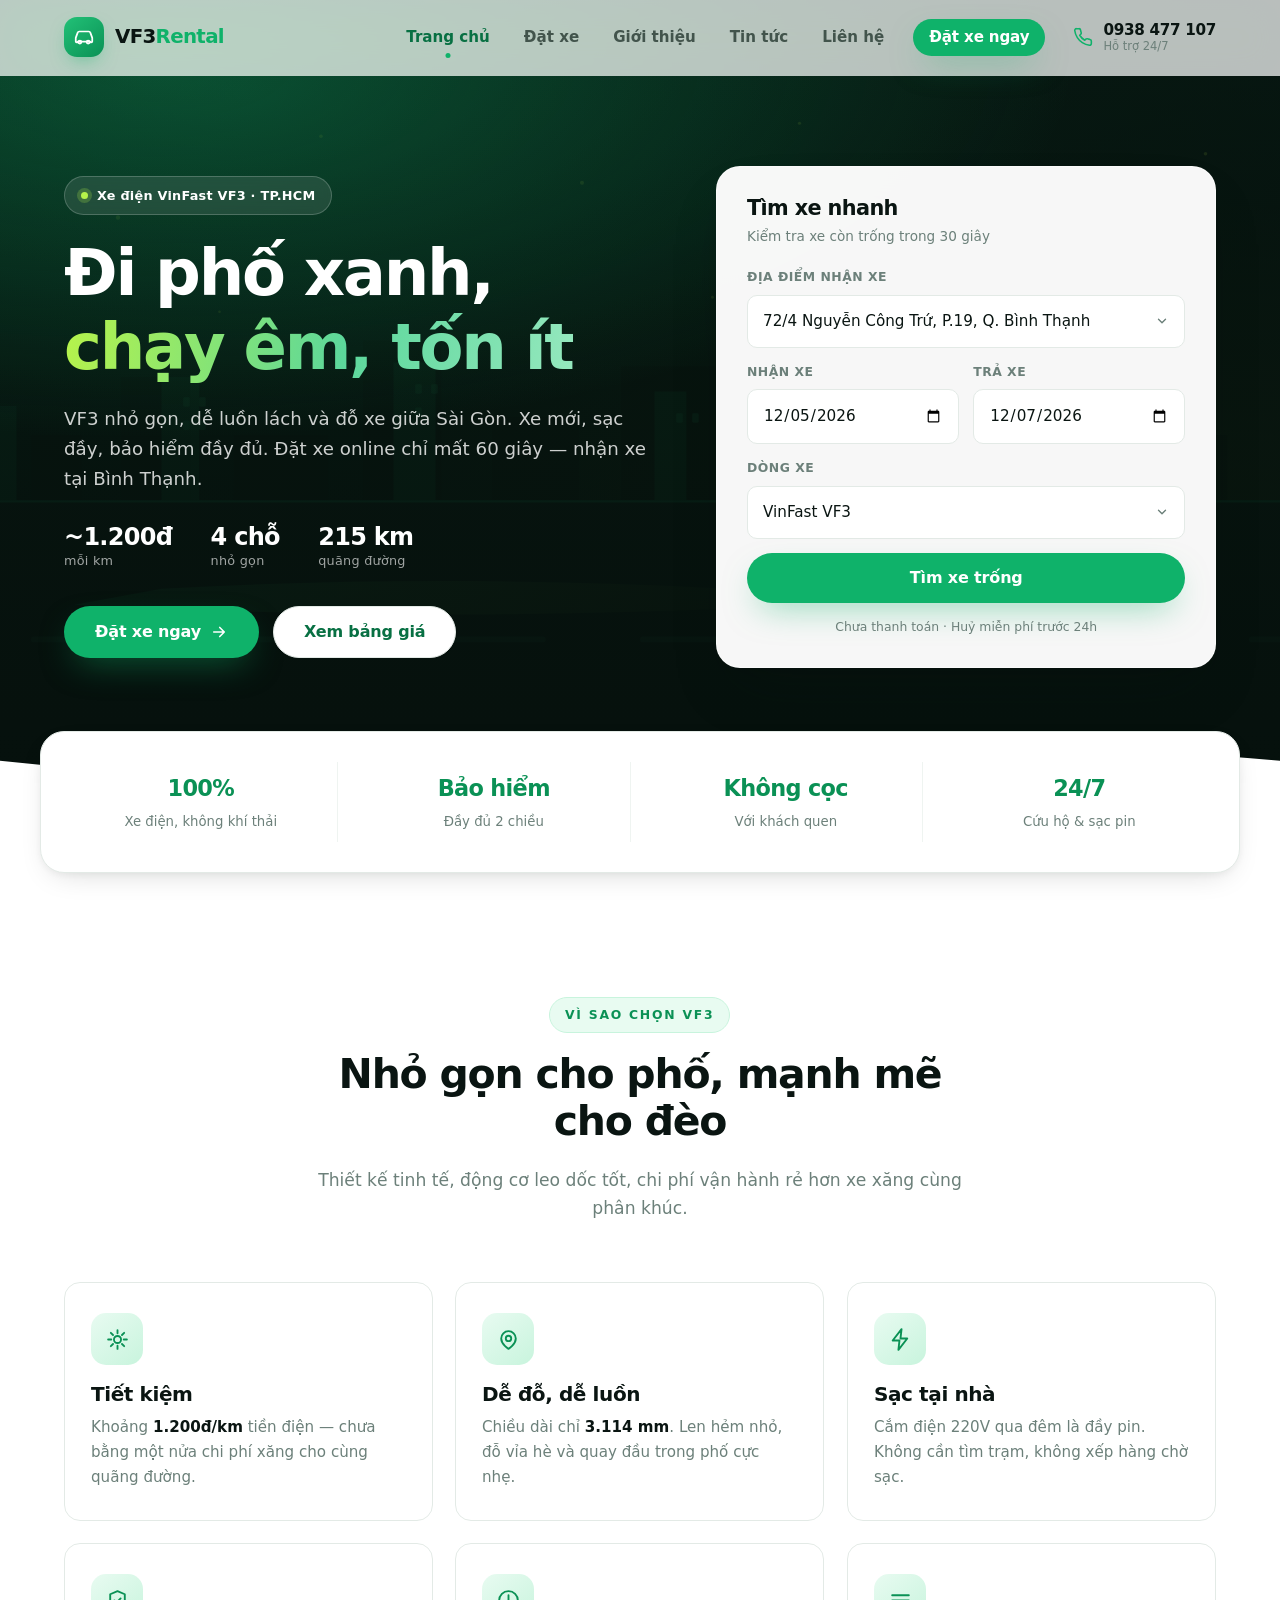
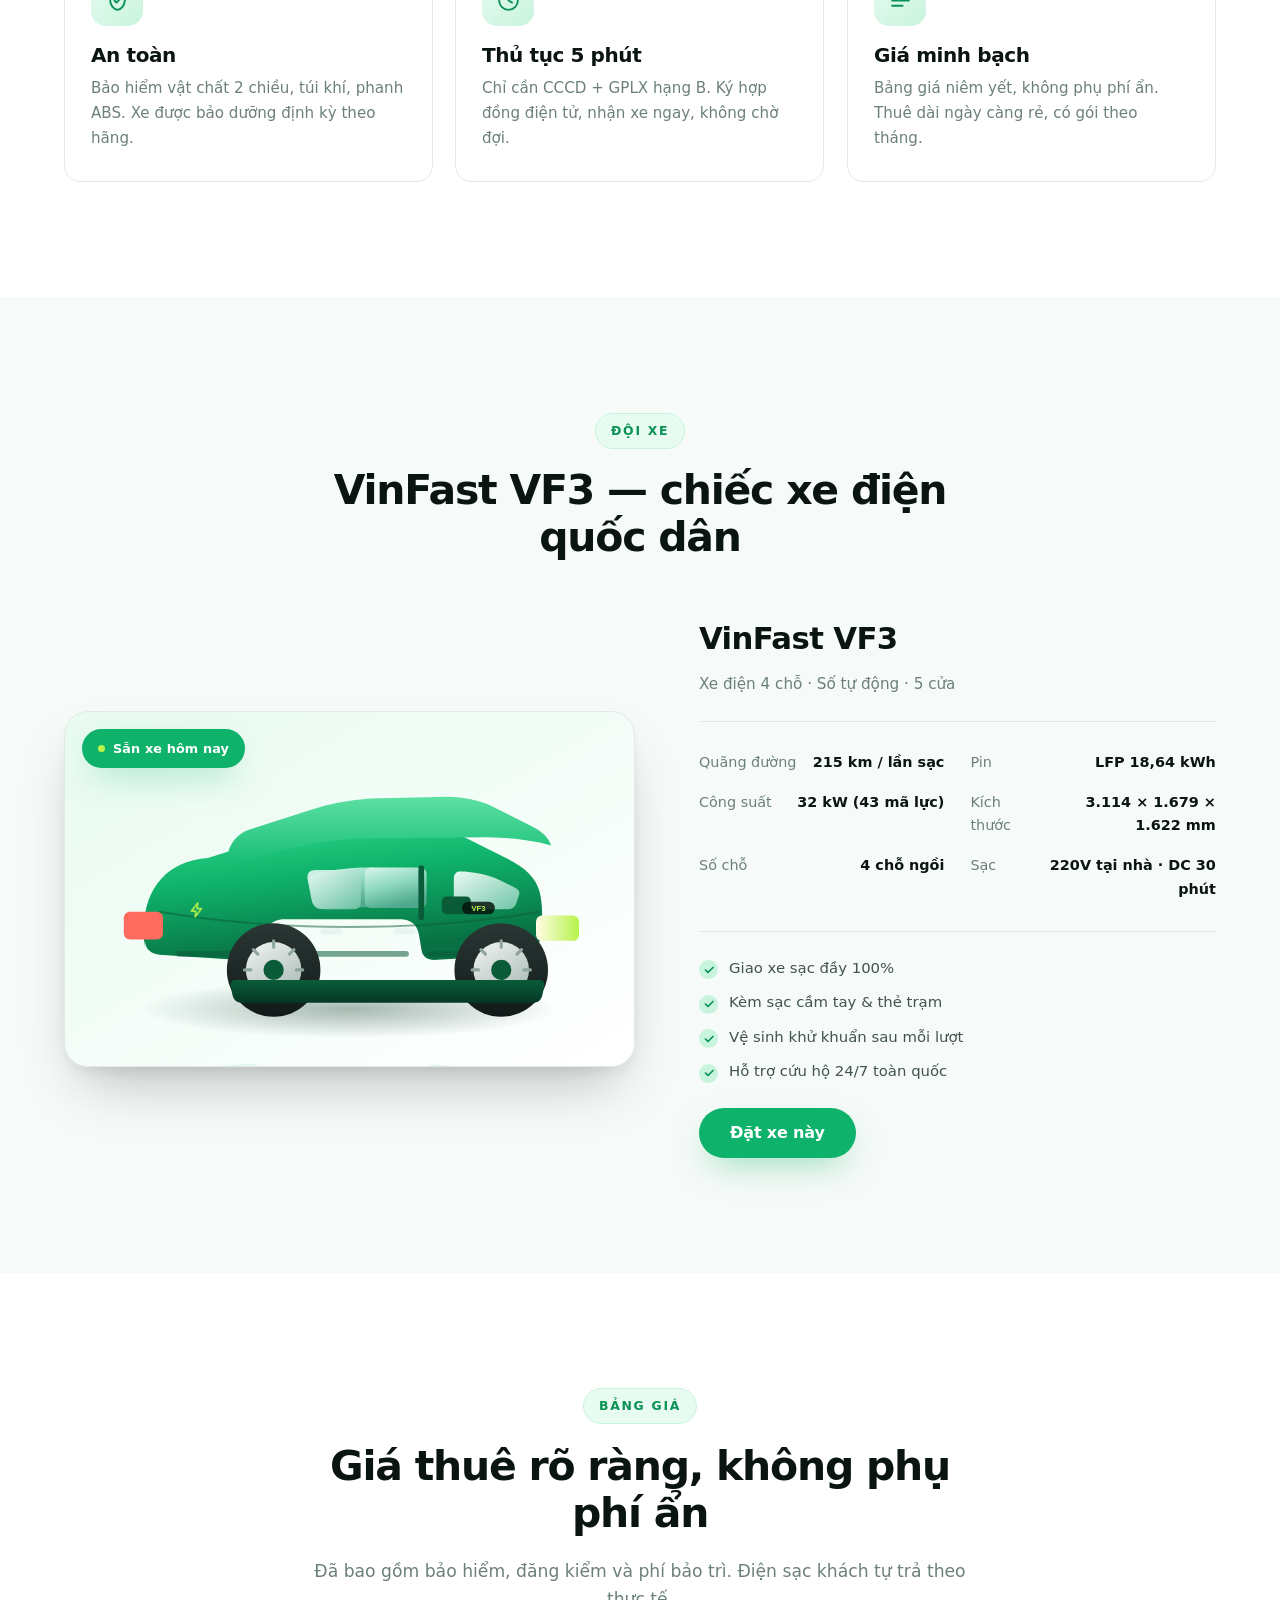
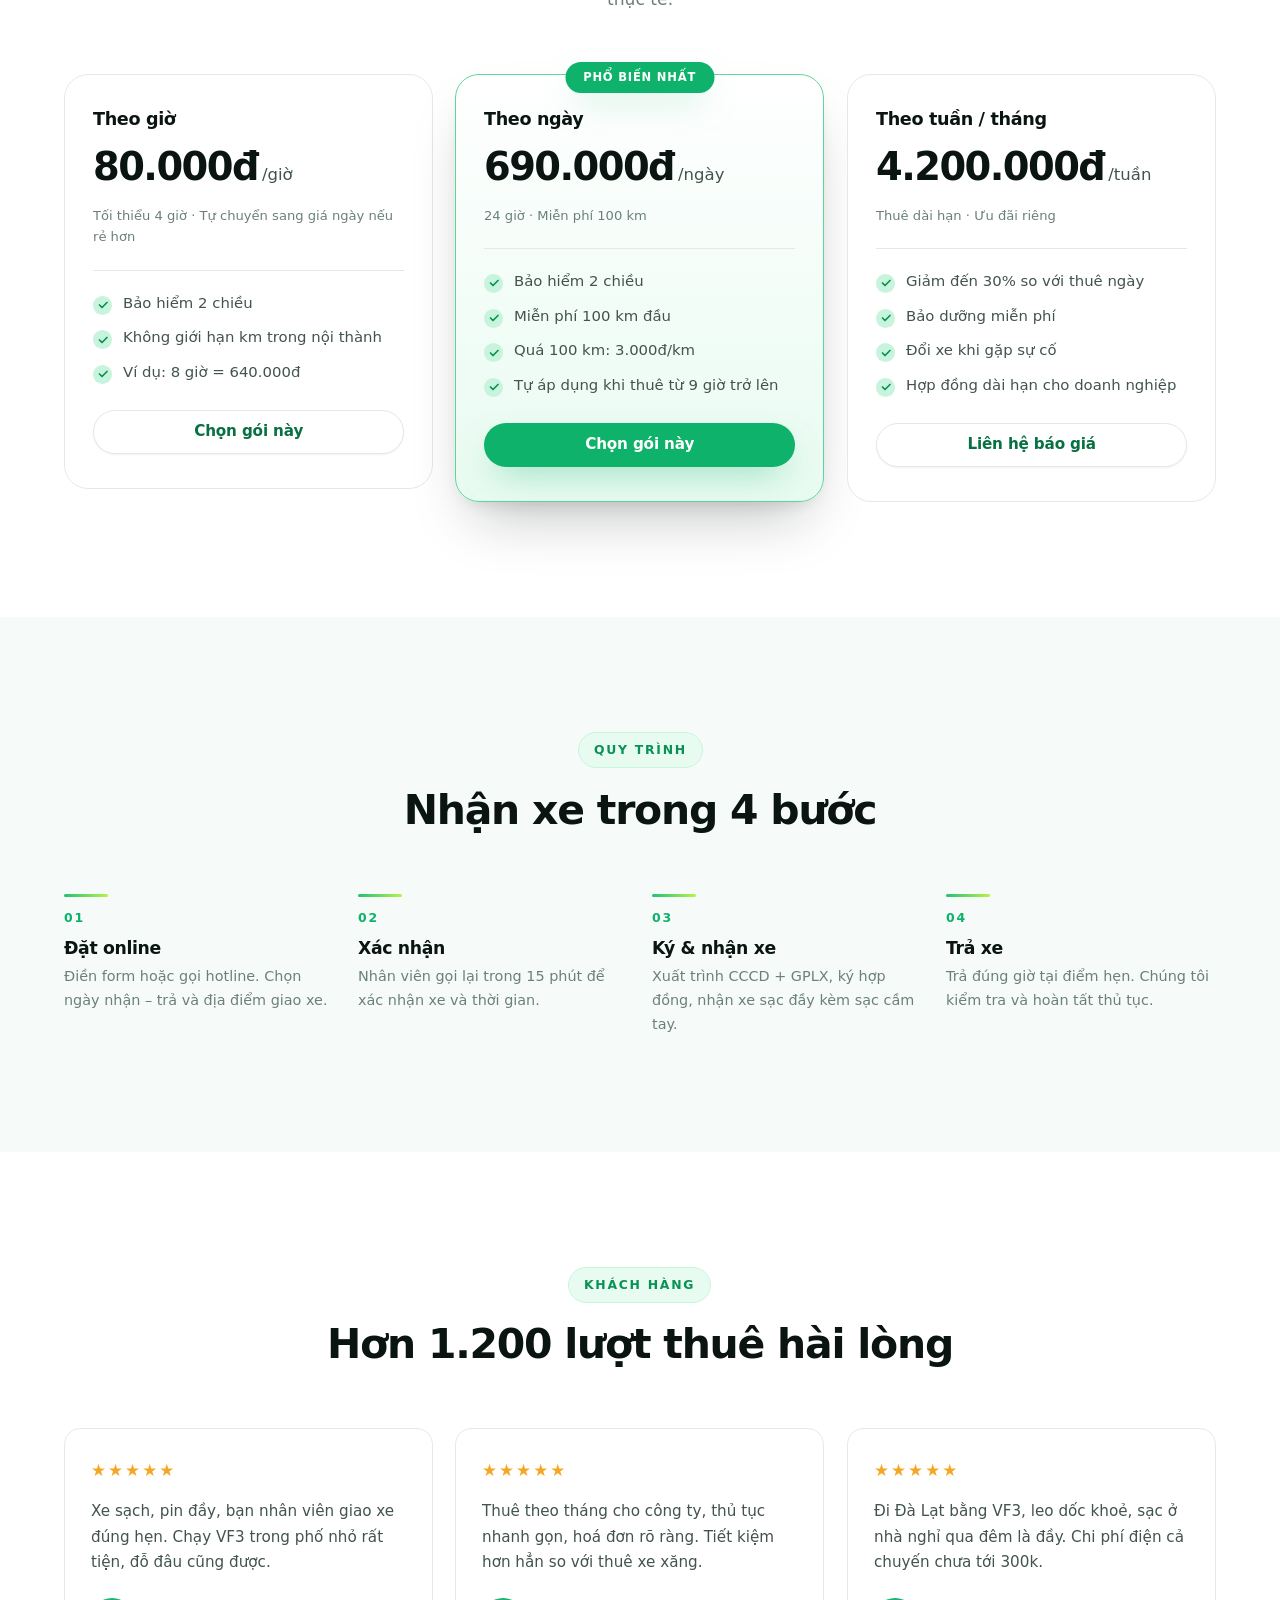
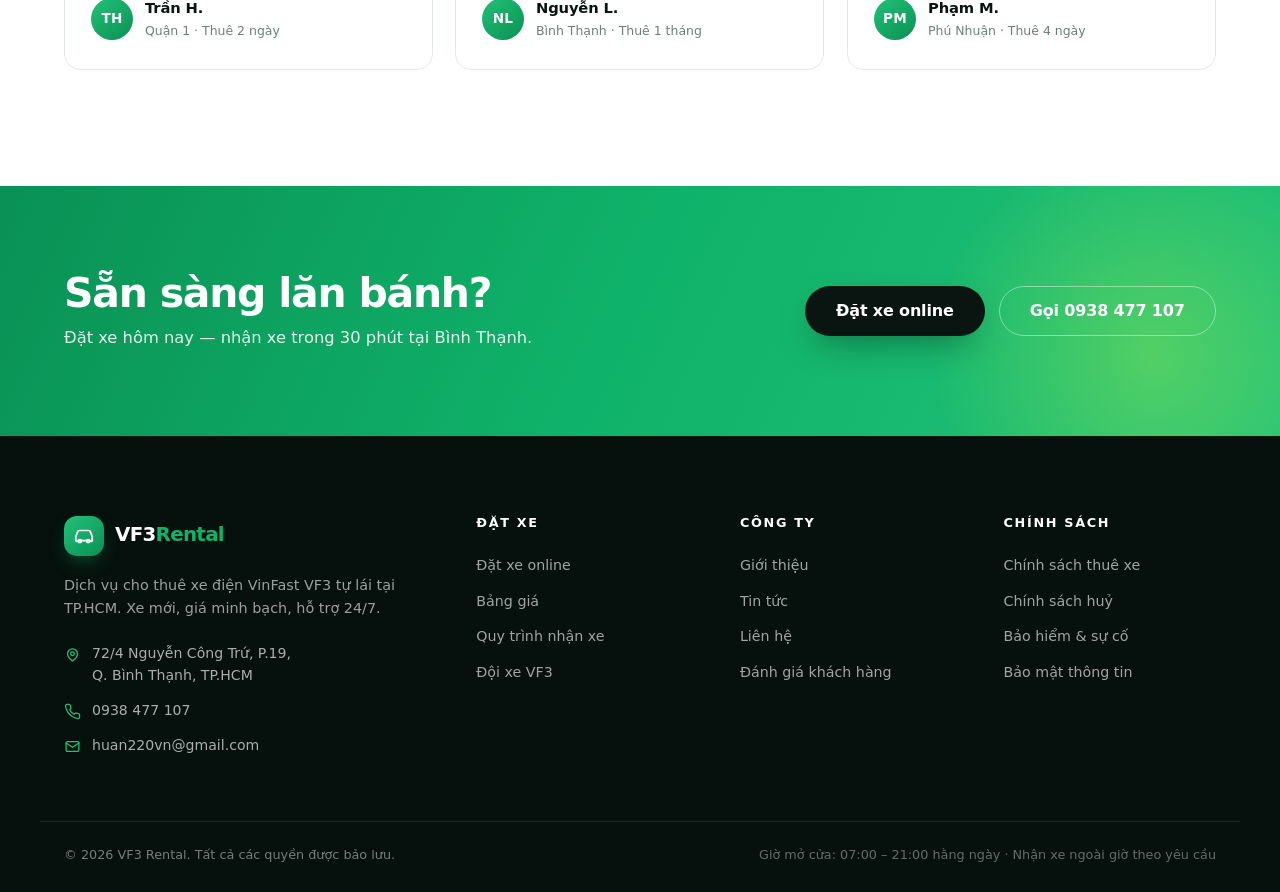
<file: index.html>
<!DOCTYPE html>
<html lang="vi">
<head>
<meta charset="UTF-8">
<meta name="viewport" content="width=device-width, initial-scale=1.0">
<title>VF3 Rental — Cho thuê xe điện VinFast VF3 | Bình Thạnh, TP.HCM</title>
<meta name="description" content="Cho thuê xe điện VinFast VF3 tại TP.HCM. Tự lái linh hoạt, giá minh bạch, xe mới, sạc đầy. Đặt xe online 60 giây. Hotline 0938 477 107.">
<meta name="theme-color" content="#0FB26A">
<meta property="og:title" content="VF3 Rental — Cho thuê xe điện VinFast VF3">
<meta property="og:description" content="Tự lái linh hoạt · Giá minh bạch · Xe mới sạc đầy. Đặt online 60 giây.">
<meta property="og:type" content="website">
<link rel="icon" href="assets/img/favicon.svg" type="image/svg+xml">
<link rel="stylesheet" href="assets/css/style.css">
</head>
<body>
<div class="scroll-progress" id="scrollProgress"></div>

<!-- ===================== HEADER ===================== -->
<header class="site-header" id="siteHeader">
  <div class="wrap header-inner">
    <a class="brand" href="index.html" aria-label="VF3 Rental - trang chủ">
      <span class="brand-mark" aria-hidden="true">
        <svg viewBox="0 0 24 24" fill="none" stroke="currentColor" stroke-width="1.9" stroke-linecap="round" stroke-linejoin="round">
          <path d="M5 17h14M3 13l2-5.5A2 2 0 0 1 6.9 6h10.2a2 2 0 0 1 1.9 1.5L21 13v4a1 1 0 0 1-1 1h-1.5M3 13v4a1 1 0 0 0 1 1h1.5"/>
          <circle cx="7.5" cy="17.5" r="1.6"/><circle cx="16.5" cy="17.5" r="1.6"/>
        </svg>
      </span>
      <span class="brand-text">VF3<span>Rental</span></span>
    </a>

    <nav class="nav" id="nav" aria-label="Điều hướng chính">
      <a href="index.html" class="is-active">Trang chủ</a>
      <a href="dat-xe.html">Đặt xe</a>
      <a href="gioi-thieu.html">Giới thiệu</a>
      <a href="tin-tuc.html">Tin tức</a>
      <a href="lien-he.html">Liên hệ</a>
      <a href="dat-xe.html" class="btn btn-primary btn-sm nav-cta">Đặt xe ngay</a>
    </nav>

    <div class="header-actions">
      <a class="hotline" href="tel:0938477107">
        <svg viewBox="0 0 24 24" fill="none" stroke="currentColor" stroke-width="1.9" stroke-linecap="round" stroke-linejoin="round" aria-hidden="true"><path d="M22 16.9v3a2 2 0 0 1-2.2 2 19.8 19.8 0 0 1-8.6-3.1 19.5 19.5 0 0 1-6-6A19.8 19.8 0 0 1 2.1 4.2 2 2 0 0 1 4.1 2h3a2 2 0 0 1 2 1.7c.1 1 .4 1.9.7 2.8a2 2 0 0 1-.5 2.1L8.1 9.9a16 16 0 0 0 6 6l1.3-1.3a2 2 0 0 1 2.1-.4c.9.3 1.8.6 2.8.7a2 2 0 0 1 1.7 2Z"/></svg>
        <span><b>0938 477 107</b><small>Hỗ trợ 24/7</small></span>
      </a>
      <button class="burger" id="burger" aria-label="Mở menu" aria-expanded="false" aria-controls="nav">
        <span></span><span></span><span></span>
      </button>
    </div>
  </div>
</header>

<main>
<!-- ===================== HERO ===================== -->
<section class="hero">
  <div class="hero-bg" aria-hidden="true">
    <img src="assets/img/hero.svg" alt="" width="1920" height="1080">
    <span class="hero-overlay"></span>
  </div>

  <div class="wrap hero-inner">
    <div class="hero-copy">
      <span class="pill reveal">
        <span class="dot"></span> Xe điện VinFast VF3 · TP.HCM
      </span>
      <h1 class="reveal" data-delay="1">
        Đi phố xanh,<br><span class="grad">chạy êm, tốn ít</span>
      </h1>
      <p class="lead reveal" data-delay="2">
        VF3 nhỏ gọn, dễ luồn lách và đỗ xe giữa Sài Gòn. Xe mới, sạc đầy, bảo hiểm đầy đủ.
        Đặt xe online chỉ mất 60 giây — nhận xe tại Bình Thạnh.
      </p>

      <ul class="hero-facts reveal" data-delay="3">
        <li><strong>~1.200đ</strong><span>mỗi km</span></li>
        <li><strong>4 chỗ</strong><span>nhỏ gọn</span></li>
        <li><strong>215 km</strong><span>quãng đường</span></li>
      </ul>

      <div class="hero-cta reveal" data-delay="4">
        <a href="dat-xe.html" class="btn btn-primary btn-lg">
          Đặt xe ngay
          <svg viewBox="0 0 24 24" fill="none" stroke="currentColor" stroke-width="2.2" stroke-linecap="round" stroke-linejoin="round" aria-hidden="true"><path d="M5 12h14M13 6l6 6-6 6"/></svg>
        </a>
        <a href="#bang-gia" class="btn btn-ghost btn-lg">Xem bảng giá</a>
      </div>
    </div>

    <!-- Booking nhanh -->
    <form class="quick-book reveal" data-delay="3" id="quickBook" novalidate>
      <h2>Tìm xe nhanh</h2>
      <p class="qb-sub">Kiểm tra xe còn trống trong 30 giây</p>

      <label class="field">
        <span>Địa điểm nhận xe</span>
        <select name="diaDiem" required>
          <option value="72/4 Nguyễn Công Trứ, P.19, Q. Bình Thạnh">72/4 Nguyễn Công Trứ, P.19, Q. Bình Thạnh</option>
          <option value="Giao xe tận nơi (nội thành TP.HCM)">Giao xe tận nơi (nội thành TP.HCM)</option>
          <option value="Sân bay Tân Sơn Nhất">Sân bay Tân Sơn Nhất</option>
        </select>
      </label>

      <div class="field-row">
        <label class="field">
          <span>Nhận xe</span>
          <input type="date" name="ngayNhan" required>
        </label>
        <label class="field">
          <span>Trả xe</span>
          <input type="date" name="ngayTra" required>
        </label>
      </div>

      <label class="field">
        <span>Dòng xe</span>
        <select name="dongXe">
          <option>VinFast VF3</option>
        </select>
      </label>

      <button class="btn btn-primary btn-block btn-lg" type="submit">
        Tìm xe trống
      </button>
      <p class="qb-note">Chưa thanh toán · Huỷ miễn phí trước 24h</p>
    </form>
  </div>

  <div class="hero-wave" aria-hidden="true">
    <svg viewBox="0 0 1440 90" preserveAspectRatio="none"><path d="M0 60c240 30 480 30 720 6s480-30 720-6v30H0Z" fill="var(--bg)"/></svg>
  </div>
</section>

<!-- ===================== TRUST BAR ===================== -->
<section class="trustbar">
  <div class="wrap trust-grid">
    <div class="trust reveal"><b>100%</b><span>Xe điện, không khí thải</span></div>
    <div class="trust reveal" data-delay="1"><b>Bảo hiểm</b><span>Đầy đủ 2 chiều</span></div>
    <div class="trust reveal" data-delay="2"><b>Không cọc</b><span>Với khách quen</span></div>
    <div class="trust reveal" data-delay="3"><b>24/7</b><span>Cứu hộ &amp; sạc pin</span></div>
  </div>
</section>

<!-- ===================== ƯU ĐIỂM ===================== -->
<section class="section" id="uu-diem">
  <div class="wrap">
    <header class="sec-head">
      <span class="eyebrow reveal">Vì sao chọn VF3</span>
      <h2 class="reveal" data-delay="1">Nhỏ gọn cho phố, mạnh mẽ cho đèo</h2>
      <p class="reveal" data-delay="2">Thiết kế tinh tế, động cơ leo dốc tốt, chi phí vận hành rẻ hơn xe xăng cùng phân khúc.</p>
    </header>

    <div class="cards-3">
      <article class="card reveal">
        <span class="card-ico">
          <svg viewBox="0 0 24 24" fill="none" stroke="currentColor" stroke-width="1.8" stroke-linecap="round" stroke-linejoin="round"><path d="M12 3v3M12 18v3M5.6 5.6l2.1 2.1M16.3 16.3l2.1 2.1M3 12h3M18 12h3M5.6 18.4l2.1-2.1M16.3 7.7l2.1-2.1"/><circle cx="12" cy="12" r="3.4"/></svg>
        </span>
        <h3>Tiết kiệm</h3>
        <p>Khoảng <b>1.200đ/km</b> tiền điện — chưa bằng một nửa chi phí xăng cho cùng quãng đường.</p>
      </article>

      <article class="card reveal" data-delay="1">
        <span class="card-ico">
          <svg viewBox="0 0 24 24" fill="none" stroke="currentColor" stroke-width="1.8" stroke-linecap="round" stroke-linejoin="round"><path d="M12 21s-7-4.4-7-10a7 7 0 0 1 14 0c0 5.6-7 10-7 10Z"/><circle cx="12" cy="11" r="2.6"/></svg>
        </span>
        <h3>Dễ đỗ, dễ luồn</h3>
        <p>Chiều dài chỉ <b>3.114 mm</b>. Len hẻm nhỏ, đỗ vỉa hè và quay đầu trong phố cực nhẹ.</p>
      </article>

      <article class="card reveal" data-delay="2">
        <span class="card-ico">
          <svg viewBox="0 0 24 24" fill="none" stroke="currentColor" stroke-width="1.8" stroke-linecap="round" stroke-linejoin="round"><path d="M13 2 4.5 13H11l-1 9 8.5-11H12l1-9Z"/></svg>
        </span>
        <h3>Sạc tại nhà</h3>
        <p>Cắm điện 220V qua đêm là đầy pin. Không cần tìm trạm, không xếp hàng chờ sạc.</p>
      </article>

      <article class="card reveal">
        <span class="card-ico">
          <svg viewBox="0 0 24 24" fill="none" stroke="currentColor" stroke-width="1.8" stroke-linecap="round" stroke-linejoin="round"><path d="M12 3l7 3v6c0 4.4-3 8.2-7 9-4-.8-7-4.6-7-9V6l7-3Z"/><path d="m9 12 2 2 4-4"/></svg>
        </span>
        <h3>An toàn</h3>
        <p>Bảo hiểm vật chất 2 chiều, túi khí, phanh ABS. Xe được bảo dưỡng định kỳ theo hãng.</p>
      </article>

      <article class="card reveal" data-delay="1">
        <span class="card-ico">
          <svg viewBox="0 0 24 24" fill="none" stroke="currentColor" stroke-width="1.8" stroke-linecap="round" stroke-linejoin="round"><circle cx="12" cy="12" r="9"/><path d="M12 7v5l3.5 2"/></svg>
        </span>
        <h3>Thủ tục 5 phút</h3>
        <p>Chỉ cần CCCD + GPLX hạng B. Ký hợp đồng điện tử, nhận xe ngay, không chờ đợi.</p>
      </article>

      <article class="card reveal" data-delay="2">
        <span class="card-ico">
          <svg viewBox="0 0 24 24" fill="none" stroke="currentColor" stroke-width="1.8" stroke-linecap="round" stroke-linejoin="round"><path d="M4 7h16M4 12h16M4 17h10"/></svg>
        </span>
        <h3>Giá minh bạch</h3>
        <p>Bảng giá niêm yết, không phụ phí ẩn. Thuê dài ngày càng rẻ, có gói theo tháng.</p>
      </article>
    </div>
  </div>
</section>

<!-- ===================== XE ===================== -->
<section class="section section-alt" id="xe">
  <div class="wrap">
    <header class="sec-head">
      <span class="eyebrow reveal">Đội xe</span>
      <h2 class="reveal" data-delay="1">VinFast VF3 — chiếc xe điện quốc dân</h2>
    </header>

    <div class="car-showcase">
      <div class="car-visual reveal">
        <img src="assets/img/vf3.svg" alt="Xe điện VinFast VF3" width="900" height="560">
        <span class="car-badge">Sẵn xe hôm nay</span>
      </div>

      <div class="car-info reveal" data-delay="1">
        <h3>VinFast VF3</h3>
        <p class="car-sub">Xe điện 4 chỗ · Số tự động · 5 cửa</p>

        <dl class="specs">
          <div><dt>Quãng đường</dt><dd>215 km / lần sạc</dd></div>
          <div><dt>Pin</dt><dd>LFP 18,64 kWh</dd></div>
          <div><dt>Công suất</dt><dd>32 kW (43 mã lực)</dd></div>
          <div><dt>Kích thước</dt><dd>3.114 × 1.679 × 1.622 mm</dd></div>
          <div><dt>Số chỗ</dt><dd>4 chỗ ngồi</dd></div>
          <div><dt>Sạc</dt><dd>220V tại nhà · DC 30 phút</dd></div>
        </dl>

        <ul class="ticks">
          <li>Giao xe sạc đầy 100%</li>
          <li>Kèm sạc cầm tay &amp; thẻ trạm</li>
          <li>Vệ sinh khử khuẩn sau mỗi lượt</li>
          <li>Hỗ trợ cứu hộ 24/7 toàn quốc</li>
        </ul>

        <a href="dat-xe.html" class="btn btn-primary btn-lg">Đặt xe này</a>
      </div>
    </div>
  </div>
</section>

<!-- ===================== BẢNG GIÁ ===================== -->
<section class="section" id="bang-gia">
  <div class="wrap">
    <header class="sec-head">
      <span class="eyebrow reveal">Bảng giá</span>
      <h2 class="reveal" data-delay="1">Giá thuê rõ ràng, không phụ phí ẩn</h2>
      <p class="reveal" data-delay="2">Đã bao gồm bảo hiểm, đăng kiểm và phí bảo trì. Điện sạc khách tự trả theo thực tế.</p>
    </header>

    <div class="pricing">
      <article class="price-card reveal">
        <h3>Theo giờ</h3>
        <p class="price"><span>80.000đ</span>/giờ</p>
        <p class="price-note">Tối thiểu 4 giờ · Tự chuyển sang giá ngày nếu rẻ hơn</p>
        <ul class="ticks">
          <li>Bảo hiểm 2 chiều</li>
          <li>Không giới hạn km trong nội thành</li>
          <li>Ví dụ: 8 giờ = 640.000đ</li>
        </ul>
        <a href="dat-xe.html" class="btn btn-ghost btn-block">Chọn gói này</a>
      </article>

      <article class="price-card price-card--hot reveal" data-delay="1">
        <span class="ribbon">Phổ biến nhất</span>
        <h3>Theo ngày</h3>
        <p class="price"><span>690.000đ</span>/ngày</p>
        <p class="price-note">24 giờ · Miễn phí 100 km</p>
        <ul class="ticks">
          <li>Bảo hiểm 2 chiều</li>
          <li>Miễn phí 100 km đầu</li>
          <li>Quá 100 km: 3.000đ/km</li>
          <li>Tự áp dụng khi thuê từ 9 giờ trở lên</li>
        </ul>
        <a href="dat-xe.html" class="btn btn-primary btn-block">Chọn gói này</a>
      </article>

      <article class="price-card reveal" data-delay="2">
        <h3>Theo tuần / tháng</h3>
        <p class="price"><span>4.200.000đ</span>/tuần</p>
        <p class="price-note">Thuê dài hạn · Ưu đãi riêng</p>
        <ul class="ticks">
          <li>Giảm đến 30% so với thuê ngày</li>
          <li>Bảo dưỡng miễn phí</li>
          <li>Đổi xe khi gặp sự cố</li>
          <li>Hợp đồng dài hạn cho doanh nghiệp</li>
        </ul>
        <a href="lien-he.html" class="btn btn-ghost btn-block">Liên hệ báo giá</a>
      </article>
    </div>
  </div>
</section>

<!-- ===================== QUY TRÌNH ===================== -->
<section class="section section-alt" id="quy-trinh">
  <div class="wrap">
    <header class="sec-head">
      <span class="eyebrow reveal">Quy trình</span>
      <h2 class="reveal" data-delay="1">Nhận xe trong 4 bước</h2>
    </header>

    <ol class="steps">
      <li class="reveal"><span class="step-n">01</span><h3>Đặt online</h3><p>Điền form hoặc gọi hotline. Chọn ngày nhận – trả và địa điểm giao xe.</p></li>
      <li class="reveal" data-delay="1"><span class="step-n">02</span><h3>Xác nhận</h3><p>Nhân viên gọi lại trong 15 phút để xác nhận xe và thời gian.</p></li>
      <li class="reveal" data-delay="2"><span class="step-n">03</span><h3>Ký &amp; nhận xe</h3><p>Xuất trình CCCD + GPLX, ký hợp đồng, nhận xe sạc đầy kèm sạc cầm tay.</p></li>
      <li class="reveal" data-delay="3"><span class="step-n">04</span><h3>Trả xe</h3><p>Trả đúng giờ tại điểm hẹn. Chúng tôi kiểm tra và hoàn tất thủ tục.</p></li>
    </ol>
  </div>
</section>

<!-- ===================== ĐÁNH GIÁ ===================== -->
<section class="section" id="danh-gia">
  <div class="wrap">
    <header class="sec-head">
      <span class="eyebrow reveal">Khách hàng</span>
      <h2 class="reveal" data-delay="1">Hơn 1.200 lượt thuê hài lòng</h2>
    </header>

    <div class="reviews">
      <figure class="review reveal">
        <div class="stars" aria-label="5 trên 5 sao">★★★★★</div>
        <blockquote>Xe sạch, pin đầy, bạn nhân viên giao xe đúng hẹn. Chạy VF3 trong phố nhỏ rất tiện, đỗ đâu cũng được.</blockquote>
        <figcaption><span class="av">TH</span><span><b>Trần H.</b><small>Quận 1 · Thuê 2 ngày</small></span></figcaption>
      </figure>

      <figure class="review reveal" data-delay="1">
        <div class="stars" aria-label="5 trên 5 sao">★★★★★</div>
        <blockquote>Thuê theo tháng cho công ty, thủ tục nhanh gọn, hoá đơn rõ ràng. Tiết kiệm hơn hẳn so với thuê xe xăng.</blockquote>
        <figcaption><span class="av">NL</span><span><b>Nguyễn L.</b><small>Bình Thạnh · Thuê 1 tháng</small></span></figcaption>
      </figure>

      <figure class="review reveal" data-delay="2">
        <div class="stars" aria-label="5 trên 5 sao">★★★★★</div>
        <blockquote>Đi Đà Lạt bằng VF3, leo dốc khoẻ, sạc ở nhà nghỉ qua đêm là đầy. Chi phí điện cả chuyến chưa tới 300k.</blockquote>
        <figcaption><span class="av">PM</span><span><b>Phạm M.</b><small>Phú Nhuận · Thuê 4 ngày</small></span></figcaption>
      </figure>
    </div>
  </div>
</section>

<!-- ===================== CTA ===================== -->
<section class="cta-band">
  <div class="wrap cta-inner">
    <div class="reveal">
      <h2>Sẵn sàng lăn bánh?</h2>
      <p>Đặt xe hôm nay — nhận xe trong 30 phút tại Bình Thạnh.</p>
    </div>
    <div class="cta-buttons reveal" data-delay="1">
      <a href="dat-xe.html" class="btn btn-dark btn-lg">Đặt xe online</a>
      <a href="tel:0938477107" class="btn btn-outline-light btn-lg">Gọi 0938 477 107</a>
    </div>
  </div>
</section>
</main>

<!-- ===================== FOOTER ===================== -->
<footer class="site-footer">
  <div class="wrap footer-grid">
    <div class="f-brand">
      <a class="brand brand--light" href="index.html">
        <span class="brand-mark" aria-hidden="true">
          <svg viewBox="0 0 24 24" fill="none" stroke="currentColor" stroke-width="1.9" stroke-linecap="round" stroke-linejoin="round">
            <path d="M5 17h14M3 13l2-5.5A2 2 0 0 1 6.9 6h10.2a2 2 0 0 1 1.9 1.5L21 13v4a1 1 0 0 1-1 1h-1.5M3 13v4a1 1 0 0 0 1 1h1.5"/>
            <circle cx="7.5" cy="17.5" r="1.6"/><circle cx="16.5" cy="17.5" r="1.6"/>
          </svg>
        </span>
        <span class="brand-text">VF3<span>Rental</span></span>
      </a>
      <p>Dịch vụ cho thuê xe điện VinFast VF3 tự lái tại TP.HCM. Xe mới, giá minh bạch, hỗ trợ 24/7.</p>

      <ul class="f-contact">
        <li>
          <svg viewBox="0 0 24 24" fill="none" stroke="currentColor" stroke-width="1.8" stroke-linecap="round" stroke-linejoin="round" aria-hidden="true"><path d="M12 21s-7-4.4-7-10a7 7 0 0 1 14 0c0 5.6-7 10-7 10Z"/><circle cx="12" cy="11" r="2.6"/></svg>
          <span>72/4 Nguyễn Công Trứ, P.19,<br>Q. Bình Thạnh, TP.HCM</span>
        </li>
        <li>
          <svg viewBox="0 0 24 24" fill="none" stroke="currentColor" stroke-width="1.8" stroke-linecap="round" stroke-linejoin="round" aria-hidden="true"><path d="M22 16.9v3a2 2 0 0 1-2.2 2 19.8 19.8 0 0 1-8.6-3.1 19.5 19.5 0 0 1-6-6A19.8 19.8 0 0 1 2.1 4.2 2 2 0 0 1 4.1 2h3a2 2 0 0 1 2 1.7c.1 1 .4 1.9.7 2.8a2 2 0 0 1-.5 2.1L8.1 9.9a16 16 0 0 0 6 6l1.3-1.3a2 2 0 0 1 2.1-.4c.9.3 1.8.6 2.8.7a2 2 0 0 1 1.7 2Z"/></svg>
          <a href="tel:0938477107">0938 477 107</a>
        </li>
        <li>
          <svg viewBox="0 0 24 24" fill="none" stroke="currentColor" stroke-width="1.8" stroke-linecap="round" stroke-linejoin="round" aria-hidden="true"><rect x="3" y="5" width="18" height="14" rx="2"/><path d="m3 7 9 6 9-6"/></svg>
          <a href="mailto:huan220vn@gmail.com">huan220vn@gmail.com</a>
        </li>
      </ul>
    </div>

    <nav class="f-col" aria-label="Đặt xe">
      <h4>Đặt xe</h4>
      <a href="dat-xe.html">Đặt xe online</a>
      <a href="#bang-gia">Bảng giá</a>
      <a href="#quy-trinh">Quy trình nhận xe</a>
      <a href="#xe">Đội xe VF3</a>
    </nav>

    <nav class="f-col" aria-label="Công ty">
      <h4>Công ty</h4>
      <a href="gioi-thieu.html">Giới thiệu</a>
      <a href="tin-tuc.html">Tin tức</a>
      <a href="lien-he.html">Liên hệ</a>
      <a href="index.html#danh-gia">Đánh giá khách hàng</a>
    </nav>

    <nav class="f-col" aria-label="Chính sách">
      <h4>Chính sách</h4>
      <a href="chinh-sach.html#thue">Chính sách thuê xe</a>
      <a href="chinh-sach.html#huy">Chính sách huỷ</a>
      <a href="chinh-sach.html#bao-hiem">Bảo hiểm &amp; sự cố</a>
      <a href="chinh-sach.html#bao-mat">Bảo mật thông tin</a>
    </nav>
  </div>

  <div class="wrap footer-bottom">
    <p>© <span id="year"></span> VF3 Rental. Tất cả các quyền được bảo lưu.</p>
    <p class="f-hours">Giờ mở cửa: 07:00 – 21:00 hằng ngày · Nhận xe ngoài giờ theo yêu cầu</p>
  </div>
</footer>

<!-- Nút gọi nổi trên mobile -->
<a class="fab-call" href="tel:0938477107" aria-label="Gọi hotline 0938 477 107">
  <svg viewBox="0 0 24 24" fill="none" stroke="currentColor" stroke-width="2" stroke-linecap="round" stroke-linejoin="round"><path d="M22 16.9v3a2 2 0 0 1-2.2 2 19.8 19.8 0 0 1-8.6-3.1 19.5 19.5 0 0 1-6-6A19.8 19.8 0 0 1 2.1 4.2 2 2 0 0 1 4.1 2h3a2 2 0 0 1 2 1.7c.1 1 .4 1.9.7 2.8a2 2 0 0 1-.5 2.1L8.1 9.9a16 16 0 0 0 6 6l1.3-1.3a2 2 0 0 1 2.1-.4c.9.3 1.8.6 2.8.7a2 2 0 0 1 1.7 2Z"/></svg>
</a>

<script src="assets/js/config.js"></script>
<script src="assets/js/app.js"></script>
</body>
</html>
</file>
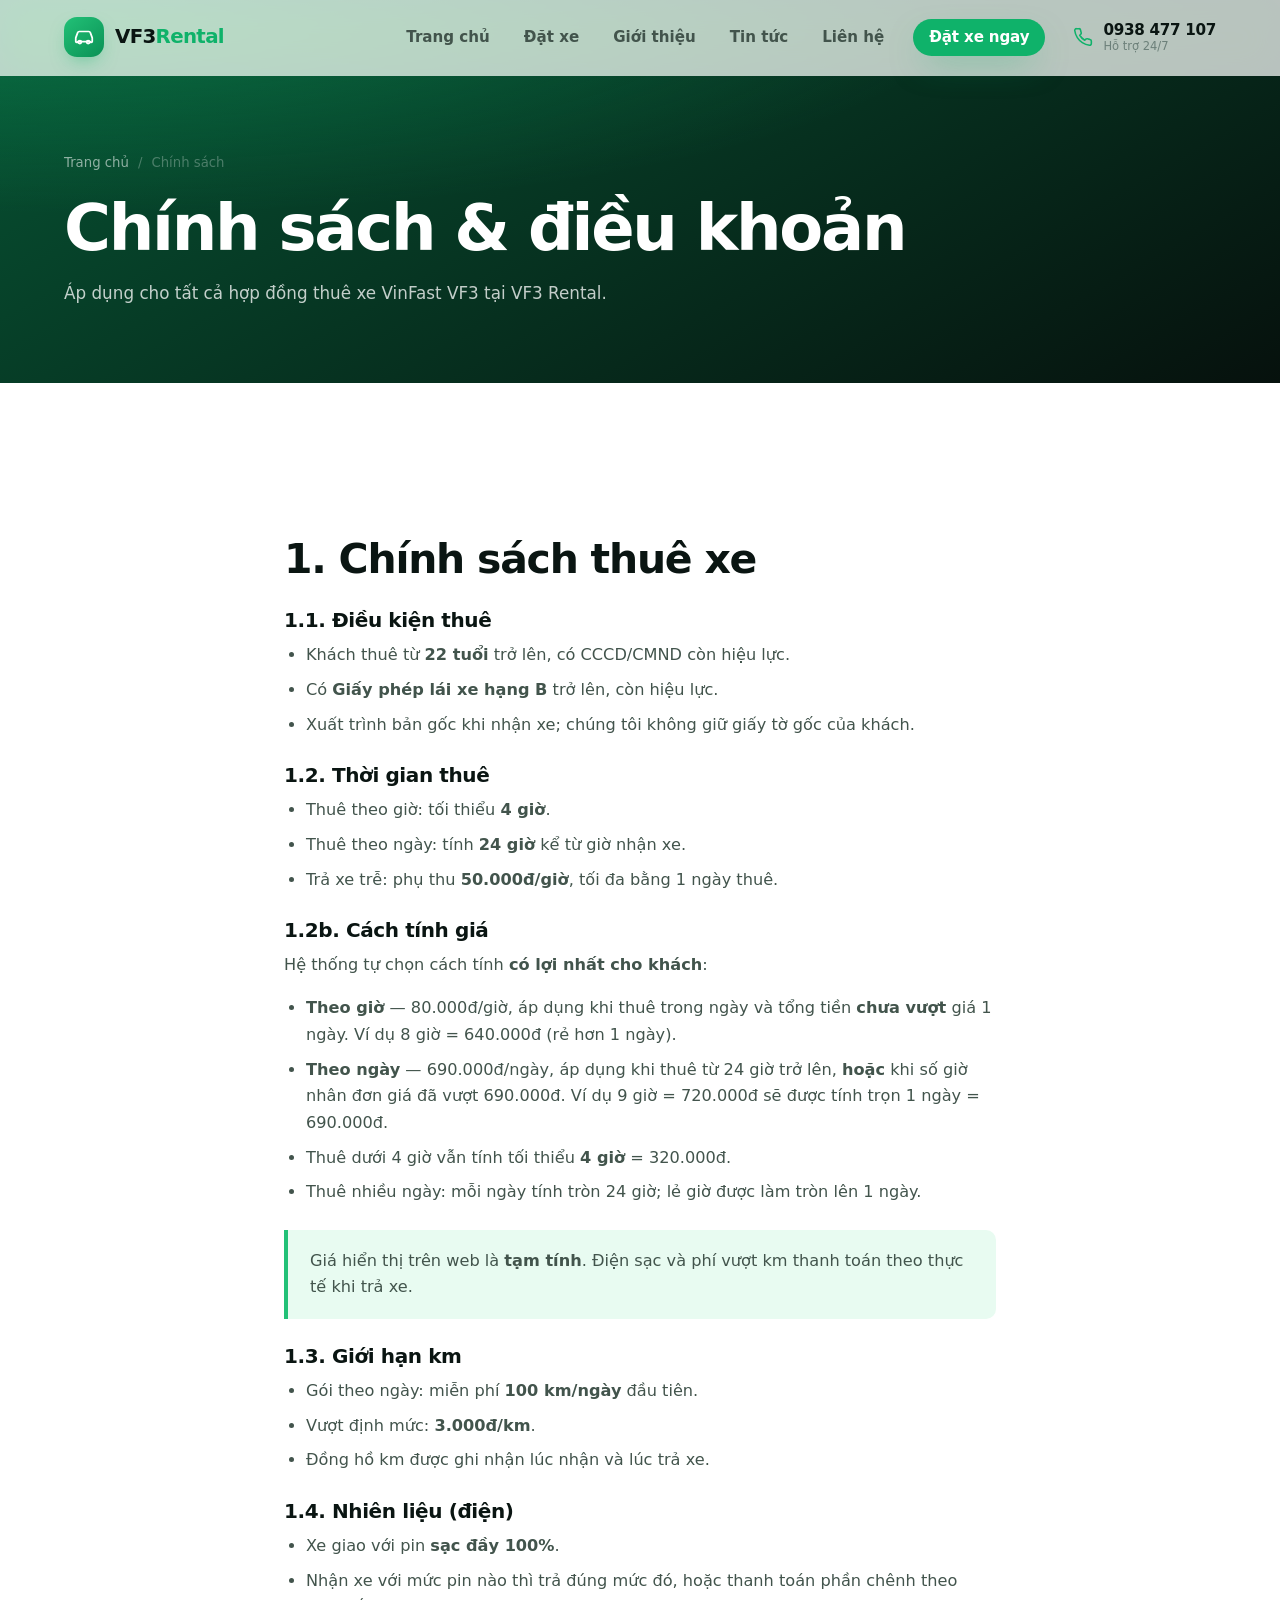
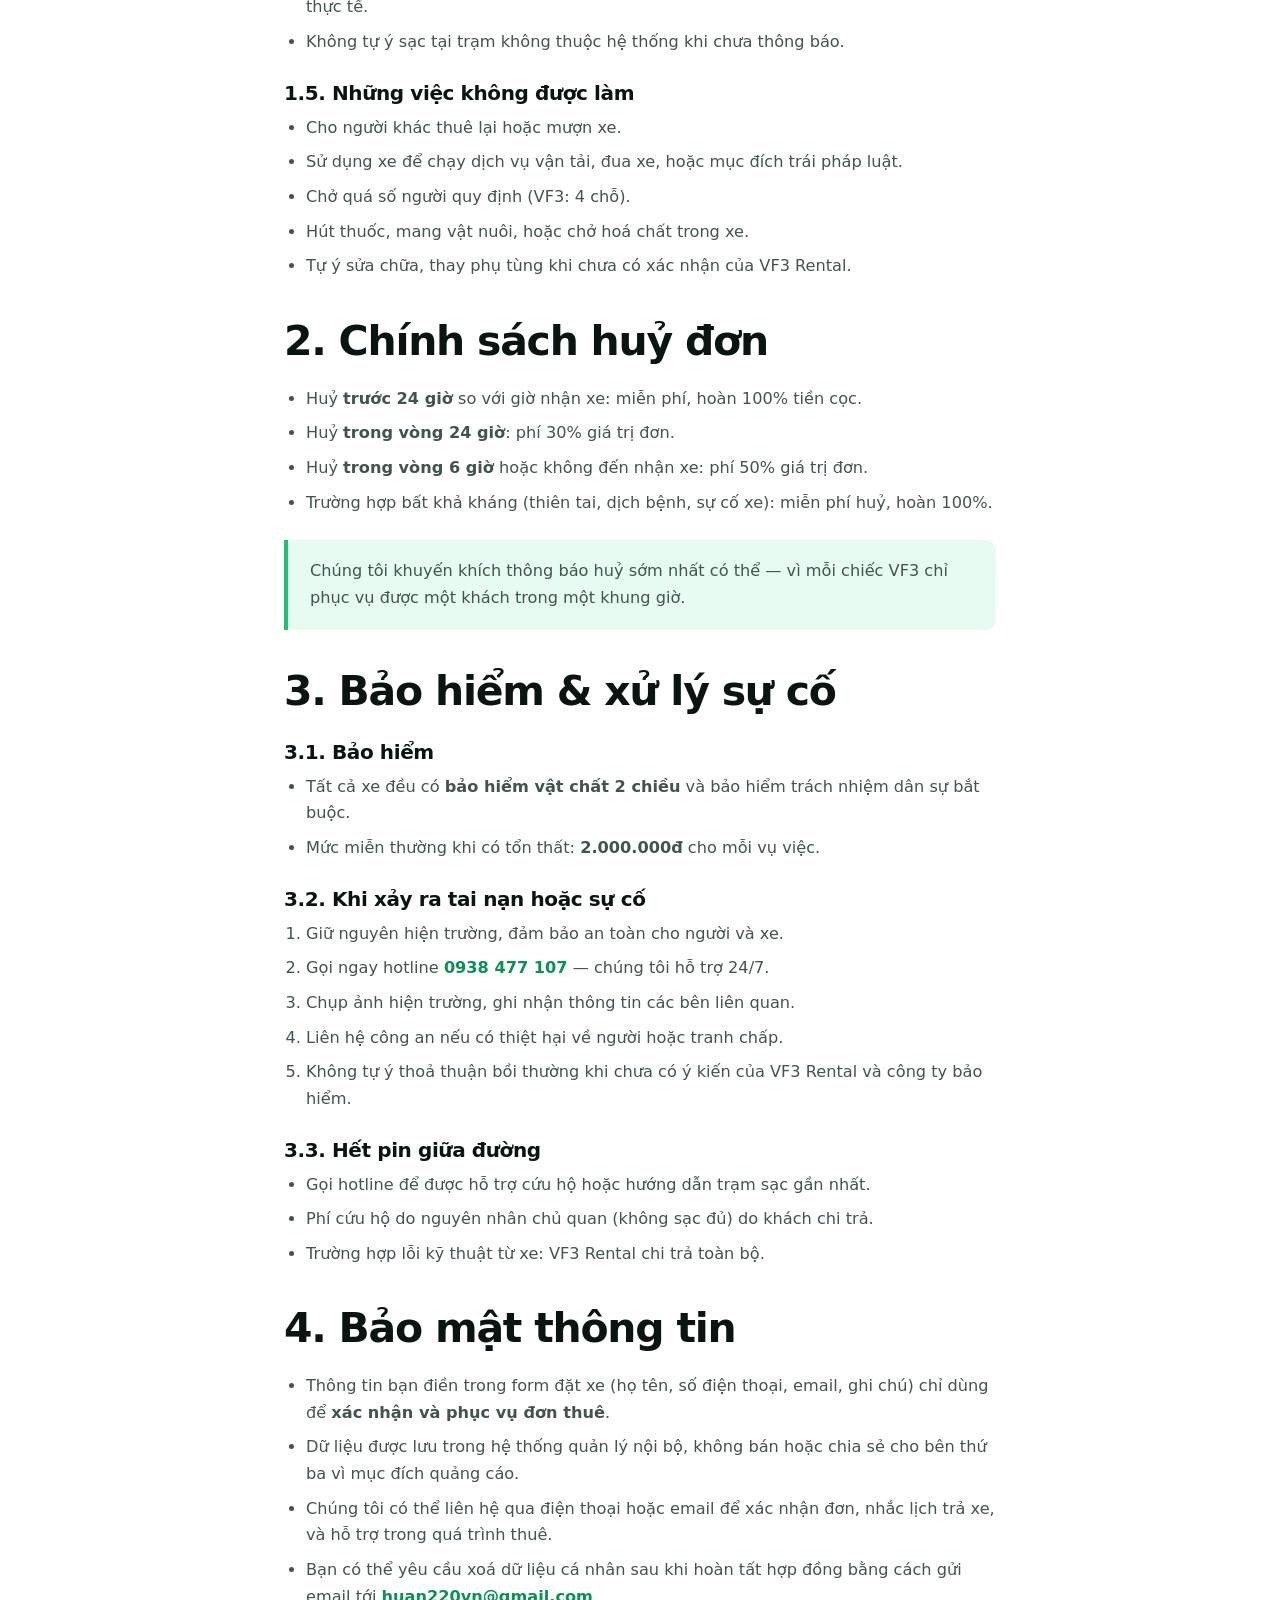
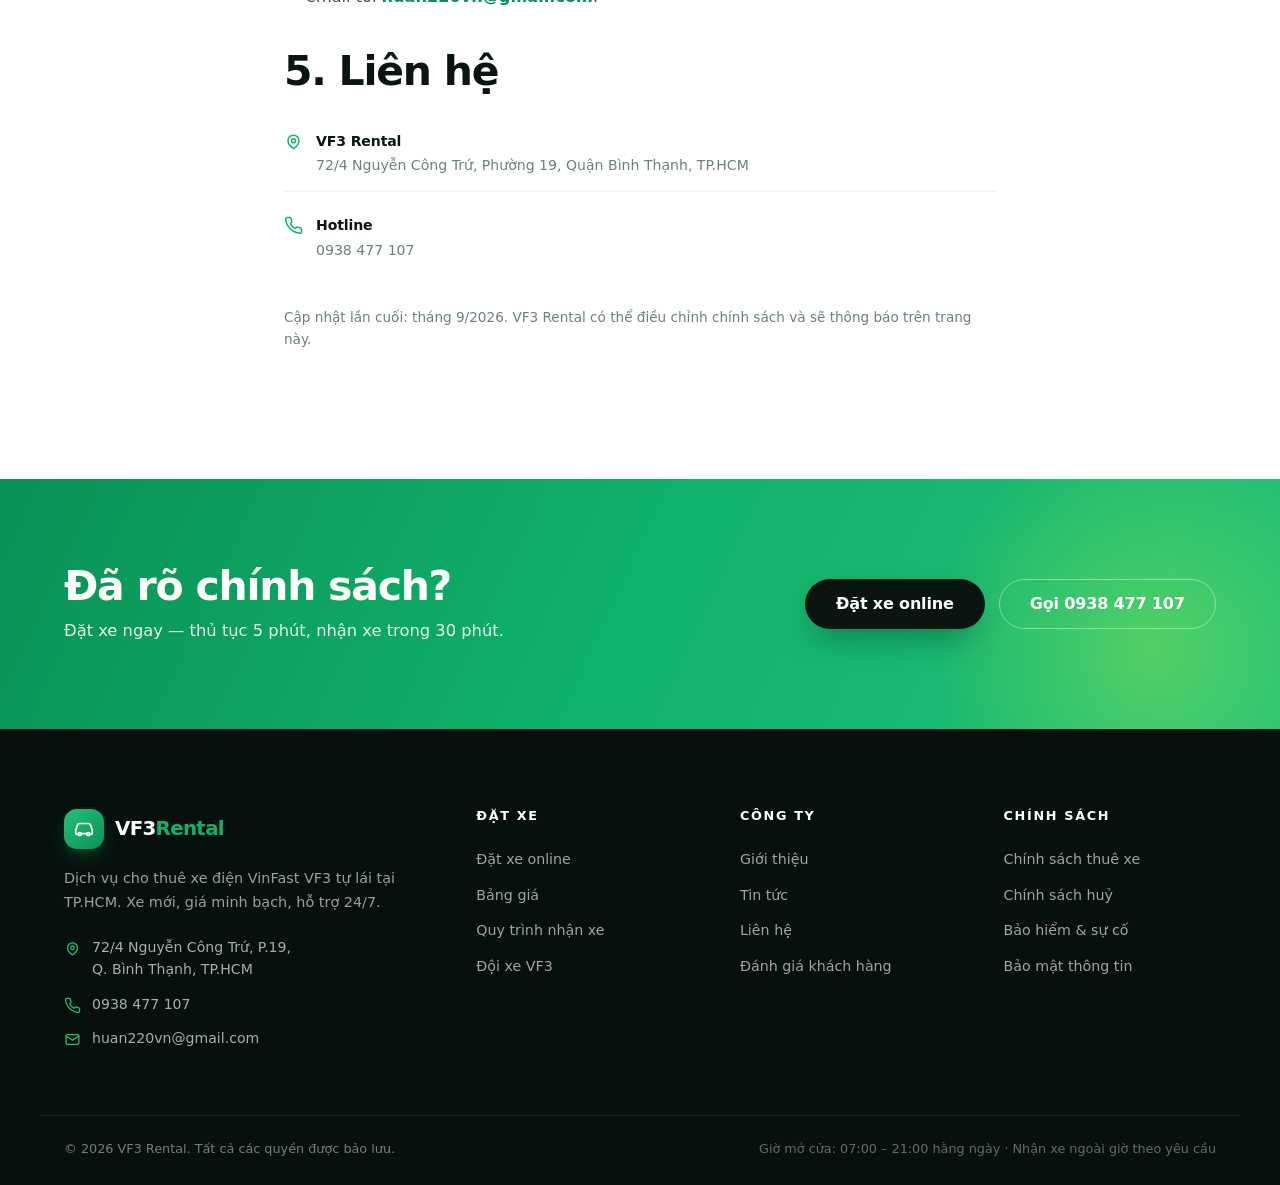
<file: chinh-sach.html>
<!DOCTYPE html>
<html lang="vi">
<head>
<meta charset="UTF-8">
<meta name="viewport" content="width=device-width, initial-scale=1.0">
<title>Chính sách thuê xe — VF3 Rental</title>
<meta name="description" content="Chính sách thuê xe, huỷ đơn, bảo hiểm, sự cố và bảo mật thông tin khi thuê xe điện VinFast VF3 tại VF3 Rental.">
<meta name="theme-color" content="#0FB26A">
<link rel="icon" href="assets/img/favicon.svg" type="image/svg+xml">
<link rel="stylesheet" href="assets/css/style.css">
</head>
<body>
<div class="scroll-progress" id="scrollProgress"></div>

<header class="site-header" id="siteHeader">
  <div class="wrap header-inner">
    <a class="brand" href="index.html">
      <span class="brand-mark" aria-hidden="true"><svg viewBox="0 0 24 24" fill="none" stroke="currentColor" stroke-width="1.9" stroke-linecap="round" stroke-linejoin="round"><path d="M5 17h14M3 13l2-5.5A2 2 0 0 1 6.9 6h10.2a2 2 0 0 1 1.9 1.5L21 13v4a1 1 0 0 1-1 1h-1.5M3 13v4a1 1 0 0 0 1 1h1.5"/><circle cx="7.5" cy="17.5" r="1.6"/><circle cx="16.5" cy="17.5" r="1.6"/></svg></span>
      <span class="brand-text">VF3<span>Rental</span></span>
    </a>
    <nav class="nav" id="nav" aria-label="Điều hướng chính">
      <a href="index.html">Trang chủ</a>
      <a href="dat-xe.html">Đặt xe</a>
      <a href="gioi-thieu.html">Giới thiệu</a>
      <a href="tin-tuc.html">Tin tức</a>
      <a href="lien-he.html">Liên hệ</a>
      <a href="dat-xe.html" class="btn btn-primary btn-sm nav-cta">Đặt xe ngay</a>
    </nav>
    <div class="header-actions">
      <a class="hotline" href="tel:0938477107">
        <svg viewBox="0 0 24 24" fill="none" stroke="currentColor" stroke-width="1.9" stroke-linecap="round" stroke-linejoin="round"><path d="M22 16.9v3a2 2 0 0 1-2.2 2 19.8 19.8 0 0 1-8.6-3.1 19.5 19.5 0 0 1-6-6A19.8 19.8 0 0 1 2.1 4.2 2 2 0 0 1 4.1 2h3a2 2 0 0 1 2 1.7c.1 1 .4 1.9.7 2.8a2 2 0 0 1-.5 2.1L8.1 9.9a16 16 0 0 0 6 6l1.3-1.3a2 2 0 0 1 2.1-.4c.9.3 1.8.6 2.8.7a2 2 0 0 1 1.7 2Z"/></svg>
        <span><b>0938 477 107</b><small>Hỗ trợ 24/7</small></span>
      </a>
      <button class="burger" id="burger" aria-label="Mở menu" aria-expanded="false" aria-controls="nav"><span></span><span></span><span></span></button>
    </div>
  </div>
</header>

<main>
<section class="page-hero">
  <div class="wrap">
    <nav class="crumbs" aria-label="Breadcrumb"><a href="index.html">Trang chủ</a><span>/</span><span>Chính sách</span></nav>
    <h1>Chính sách &amp; điều khoản</h1>
    <p>Áp dụng cho tất cả hợp đồng thuê xe VinFast VF3 tại VF3 Rental.</p>
  </div>
</section>

<section class="section">
  <div class="wrap article">

    <h2 id="thue">1. Chính sách thuê xe</h2>
    <h3>1.1. Điều kiện thuê</h3>
    <ul>
      <li>Khách thuê từ <b>22 tuổi</b> trở lên, có CCCD/CMND còn hiệu lực.</li>
      <li>Có <b>Giấy phép lái xe hạng B</b> trở lên, còn hiệu lực.</li>
      <li>Xuất trình bản gốc khi nhận xe; chúng tôi không giữ giấy tờ gốc của khách.</li>
    </ul>

    <h3>1.2. Thời gian thuê</h3>
    <ul>
      <li>Thuê theo giờ: tối thiểu <b>4 giờ</b>.</li>
      <li>Thuê theo ngày: tính <b>24 giờ</b> kể từ giờ nhận xe.</li>
      <li>Trả xe trễ: phụ thu <b>50.000đ/giờ</b>, tối đa bằng 1 ngày thuê.</li>
    </ul>

    <h3>1.2b. Cách tính giá</h3>
    <p>Hệ thống tự chọn cách tính <b>có lợi nhất cho khách</b>:</p>
    <ul>
      <li><b>Theo giờ</b> — 80.000đ/giờ, áp dụng khi thuê trong ngày và tổng tiền <b>chưa vượt</b> giá 1 ngày.
          Ví dụ 8 giờ = 640.000đ (rẻ hơn 1 ngày).</li>
      <li><b>Theo ngày</b> — 690.000đ/ngày, áp dụng khi thuê từ 24 giờ trở lên,
          <b>hoặc</b> khi số giờ nhân đơn giá đã vượt 690.000đ.
          Ví dụ 9 giờ = 720.000đ sẽ được tính trọn 1 ngày = 690.000đ.</li>
      <li>Thuê dưới 4 giờ vẫn tính tối thiểu <b>4 giờ</b> = 320.000đ.</li>
      <li>Thuê nhiều ngày: mỗi ngày tính tròn 24 giờ; lẻ giờ được làm tròn lên 1 ngày.</li>
    </ul>
    <blockquote>
      <p>Giá hiển thị trên web là <b>tạm tính</b>. Điện sạc và phí vượt km thanh toán theo thực tế khi trả xe.</p>
    </blockquote>

    <h3>1.3. Giới hạn km</h3>
    <ul>
      <li>Gói theo ngày: miễn phí <b>100 km/ngày</b> đầu tiên.</li>
      <li>Vượt định mức: <b>3.000đ/km</b>.</li>
      <li>Đồng hồ km được ghi nhận lúc nhận và lúc trả xe.</li>
    </ul>

    <h3>1.4. Nhiên liệu (điện)</h3>
    <ul>
      <li>Xe giao với pin <b>sạc đầy 100%</b>.</li>
      <li>Nhận xe với mức pin nào thì trả đúng mức đó, hoặc thanh toán phần chênh theo thực tế.</li>
      <li>Không tự ý sạc tại trạm không thuộc hệ thống khi chưa thông báo.</li>
    </ul>

    <h3>1.5. Những việc không được làm</h3>
    <ul>
      <li>Cho người khác thuê lại hoặc mượn xe.</li>
      <li>Sử dụng xe để chạy dịch vụ vận tải, đua xe, hoặc mục đích trái pháp luật.</li>
      <li>Chở quá số người quy định (VF3: 4 chỗ).</li>
      <li>Hút thuốc, mang vật nuôi, hoặc chở hoá chất trong xe.</li>
      <li>Tự ý sửa chữa, thay phụ tùng khi chưa có xác nhận của VF3 Rental.</li>
    </ul>

    <h2 id="huy">2. Chính sách huỷ đơn</h2>
    <ul>
      <li>Huỷ <b>trước 24 giờ</b> so với giờ nhận xe: miễn phí, hoàn 100% tiền cọc.</li>
      <li>Huỷ <b>trong vòng 24 giờ</b>: phí 30% giá trị đơn.</li>
      <li>Huỷ <b>trong vòng 6 giờ</b> hoặc không đến nhận xe: phí 50% giá trị đơn.</li>
      <li>Trường hợp bất khả kháng (thiên tai, dịch bệnh, sự cố xe): miễn phí huỷ, hoàn 100%.</li>
    </ul>
    <blockquote>
      <p>Chúng tôi khuyến khích thông báo huỷ sớm nhất có thể — vì mỗi chiếc VF3 chỉ phục vụ được một khách trong một khung giờ.</p>
    </blockquote>

    <h2 id="bao-hiem">3. Bảo hiểm &amp; xử lý sự cố</h2>
    <h3>3.1. Bảo hiểm</h3>
    <ul>
      <li>Tất cả xe đều có <b>bảo hiểm vật chất 2 chiều</b> và bảo hiểm trách nhiệm dân sự bắt buộc.</li>
      <li>Mức miễn thường khi có tổn thất: <b>2.000.000đ</b> cho mỗi vụ việc.</li>
    </ul>

    <h3>3.2. Khi xảy ra tai nạn hoặc sự cố</h3>
    <ol>
      <li>Giữ nguyên hiện trường, đảm bảo an toàn cho người và xe.</li>
      <li>Gọi ngay hotline <a href="tel:0938477107" style="color:var(--green-600);font-weight:700">0938 477 107</a> — chúng tôi hỗ trợ 24/7.</li>
      <li>Chụp ảnh hiện trường, ghi nhận thông tin các bên liên quan.</li>
      <li>Liên hệ công an nếu có thiệt hại về người hoặc tranh chấp.</li>
      <li>Không tự ý thoả thuận bồi thường khi chưa có ý kiến của VF3 Rental và công ty bảo hiểm.</li>
    </ol>

    <h3>3.3. Hết pin giữa đường</h3>
    <ul>
      <li>Gọi hotline để được hỗ trợ cứu hộ hoặc hướng dẫn trạm sạc gần nhất.</li>
      <li>Phí cứu hộ do nguyên nhân chủ quan (không sạc đủ) do khách chi trả.</li>
      <li>Trường hợp lỗi kỹ thuật từ xe: VF3 Rental chi trả toàn bộ.</li>
    </ul>

    <h2 id="bao-mat">4. Bảo mật thông tin</h2>
    <ul>
      <li>Thông tin bạn điền trong form đặt xe (họ tên, số điện thoại, email, ghi chú) chỉ dùng để
          <b>xác nhận và phục vụ đơn thuê</b>.</li>
      <li>Dữ liệu được lưu trong hệ thống quản lý nội bộ, không bán hoặc chia sẻ cho bên thứ ba
          vì mục đích quảng cáo.</li>
      <li>Chúng tôi có thể liên hệ qua điện thoại hoặc email để xác nhận đơn, nhắc lịch trả xe,
          và hỗ trợ trong quá trình thuê.</li>
      <li>Bạn có thể yêu cầu xoá dữ liệu cá nhân sau khi hoàn tất hợp đồng bằng cách gửi email tới
          <a href="mailto:huan220vn@gmail.com" style="color:var(--green-600);font-weight:700">huan220vn@gmail.com</a>.</li>
    </ul>

    <h2>5. Liên hệ</h2>
    <ul class="info-list" style="list-style:none;padding:0">
      <li>
        <svg viewBox="0 0 24 24" fill="none" stroke="currentColor" stroke-width="1.9" stroke-linecap="round" stroke-linejoin="round"><path d="M12 21s-7-4.4-7-10a7 7 0 0 1 14 0c0 5.6-7 10-7 10Z"/><circle cx="12" cy="11" r="2.6"/></svg>
        <span><b>VF3 Rental</b><span>72/4 Nguyễn Công Trứ, Phường 19, Quận Bình Thạnh, TP.HCM</span></span>
      </li>
      <li>
        <svg viewBox="0 0 24 24" fill="none" stroke="currentColor" stroke-width="1.9" stroke-linecap="round" stroke-linejoin="round"><path d="M22 16.9v3a2 2 0 0 1-2.2 2 19.8 19.8 0 0 1-8.6-3.1 19.5 19.5 0 0 1-6-6A19.8 19.8 0 0 1 2.1 4.2 2 2 0 0 1 4.1 2h3a2 2 0 0 1 2 1.7c.1 1 .4 1.9.7 2.8a2 2 0 0 1-.5 2.1L8.1 9.9a16 16 0 0 0 6 6l1.3-1.3a2 2 0 0 1 2.1-.4c.9.3 1.8.6 2.8.7a2 2 0 0 1 1.7 2Z"/></svg>
        <span><b>Hotline</b><span><a href="tel:0938477107">0938 477 107</a></span></span>
      </li>
    </ul>

    <p style="margin-top:30px;font-size:.85rem;color:var(--muted)">
      Cập nhật lần cuối: tháng 9/2026. VF3 Rental có thể điều chỉnh chính sách và sẽ thông báo trên trang này.
    </p>
  </div>
</section>

<section class="cta-band">
  <div class="wrap cta-inner">
    <div class="reveal"><h2>Đã rõ chính sách?</h2><p>Đặt xe ngay — thủ tục 5 phút, nhận xe trong 30 phút.</p></div>
    <div class="cta-buttons reveal" data-delay="1">
      <a href="dat-xe.html" class="btn btn-dark btn-lg">Đặt xe online</a>
      <a href="tel:0938477107" class="btn btn-outline-light btn-lg">Gọi 0938 477 107</a>
    </div>
  </div>
</section>
</main>

<footer class="site-footer">
  <div class="wrap footer-grid">
    <div class="f-brand">
      <a class="brand brand--light" href="index.html">
        <span class="brand-mark" aria-hidden="true"><svg viewBox="0 0 24 24" fill="none" stroke="currentColor" stroke-width="1.9" stroke-linecap="round" stroke-linejoin="round"><path d="M5 17h14M3 13l2-5.5A2 2 0 0 1 6.9 6h10.2a2 2 0 0 1 1.9 1.5L21 13v4a1 1 0 0 1-1 1h-1.5M3 13v4a1 1 0 0 0 1 1h1.5"/><circle cx="7.5" cy="17.5" r="1.6"/><circle cx="16.5" cy="17.5" r="1.6"/></svg></span>
        <span class="brand-text">VF3<span>Rental</span></span>
      </a>
      <p>Dịch vụ cho thuê xe điện VinFast VF3 tự lái tại TP.HCM. Xe mới, giá minh bạch, hỗ trợ 24/7.</p>
      <ul class="f-contact">
        <li><svg viewBox="0 0 24 24" fill="none" stroke="currentColor" stroke-width="1.8" stroke-linecap="round" stroke-linejoin="round"><path d="M12 21s-7-4.4-7-10a7 7 0 0 1 14 0c0 5.6-7 10-7 10Z"/><circle cx="12" cy="11" r="2.6"/></svg><span>72/4 Nguyễn Công Trứ, P.19,<br>Q. Bình Thạnh, TP.HCM</span></li>
        <li><svg viewBox="0 0 24 24" fill="none" stroke="currentColor" stroke-width="1.8" stroke-linecap="round" stroke-linejoin="round"><path d="M22 16.9v3a2 2 0 0 1-2.2 2 19.8 19.8 0 0 1-8.6-3.1 19.5 19.5 0 0 1-6-6A19.8 19.8 0 0 1 2.1 4.2 2 2 0 0 1 4.1 2h3a2 2 0 0 1 2 1.7c.1 1 .4 1.9.7 2.8a2 2 0 0 1-.5 2.1L8.1 9.9a16 16 0 0 0 6 6l1.3-1.3a2 2 0 0 1 2.1-.4c.9.3 1.8.6 2.8.7a2 2 0 0 1 1.7 2Z"/></svg><a href="tel:0938477107">0938 477 107</a></li>
        <li><svg viewBox="0 0 24 24" fill="none" stroke="currentColor" stroke-width="1.8" stroke-linecap="round" stroke-linejoin="round"><rect x="3" y="5" width="18" height="14" rx="2"/><path d="m3 7 9 6 9-6"/></svg><a href="mailto:huan220vn@gmail.com">huan220vn@gmail.com</a></li>
      </ul>
    </div>
    <nav class="f-col" aria-label="Đặt xe">
      <h4>Đặt xe</h4>
      <a href="dat-xe.html">Đặt xe online</a>
      <a href="index.html#bang-gia">Bảng giá</a>
      <a href="index.html#quy-trinh">Quy trình nhận xe</a>
      <a href="index.html#xe">Đội xe VF3</a>
    </nav>
    <nav class="f-col" aria-label="Công ty">
      <h4>Công ty</h4>
      <a href="gioi-thieu.html">Giới thiệu</a>
      <a href="tin-tuc.html">Tin tức</a>
      <a href="lien-he.html">Liên hệ</a>
      <a href="index.html#danh-gia">Đánh giá khách hàng</a>
    </nav>
    <nav class="f-col" aria-label="Chính sách">
      <h4>Chính sách</h4>
      <a href="chinh-sach.html#thue">Chính sách thuê xe</a>
      <a href="chinh-sach.html#huy">Chính sách huỷ</a>
      <a href="chinh-sach.html#bao-hiem">Bảo hiểm &amp; sự cố</a>
      <a href="chinh-sach.html#bao-mat">Bảo mật thông tin</a>
    </nav>
  </div>
  <div class="wrap footer-bottom">
    <p>© <span id="year"></span> VF3 Rental. Tất cả các quyền được bảo lưu.</p>
    <p class="f-hours">Giờ mở cửa: 07:00 – 21:00 hằng ngày · Nhận xe ngoài giờ theo yêu cầu</p>
  </div>
</footer>

<a class="fab-call" href="tel:0938477107" aria-label="Gọi hotline 0938 477 107">
  <svg viewBox="0 0 24 24" fill="none" stroke="currentColor" stroke-width="2" stroke-linecap="round" stroke-linejoin="round"><path d="M22 16.9v3a2 2 0 0 1-2.2 2 19.8 19.8 0 0 1-8.6-3.1 19.5 19.5 0 0 1-6-6A19.8 19.8 0 0 1 2.1 4.2 2 2 0 0 1 4.1 2h3a2 2 0 0 1 2 1.7c.1 1 .4 1.9.7 2.8a2 2 0 0 1-.5 2.1L8.1 9.9a16 16 0 0 0 6 6l1.3-1.3a2 2 0 0 1 2.1-.4c.9.3 1.8.6 2.8.7a2 2 0 0 1 1.7 2Z"/></svg>
</a>

<script src="assets/js/config.js"></script>
<script src="assets/js/app.js"></script>
</body>
</html>
</file>
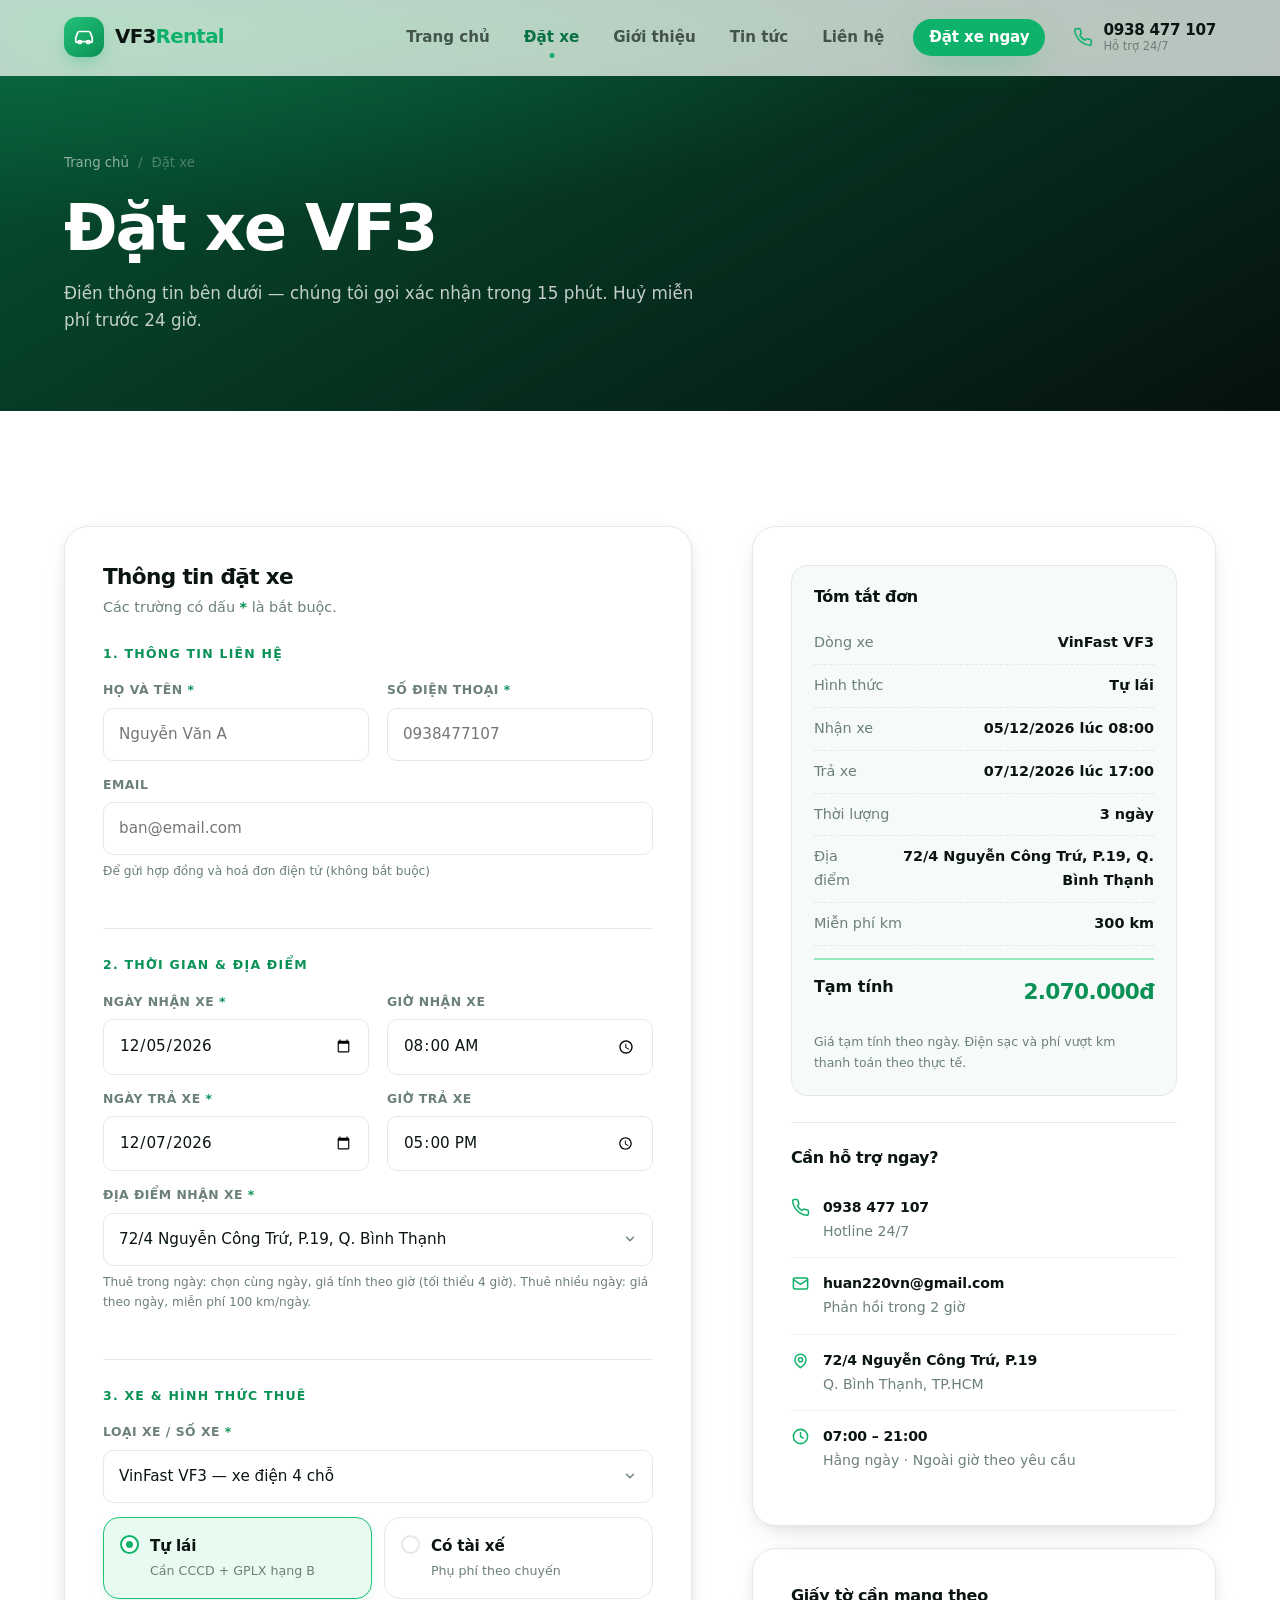
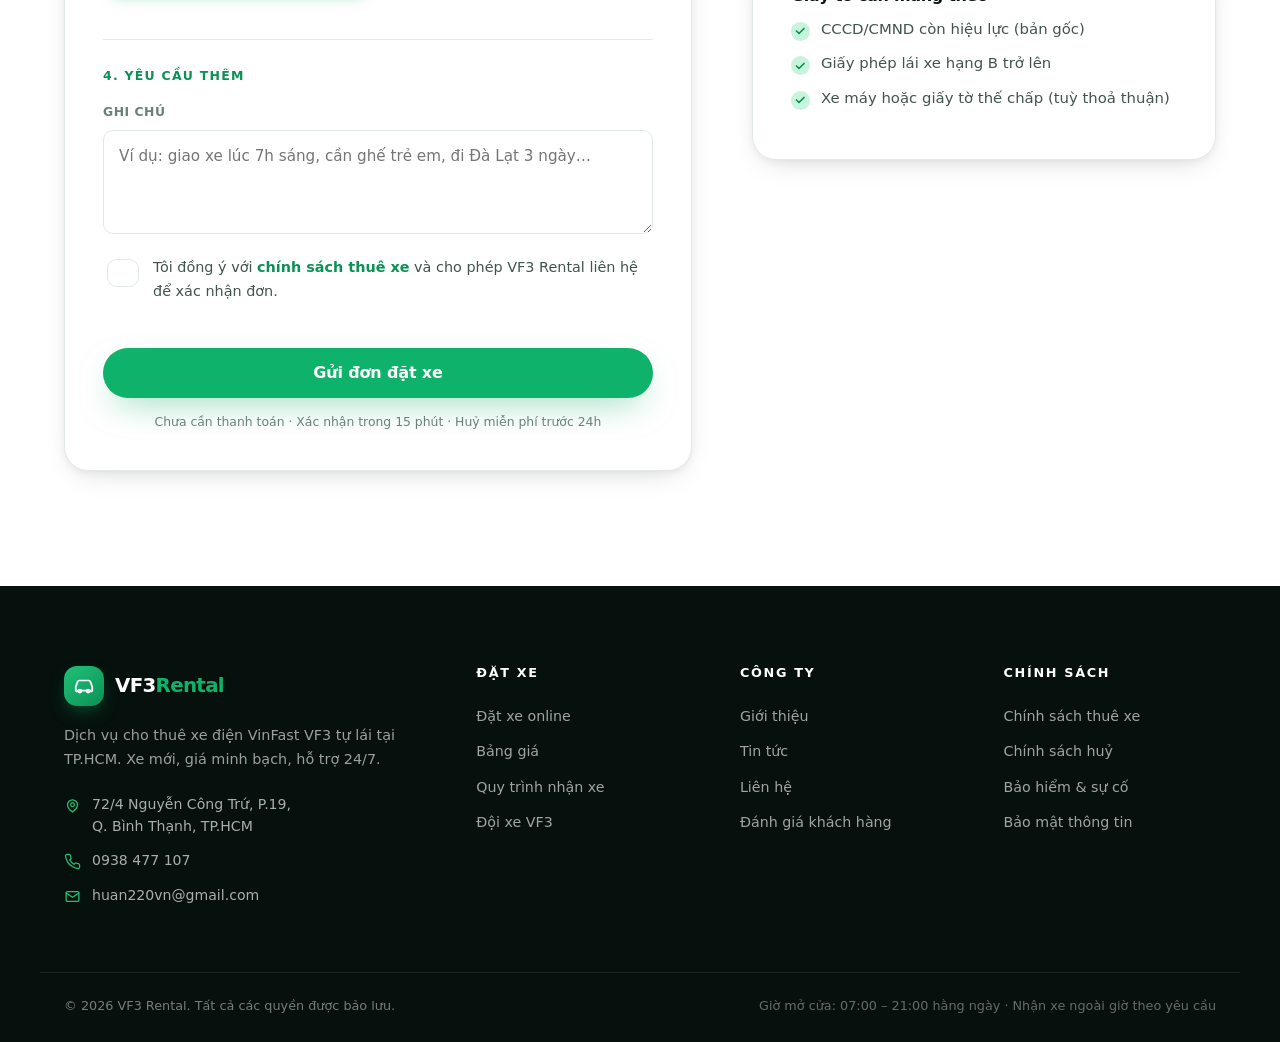
<file: dat-xe.html>
<!DOCTYPE html>
<html lang="vi">
<head>
<meta charset="UTF-8">
<meta name="viewport" content="width=device-width, initial-scale=1.0">
<title>Đặt xe VF3 — VF3 Rental | Nhận xe tại Bình Thạnh, TP.HCM</title>
<meta name="description" content="Đặt thuê xe điện VinFast VF3 online. Chọn ngày nhận - trả, địa điểm giao xe. Xác nhận trong 15 phút, huỷ miễn phí trước 24h.">
<meta name="theme-color" content="#0FB26A">
<link rel="icon" href="assets/img/favicon.svg" type="image/svg+xml">
<link rel="stylesheet" href="assets/css/style.css">
</head>
<body>
<div class="scroll-progress" id="scrollProgress"></div>

<header class="site-header" id="siteHeader">
  <div class="wrap header-inner">
    <a class="brand" href="index.html" aria-label="VF3 Rental - trang chủ">
      <span class="brand-mark" aria-hidden="true">
        <svg viewBox="0 0 24 24" fill="none" stroke="currentColor" stroke-width="1.9" stroke-linecap="round" stroke-linejoin="round">
          <path d="M5 17h14M3 13l2-5.5A2 2 0 0 1 6.9 6h10.2a2 2 0 0 1 1.9 1.5L21 13v4a1 1 0 0 1-1 1h-1.5M3 13v4a1 1 0 0 0 1 1h1.5"/>
          <circle cx="7.5" cy="17.5" r="1.6"/><circle cx="16.5" cy="17.5" r="1.6"/>
        </svg>
      </span>
      <span class="brand-text">VF3<span>Rental</span></span>
    </a>
    <nav class="nav" id="nav" aria-label="Điều hướng chính">
      <a href="index.html">Trang chủ</a>
      <a href="dat-xe.html" class="is-active">Đặt xe</a>
      <a href="gioi-thieu.html">Giới thiệu</a>
      <a href="tin-tuc.html">Tin tức</a>
      <a href="lien-he.html">Liên hệ</a>
      <a href="#bookForm" class="btn btn-primary btn-sm nav-cta">Đặt xe ngay</a>
    </nav>
    <div class="header-actions">
      <a class="hotline" href="tel:0938477107">
        <svg viewBox="0 0 24 24" fill="none" stroke="currentColor" stroke-width="1.9" stroke-linecap="round" stroke-linejoin="round" aria-hidden="true"><path d="M22 16.9v3a2 2 0 0 1-2.2 2 19.8 19.8 0 0 1-8.6-3.1 19.5 19.5 0 0 1-6-6A19.8 19.8 0 0 1 2.1 4.2 2 2 0 0 1 4.1 2h3a2 2 0 0 1 2 1.7c.1 1 .4 1.9.7 2.8a2 2 0 0 1-.5 2.1L8.1 9.9a16 16 0 0 0 6 6l1.3-1.3a2 2 0 0 1 2.1-.4c.9.3 1.8.6 2.8.7a2 2 0 0 1 1.7 2Z"/></svg>
        <span><b>0938 477 107</b><small>Hỗ trợ 24/7</small></span>
      </a>
      <button class="burger" id="burger" aria-label="Mở menu" aria-expanded="false" aria-controls="nav"><span></span><span></span><span></span></button>
    </div>
  </div>
</header>

<main>
<section class="page-hero">
  <div class="wrap">
    <nav class="crumbs" aria-label="Breadcrumb">
      <a href="index.html">Trang chủ</a><span>/</span><span>Đặt xe</span>
    </nav>
    <h1>Đặt xe VF3</h1>
    <p>Điền thông tin bên dưới — chúng tôi gọi xác nhận trong 15 phút. Huỷ miễn phí trước 24 giờ.</p>
  </div>
</section>

<section class="section">
  <div class="wrap split">

    <!-- ============ FORM ============ -->
    <div class="panel">
      <h2>Thông tin đặt xe</h2>
      <p class="sub">Các trường có dấu <b style="color:var(--green-600)">*</b> là bắt buộc.</p>

      <div class="alert alert-err" id="formError" role="alert"></div>
      <div class="alert alert-ok" id="formSuccess" role="status"></div>

      <form id="bookForm" novalidate autocomplete="on">

        <fieldset>
          <legend>1. Thông tin liên hệ</legend>
          <div class="form-grid">
            <label class="field">
              <span>Họ và tên <b style="color:var(--green-600)">*</b></span>
              <input type="text" name="hoTen" required autocomplete="name" placeholder="Nguyễn Văn A">
            </label>
            <label class="field">
              <span>Số điện thoại <b style="color:var(--green-600)">*</b></span>
              <input type="tel" name="sdt" required autocomplete="tel" inputmode="tel" placeholder="0938477107">
            </label>
            <label class="field span-2">
              <span>Email</span>
              <input type="email" name="email" autocomplete="email" placeholder="ban@email.com">
              <span class="hint">Để gửi hợp đồng và hoá đơn điện tử (không bắt buộc)</span>
            </label>
          </div>
        </fieldset>

        <div class="divider"></div>

        <fieldset>
          <legend>2. Thời gian &amp; địa điểm</legend>
          <div class="form-grid">
            <label class="field">
              <span>Ngày nhận xe <b style="color:var(--green-600)">*</b></span>
              <input type="date" name="ngayNhan" required>
            </label>
            <label class="field">
              <span>Giờ nhận xe</span>
              <input type="time" name="gioNhan" value="08:00" step="900">
            </label>
            <label class="field">
              <span>Ngày trả xe <b style="color:var(--green-600)">*</b></span>
              <input type="date" name="ngayTra" required>
            </label>
            <label class="field">
              <span>Giờ trả xe</span>
              <input type="time" name="gioTra" value="17:00" step="900">
            </label>
            <label class="field span-2">
              <span>Địa điểm nhận xe <b style="color:var(--green-600)">*</b></span>
              <select name="diaDiem" required>
                <option value="72/4 Nguyễn Công Trứ, P.19, Q. Bình Thạnh">72/4 Nguyễn Công Trứ, P.19, Q. Bình Thạnh</option>
                <option value="Giao xe tận nơi (nội thành TP.HCM)">Giao xe tận nơi (nội thành TP.HCM)</option>
                <option value="Sân bay Tân Sơn Nhất">Sân bay Tân Sơn Nhất</option>
                <option value="Khác (ghi rõ ở phần ghi chú)">Khác (ghi rõ ở phần ghi chú)</option>
              </select>
              <span class="hint">Thuê trong ngày: chọn cùng ngày, giá tính theo giờ (tối thiểu 4 giờ). Thuê nhiều ngày: giá theo ngày, miễn phí 100 km/ngày.</span>
            </label>
          </div>
        </fieldset>

        <div class="divider"></div>

        <fieldset>
          <legend>3. Xe &amp; hình thức thuê</legend>

          <label class="field">
            <span>Loại xe / số xe <b style="color:var(--green-600)">*</b></span>
            <select name="loaiXe" required>
              <option value="VinFast VF3">VinFast VF3 — xe điện 4 chỗ</option>
            </select>
          </label>

          <div class="radio-cards">
            <label class="radio-card">
              <input type="radio" name="hinhThuc" value="Tự lái" checked>
              <b>Tự lái</b>
              <small>Cần CCCD + GPLX hạng B</small>
            </label>
            <label class="radio-card">
              <input type="radio" name="hinhThuc" value="Có tài xế">
              <b>Có tài xế</b>
              <small>Phụ phí theo chuyến</small>
            </label>
          </div>
        </fieldset>

        <div class="divider"></div>

        <fieldset>
          <legend>4. Yêu cầu thêm</legend>
          <label class="field">
            <span>Ghi chú</span>
            <textarea name="ghiChu" placeholder="Ví dụ: giao xe lúc 7h sáng, cần ghế trẻ em, đi Đà Lạt 3 ngày…"></textarea>
          </label>

          <label class="field" style="display:flex;gap:11px;align-items:flex-start">
            <input type="checkbox" name="dongY" required style="width:19px;height:19px;margin-top:3px;flex:none;accent-color:var(--green-500)">
            <span style="text-transform:none;letter-spacing:0;font-weight:500;font-size:.9rem;color:var(--body);margin:0">
              Tôi đồng ý với <a href="chinh-sach.html" style="color:var(--green-600);font-weight:700">chính sách thuê xe</a>
              và cho phép VF3 Rental liên hệ để xác nhận đơn.
            </span>
          </label>
        </fieldset>

        <!-- Bẫy chống spam: người thật không thấy -->
        <div style="position:absolute;left:-9999px" aria-hidden="true">
          <label>Đừng điền ô này<input type="text" name="website" tabindex="-1" autocomplete="off"></label>
        </div>

        <button class="btn btn-primary btn-lg btn-block" type="submit" id="submitBtn" style="margin-top:22px">
          <span id="submitText">Gửi đơn đặt xe</span>
        </button>
        <p class="qb-note">Chưa cần thanh toán · Xác nhận trong 15 phút · Huỷ miễn phí trước 24h</p>
      </form>
    </div>

    <!-- ============ CỘT PHẢI ============ -->
    <aside>
      <div class="panel panel--sticky">
        <div class="summary" id="summary"></div>

        <div class="divider"></div>

        <h3 style="font-size:1rem;margin-bottom:14px">Cần hỗ trợ ngay?</h3>
        <ul class="info-list">
          <li>
            <svg viewBox="0 0 24 24" fill="none" stroke="currentColor" stroke-width="1.9" stroke-linecap="round" stroke-linejoin="round"><path d="M22 16.9v3a2 2 0 0 1-2.2 2 19.8 19.8 0 0 1-8.6-3.1 19.5 19.5 0 0 1-6-6A19.8 19.8 0 0 1 2.1 4.2 2 2 0 0 1 4.1 2h3a2 2 0 0 1 2 1.7c.1 1 .4 1.9.7 2.8a2 2 0 0 1-.5 2.1L8.1 9.9a16 16 0 0 0 6 6l1.3-1.3a2 2 0 0 1 2.1-.4c.9.3 1.8.6 2.8.7a2 2 0 0 1 1.7 2Z"/></svg>
            <span><b><a href="tel:0938477107">0938 477 107</a></b><span>Hotline 24/7</span></span>
          </li>
          <li>
            <svg viewBox="0 0 24 24" fill="none" stroke="currentColor" stroke-width="1.9" stroke-linecap="round" stroke-linejoin="round"><rect x="3" y="5" width="18" height="14" rx="2"/><path d="m3 7 9 6 9-6"/></svg>
            <span><b><a href="mailto:huan220vn@gmail.com">huan220vn@gmail.com</a></b><span>Phản hồi trong 2 giờ</span></span>
          </li>
          <li>
            <svg viewBox="0 0 24 24" fill="none" stroke="currentColor" stroke-width="1.9" stroke-linecap="round" stroke-linejoin="round"><path d="M12 21s-7-4.4-7-10a7 7 0 0 1 14 0c0 5.6-7 10-7 10Z"/><circle cx="12" cy="11" r="2.6"/></svg>
            <span><b>72/4 Nguyễn Công Trứ, P.19</b><span>Q. Bình Thạnh, TP.HCM</span></span>
          </li>
          <li>
            <svg viewBox="0 0 24 24" fill="none" stroke="currentColor" stroke-width="1.9" stroke-linecap="round" stroke-linejoin="round"><circle cx="12" cy="12" r="9"/><path d="M12 7v5l3.5 2"/></svg>
            <span><b>07:00 – 21:00</b><span>Hằng ngày · Ngoài giờ theo yêu cầu</span></span>
          </li>
        </ul>
      </div>

      <div class="panel" style="margin-top:22px">
        <h3 style="font-size:1rem;margin-bottom:12px">Giấy tờ cần mang theo</h3>
        <ul class="ticks" style="margin:0">
          <li>CCCD/CMND còn hiệu lực (bản gốc)</li>
          <li>Giấy phép lái xe hạng B trở lên</li>
          <li>Xe máy hoặc giấy tờ thế chấp (tuỳ thoả thuận)</li>
        </ul>
      </div>
    </aside>
  </div>
</section>
</main>

<footer class="site-footer">
  <div class="wrap footer-grid">
    <div class="f-brand">
      <a class="brand brand--light" href="index.html">
        <span class="brand-mark" aria-hidden="true">
          <svg viewBox="0 0 24 24" fill="none" stroke="currentColor" stroke-width="1.9" stroke-linecap="round" stroke-linejoin="round"><path d="M5 17h14M3 13l2-5.5A2 2 0 0 1 6.9 6h10.2a2 2 0 0 1 1.9 1.5L21 13v4a1 1 0 0 1-1 1h-1.5M3 13v4a1 1 0 0 0 1 1h1.5"/><circle cx="7.5" cy="17.5" r="1.6"/><circle cx="16.5" cy="17.5" r="1.6"/></svg>
        </span>
        <span class="brand-text">VF3<span>Rental</span></span>
      </a>
      <p>Dịch vụ cho thuê xe điện VinFast VF3 tự lái tại TP.HCM. Xe mới, giá minh bạch, hỗ trợ 24/7.</p>
      <ul class="f-contact">
        <li><svg viewBox="0 0 24 24" fill="none" stroke="currentColor" stroke-width="1.8" stroke-linecap="round" stroke-linejoin="round"><path d="M12 21s-7-4.4-7-10a7 7 0 0 1 14 0c0 5.6-7 10-7 10Z"/><circle cx="12" cy="11" r="2.6"/></svg><span>72/4 Nguyễn Công Trứ, P.19,<br>Q. Bình Thạnh, TP.HCM</span></li>
        <li><svg viewBox="0 0 24 24" fill="none" stroke="currentColor" stroke-width="1.8" stroke-linecap="round" stroke-linejoin="round"><path d="M22 16.9v3a2 2 0 0 1-2.2 2 19.8 19.8 0 0 1-8.6-3.1 19.5 19.5 0 0 1-6-6A19.8 19.8 0 0 1 2.1 4.2 2 2 0 0 1 4.1 2h3a2 2 0 0 1 2 1.7c.1 1 .4 1.9.7 2.8a2 2 0 0 1-.5 2.1L8.1 9.9a16 16 0 0 0 6 6l1.3-1.3a2 2 0 0 1 2.1-.4c.9.3 1.8.6 2.8.7a2 2 0 0 1 1.7 2Z"/></svg><a href="tel:0938477107">0938 477 107</a></li>
        <li><svg viewBox="0 0 24 24" fill="none" stroke="currentColor" stroke-width="1.8" stroke-linecap="round" stroke-linejoin="round"><rect x="3" y="5" width="18" height="14" rx="2"/><path d="m3 7 9 6 9-6"/></svg><a href="mailto:huan220vn@gmail.com">huan220vn@gmail.com</a></li>
      </ul>
    </div>
    <nav class="f-col" aria-label="Đặt xe">
      <h4>Đặt xe</h4>
      <a href="dat-xe.html">Đặt xe online</a>
      <a href="index.html#bang-gia">Bảng giá</a>
      <a href="index.html#quy-trinh">Quy trình nhận xe</a>
      <a href="index.html#xe">Đội xe VF3</a>
    </nav>
    <nav class="f-col" aria-label="Công ty">
      <h4>Công ty</h4>
      <a href="gioi-thieu.html">Giới thiệu</a>
      <a href="tin-tuc.html">Tin tức</a>
      <a href="lien-he.html">Liên hệ</a>
      <a href="index.html#danh-gia">Đánh giá khách hàng</a>
    </nav>
    <nav class="f-col" aria-label="Chính sách">
      <h4>Chính sách</h4>
      <a href="chinh-sach.html#thue">Chính sách thuê xe</a>
      <a href="chinh-sach.html#huy">Chính sách huỷ</a>
      <a href="chinh-sach.html#bao-hiem">Bảo hiểm &amp; sự cố</a>
      <a href="chinh-sach.html#bao-mat">Bảo mật thông tin</a>
    </nav>
  </div>
  <div class="wrap footer-bottom">
    <p>© <span id="year"></span> VF3 Rental. Tất cả các quyền được bảo lưu.</p>
    <p class="f-hours">Giờ mở cửa: 07:00 – 21:00 hằng ngày · Nhận xe ngoài giờ theo yêu cầu</p>
  </div>
</footer>

<a class="fab-call" href="tel:0938477107" aria-label="Gọi hotline 0938 477 107">
  <svg viewBox="0 0 24 24" fill="none" stroke="currentColor" stroke-width="2" stroke-linecap="round" stroke-linejoin="round"><path d="M22 16.9v3a2 2 0 0 1-2.2 2 19.8 19.8 0 0 1-8.6-3.1 19.5 19.5 0 0 1-6-6A19.8 19.8 0 0 1 2.1 4.2 2 2 0 0 1 4.1 2h3a2 2 0 0 1 2 1.7c.1 1 .4 1.9.7 2.8a2 2 0 0 1-.5 2.1L8.1 9.9a16 16 0 0 0 6 6l1.3-1.3a2 2 0 0 1 2.1-.4c.9.3 1.8.6 2.8.7a2 2 0 0 1 1.7 2Z"/></svg>
</a>

<script src="assets/js/config.js"></script>
<script src="assets/js/app.js"></script>
</body>
</html>
</file>
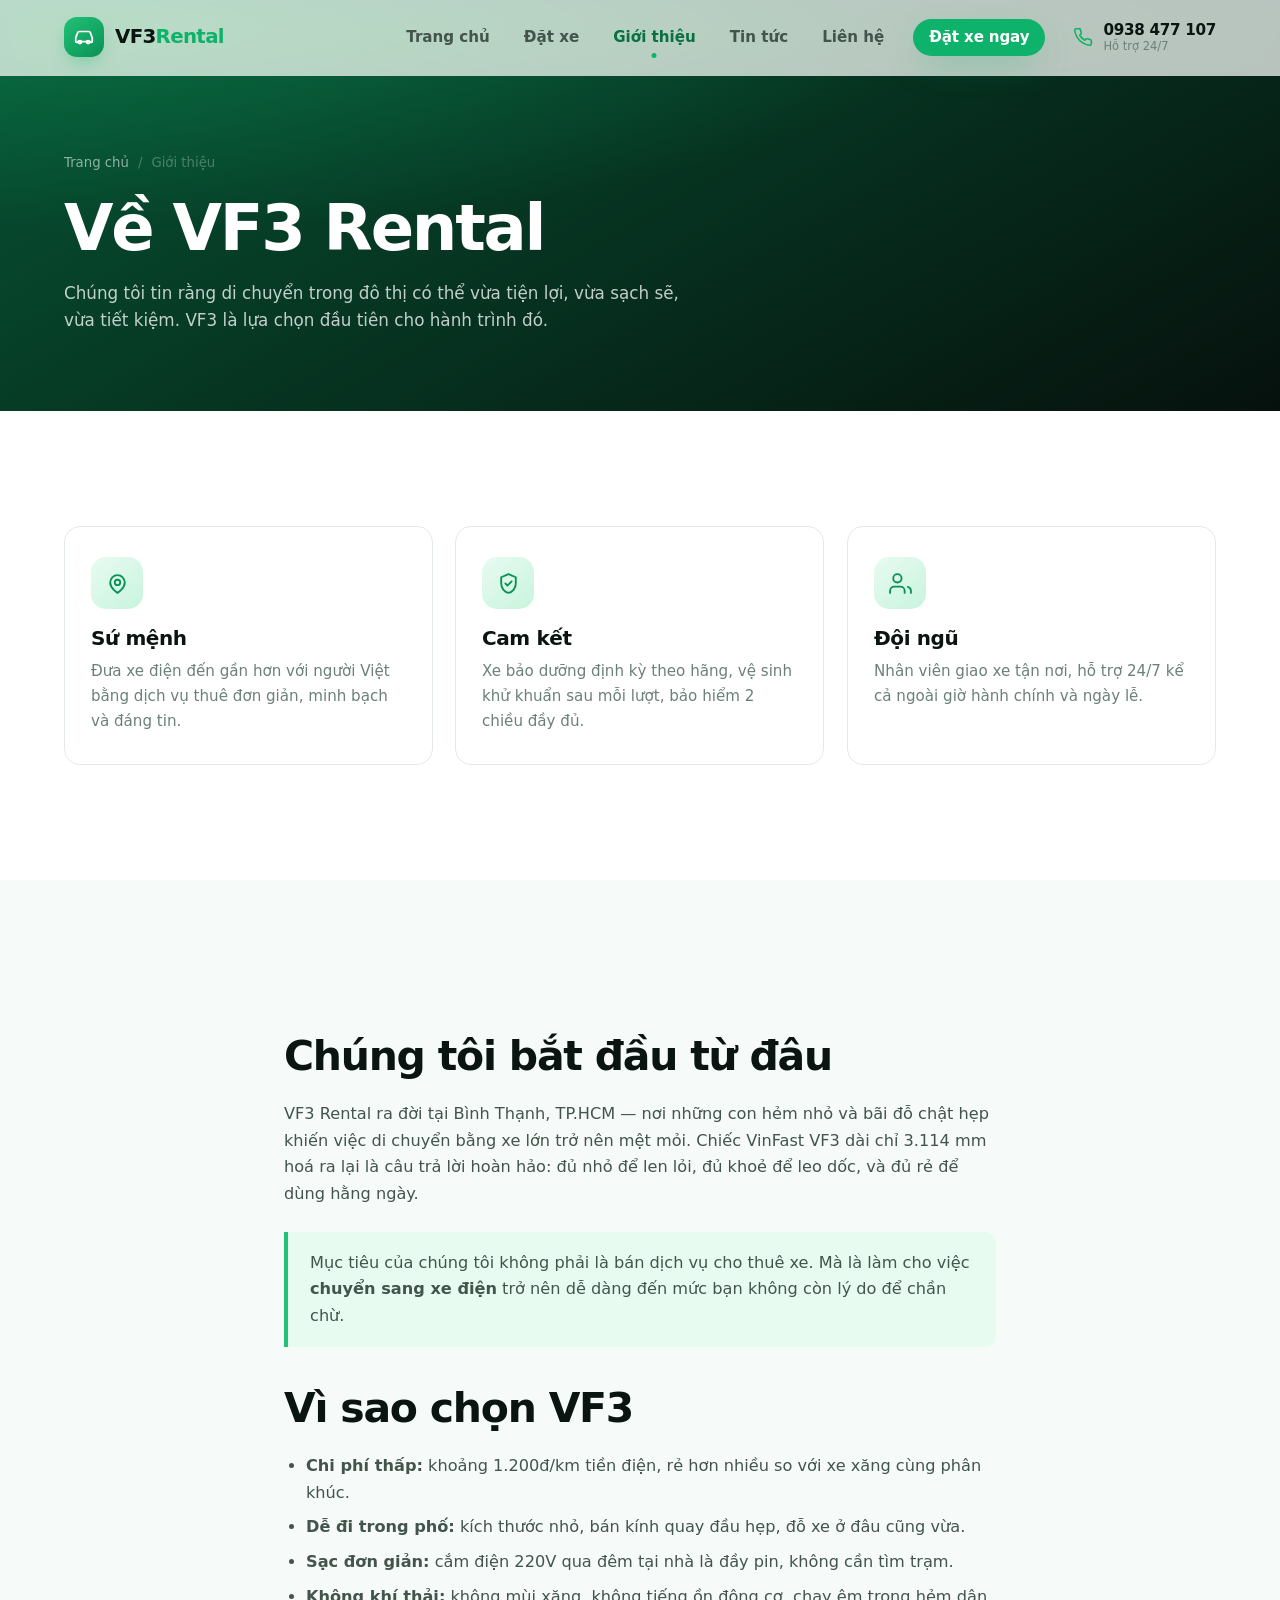
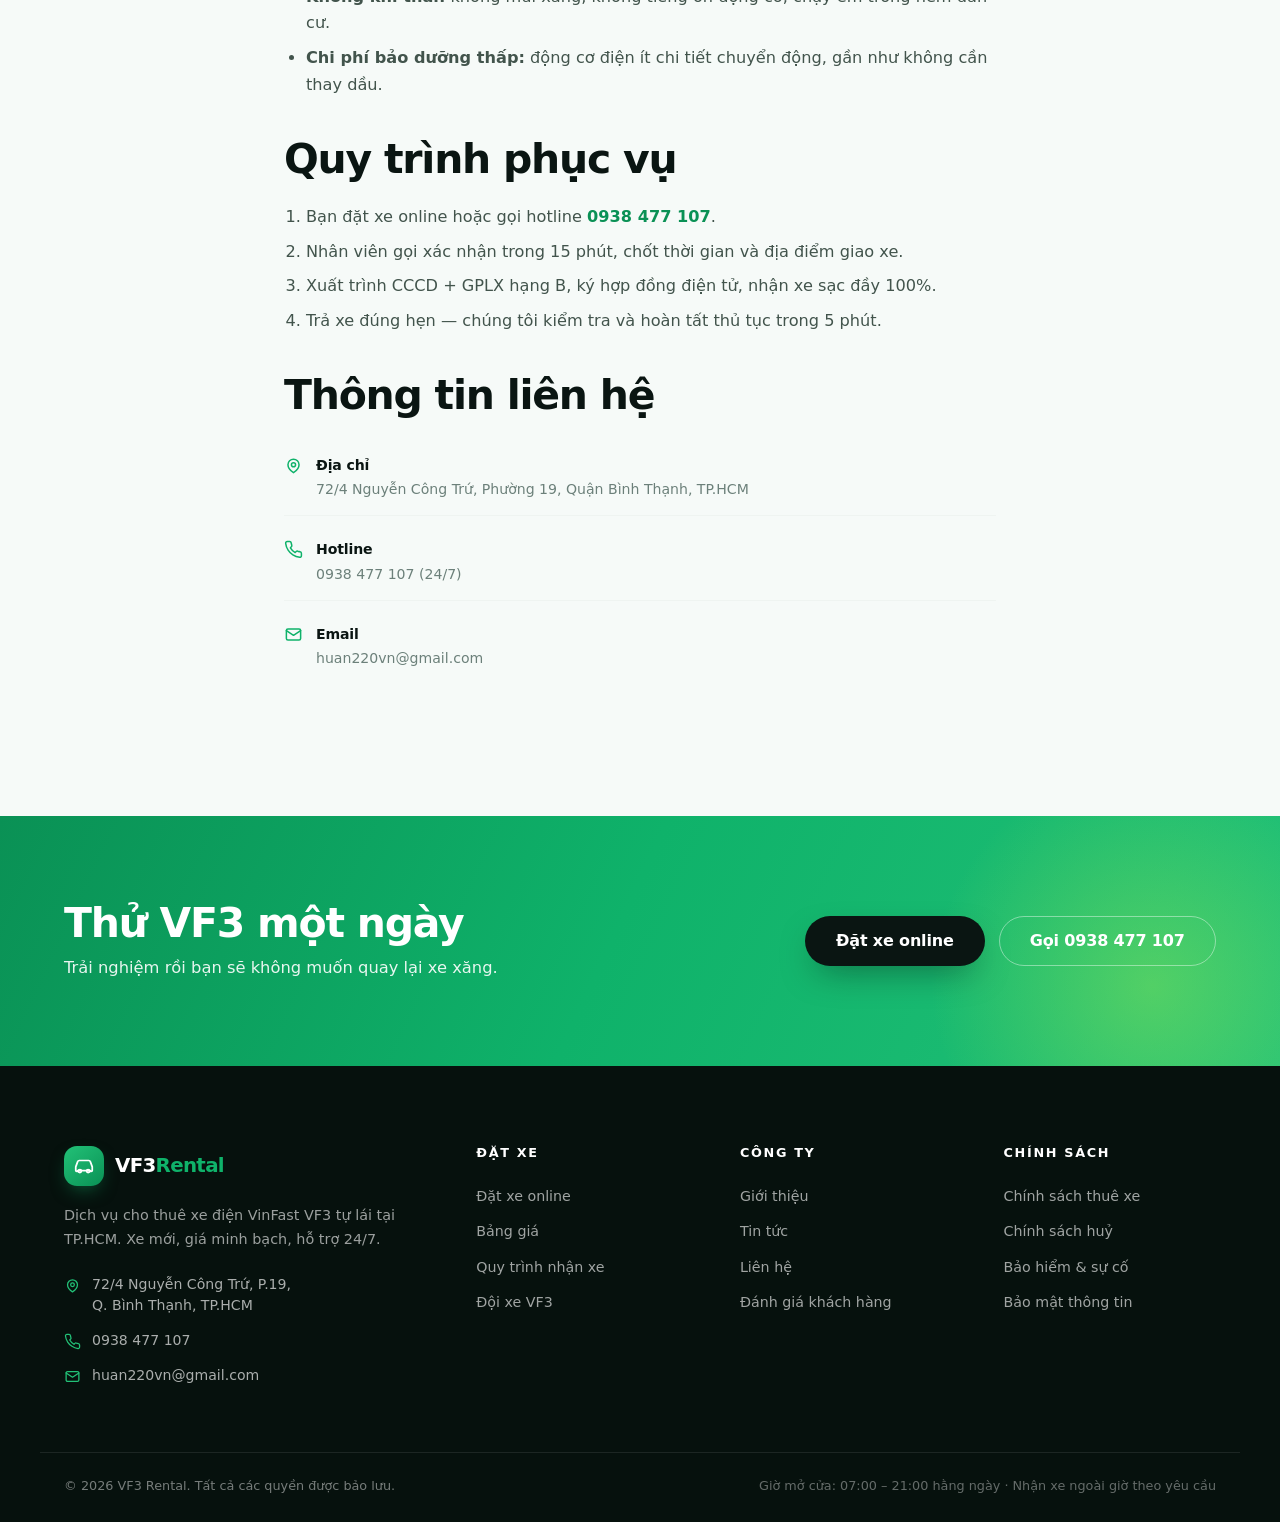
<file: gioi-thieu.html>
<!DOCTYPE html>
<html lang="vi">
<head>
<meta charset="UTF-8">
<meta name="viewport" content="width=device-width, initial-scale=1.0">
<title>Giới thiệu — VF3 Rental | Cho thuê xe điện VinFast VF3 tại TP.HCM</title>
<meta name="description" content="VF3 Rental — dịch vụ cho thuê xe điện VinFast VF3 tại 72/4 Nguyễn Công Trứ, P.19, Q. Bình Thạnh, TP.HCM. Sứ mệnh di chuyển xanh, minh bạch, an toàn.">
<meta name="theme-color" content="#0FB26A">
<link rel="icon" href="assets/img/favicon.svg" type="image/svg+xml">
<link rel="stylesheet" href="assets/css/style.css">
</head>
<body>
<div class="scroll-progress" id="scrollProgress"></div>

<header class="site-header" id="siteHeader">
  <div class="wrap header-inner">
    <a class="brand" href="index.html">
      <span class="brand-mark" aria-hidden="true"><svg viewBox="0 0 24 24" fill="none" stroke="currentColor" stroke-width="1.9" stroke-linecap="round" stroke-linejoin="round"><path d="M5 17h14M3 13l2-5.5A2 2 0 0 1 6.9 6h10.2a2 2 0 0 1 1.9 1.5L21 13v4a1 1 0 0 1-1 1h-1.5M3 13v4a1 1 0 0 0 1 1h1.5"/><circle cx="7.5" cy="17.5" r="1.6"/><circle cx="16.5" cy="17.5" r="1.6"/></svg></span>
      <span class="brand-text">VF3<span>Rental</span></span>
    </a>
    <nav class="nav" id="nav" aria-label="Điều hướng chính">
      <a href="index.html">Trang chủ</a>
      <a href="dat-xe.html">Đặt xe</a>
      <a href="gioi-thieu.html" class="is-active">Giới thiệu</a>
      <a href="tin-tuc.html">Tin tức</a>
      <a href="lien-he.html">Liên hệ</a>
      <a href="dat-xe.html" class="btn btn-primary btn-sm nav-cta">Đặt xe ngay</a>
    </nav>
    <div class="header-actions">
      <a class="hotline" href="tel:0938477107">
        <svg viewBox="0 0 24 24" fill="none" stroke="currentColor" stroke-width="1.9" stroke-linecap="round" stroke-linejoin="round"><path d="M22 16.9v3a2 2 0 0 1-2.2 2 19.8 19.8 0 0 1-8.6-3.1 19.5 19.5 0 0 1-6-6A19.8 19.8 0 0 1 2.1 4.2 2 2 0 0 1 4.1 2h3a2 2 0 0 1 2 1.7c.1 1 .4 1.9.7 2.8a2 2 0 0 1-.5 2.1L8.1 9.9a16 16 0 0 0 6 6l1.3-1.3a2 2 0 0 1 2.1-.4c.9.3 1.8.6 2.8.7a2 2 0 0 1 1.7 2Z"/></svg>
        <span><b>0938 477 107</b><small>Hỗ trợ 24/7</small></span>
      </a>
      <button class="burger" id="burger" aria-label="Mở menu" aria-expanded="false" aria-controls="nav"><span></span><span></span><span></span></button>
    </div>
  </div>
</header>

<main>
<section class="page-hero">
  <div class="wrap">
    <nav class="crumbs" aria-label="Breadcrumb"><a href="index.html">Trang chủ</a><span>/</span><span>Giới thiệu</span></nav>
    <h1>Về VF3 Rental</h1>
    <p>Chúng tôi tin rằng di chuyển trong đô thị có thể vừa tiện lợi, vừa sạch sẽ, vừa tiết kiệm. VF3 là lựa chọn đầu tiên cho hành trình đó.</p>
  </div>
</section>

<section class="section">
  <div class="wrap">
    <div class="cards-3">
      <article class="card reveal">
        <span class="card-ico"><svg viewBox="0 0 24 24" fill="none" stroke="currentColor" stroke-width="1.8" stroke-linecap="round" stroke-linejoin="round"><path d="M12 21s-7-4.4-7-10a7 7 0 0 1 14 0c0 5.6-7 10-7 10Z"/><circle cx="12" cy="11" r="2.6"/></svg></span>
        <h3>Sứ mệnh</h3>
        <p>Đưa xe điện đến gần hơn với người Việt bằng dịch vụ thuê đơn giản, minh bạch và đáng tin.</p>
      </article>
      <article class="card reveal" data-delay="1">
        <span class="card-ico"><svg viewBox="0 0 24 24" fill="none" stroke="currentColor" stroke-width="1.8" stroke-linecap="round" stroke-linejoin="round"><path d="M12 3l7 3v6c0 4.4-3 8.2-7 9-4-.8-7-4.6-7-9V6l7-3Z"/><path d="m9 12 2 2 4-4"/></svg></span>
        <h3>Cam kết</h3>
        <p>Xe bảo dưỡng định kỳ theo hãng, vệ sinh khử khuẩn sau mỗi lượt, bảo hiểm 2 chiều đầy đủ.</p>
      </article>
      <article class="card reveal" data-delay="2">
        <span class="card-ico"><svg viewBox="0 0 24 24" fill="none" stroke="currentColor" stroke-width="1.8" stroke-linecap="round" stroke-linejoin="round"><path d="M16 21v-2a4 4 0 0 0-4-4H6a4 4 0 0 0-4 4v2"/><circle cx="9" cy="7" r="4"/><path d="M22 21v-2a4 4 0 0 0-3-3.8"/></svg></span>
        <h3>Đội ngũ</h3>
        <p>Nhân viên giao xe tận nơi, hỗ trợ 24/7 kể cả ngoài giờ hành chính và ngày lễ.</p>
      </article>
    </div>
  </div>
</section>

<section class="section section-alt">
  <div class="wrap article">
    <h2>Chúng tôi bắt đầu từ đâu</h2>
    <p>VF3 Rental ra đời tại Bình Thạnh, TP.HCM — nơi những con hẻm nhỏ và bãi đỗ chật hẹp khiến việc di chuyển bằng xe lớn trở nên mệt mỏi. Chiếc VinFast VF3 dài chỉ 3.114 mm hoá ra lại là câu trả lời hoàn hảo: đủ nhỏ để len lỏi, đủ khoẻ để leo dốc, và đủ rẻ để dùng hằng ngày.</p>

    <blockquote>
      <p>Mục tiêu của chúng tôi không phải là bán dịch vụ cho thuê xe. Mà là làm cho việc <b>chuyển sang xe điện</b> trở nên dễ dàng đến mức bạn không còn lý do để chần chừ.</p>
    </blockquote>

    <h2>Vì sao chọn VF3</h2>
    <ul>
      <li><b>Chi phí thấp:</b> khoảng 1.200đ/km tiền điện, rẻ hơn nhiều so với xe xăng cùng phân khúc.</li>
      <li><b>Dễ đi trong phố:</b> kích thước nhỏ, bán kính quay đầu hẹp, đỗ xe ở đâu cũng vừa.</li>
      <li><b>Sạc đơn giản:</b> cắm điện 220V qua đêm tại nhà là đầy pin, không cần tìm trạm.</li>
      <li><b>Không khí thải:</b> không mùi xăng, không tiếng ồn động cơ, chạy êm trong hẻm dân cư.</li>
      <li><b>Chi phí bảo dưỡng thấp:</b> động cơ điện ít chi tiết chuyển động, gần như không cần thay dầu.</li>
    </ul>

    <h2>Quy trình phục vụ</h2>
    <ol>
      <li>Bạn đặt xe online hoặc gọi hotline <a href="tel:0938477107" style="color:var(--green-600);font-weight:700">0938 477 107</a>.</li>
      <li>Nhân viên gọi xác nhận trong 15 phút, chốt thời gian và địa điểm giao xe.</li>
      <li>Xuất trình CCCD + GPLX hạng B, ký hợp đồng điện tử, nhận xe sạc đầy 100%.</li>
      <li>Trả xe đúng hẹn — chúng tôi kiểm tra và hoàn tất thủ tục trong 5 phút.</li>
    </ol>

    <h2>Thông tin liên hệ</h2>
    <ul class="info-list" style="list-style:none;padding:0">
      <li>
        <svg viewBox="0 0 24 24" fill="none" stroke="currentColor" stroke-width="1.9" stroke-linecap="round" stroke-linejoin="round"><path d="M12 21s-7-4.4-7-10a7 7 0 0 1 14 0c0 5.6-7 10-7 10Z"/><circle cx="12" cy="11" r="2.6"/></svg>
        <span><b>Địa chỉ</b><span>72/4 Nguyễn Công Trứ, Phường 19, Quận Bình Thạnh, TP.HCM</span></span>
      </li>
      <li>
        <svg viewBox="0 0 24 24" fill="none" stroke="currentColor" stroke-width="1.9" stroke-linecap="round" stroke-linejoin="round"><path d="M22 16.9v3a2 2 0 0 1-2.2 2 19.8 19.8 0 0 1-8.6-3.1 19.5 19.5 0 0 1-6-6A19.8 19.8 0 0 1 2.1 4.2 2 2 0 0 1 4.1 2h3a2 2 0 0 1 2 1.7c.1 1 .4 1.9.7 2.8a2 2 0 0 1-.5 2.1L8.1 9.9a16 16 0 0 0 6 6l1.3-1.3a2 2 0 0 1 2.1-.4c.9.3 1.8.6 2.8.7a2 2 0 0 1 1.7 2Z"/></svg>
        <span><b>Hotline</b><span><a href="tel:0938477107">0938 477 107</a> (24/7)</span></span>
      </li>
      <li>
        <svg viewBox="0 0 24 24" fill="none" stroke="currentColor" stroke-width="1.9" stroke-linecap="round" stroke-linejoin="round"><rect x="3" y="5" width="18" height="14" rx="2"/><path d="m3 7 9 6 9-6"/></svg>
        <span><b>Email</b><span><a href="mailto:huan220vn@gmail.com">huan220vn@gmail.com</a></span></span>
      </li>
    </ul>
  </div>
</section>

<section class="cta-band">
  <div class="wrap cta-inner">
    <div class="reveal"><h2>Thử VF3 một ngày</h2><p>Trải nghiệm rồi bạn sẽ không muốn quay lại xe xăng.</p></div>
    <div class="cta-buttons reveal" data-delay="1">
      <a href="dat-xe.html" class="btn btn-dark btn-lg">Đặt xe online</a>
      <a href="tel:0938477107" class="btn btn-outline-light btn-lg">Gọi 0938 477 107</a>
    </div>
  </div>
</section>
</main>

<footer class="site-footer">
  <div class="wrap footer-grid">
    <div class="f-brand">
      <a class="brand brand--light" href="index.html">
        <span class="brand-mark" aria-hidden="true"><svg viewBox="0 0 24 24" fill="none" stroke="currentColor" stroke-width="1.9" stroke-linecap="round" stroke-linejoin="round"><path d="M5 17h14M3 13l2-5.5A2 2 0 0 1 6.9 6h10.2a2 2 0 0 1 1.9 1.5L21 13v4a1 1 0 0 1-1 1h-1.5M3 13v4a1 1 0 0 0 1 1h1.5"/><circle cx="7.5" cy="17.5" r="1.6"/><circle cx="16.5" cy="17.5" r="1.6"/></svg></span>
        <span class="brand-text">VF3<span>Rental</span></span>
      </a>
      <p>Dịch vụ cho thuê xe điện VinFast VF3 tự lái tại TP.HCM. Xe mới, giá minh bạch, hỗ trợ 24/7.</p>
      <ul class="f-contact">
        <li><svg viewBox="0 0 24 24" fill="none" stroke="currentColor" stroke-width="1.8" stroke-linecap="round" stroke-linejoin="round"><path d="M12 21s-7-4.4-7-10a7 7 0 0 1 14 0c0 5.6-7 10-7 10Z"/><circle cx="12" cy="11" r="2.6"/></svg><span>72/4 Nguyễn Công Trứ, P.19,<br>Q. Bình Thạnh, TP.HCM</span></li>
        <li><svg viewBox="0 0 24 24" fill="none" stroke="currentColor" stroke-width="1.8" stroke-linecap="round" stroke-linejoin="round"><path d="M22 16.9v3a2 2 0 0 1-2.2 2 19.8 19.8 0 0 1-8.6-3.1 19.5 19.5 0 0 1-6-6A19.8 19.8 0 0 1 2.1 4.2 2 2 0 0 1 4.1 2h3a2 2 0 0 1 2 1.7c.1 1 .4 1.9.7 2.8a2 2 0 0 1-.5 2.1L8.1 9.9a16 16 0 0 0 6 6l1.3-1.3a2 2 0 0 1 2.1-.4c.9.3 1.8.6 2.8.7a2 2 0 0 1 1.7 2Z"/></svg><a href="tel:0938477107">0938 477 107</a></li>
        <li><svg viewBox="0 0 24 24" fill="none" stroke="currentColor" stroke-width="1.8" stroke-linecap="round" stroke-linejoin="round"><rect x="3" y="5" width="18" height="14" rx="2"/><path d="m3 7 9 6 9-6"/></svg><a href="mailto:huan220vn@gmail.com">huan220vn@gmail.com</a></li>
      </ul>
    </div>
    <nav class="f-col" aria-label="Đặt xe">
      <h4>Đặt xe</h4>
      <a href="dat-xe.html">Đặt xe online</a>
      <a href="index.html#bang-gia">Bảng giá</a>
      <a href="index.html#quy-trinh">Quy trình nhận xe</a>
      <a href="index.html#xe">Đội xe VF3</a>
    </nav>
    <nav class="f-col" aria-label="Công ty">
      <h4>Công ty</h4>
      <a href="gioi-thieu.html">Giới thiệu</a>
      <a href="tin-tuc.html">Tin tức</a>
      <a href="lien-he.html">Liên hệ</a>
      <a href="index.html#danh-gia">Đánh giá khách hàng</a>
    </nav>
    <nav class="f-col" aria-label="Chính sách">
      <h4>Chính sách</h4>
      <a href="chinh-sach.html#thue">Chính sách thuê xe</a>
      <a href="chinh-sach.html#huy">Chính sách huỷ</a>
      <a href="chinh-sach.html#bao-hiem">Bảo hiểm &amp; sự cố</a>
      <a href="chinh-sach.html#bao-mat">Bảo mật thông tin</a>
    </nav>
  </div>
  <div class="wrap footer-bottom">
    <p>© <span id="year"></span> VF3 Rental. Tất cả các quyền được bảo lưu.</p>
    <p class="f-hours">Giờ mở cửa: 07:00 – 21:00 hằng ngày · Nhận xe ngoài giờ theo yêu cầu</p>
  </div>
</footer>

<a class="fab-call" href="tel:0938477107" aria-label="Gọi hotline 0938 477 107">
  <svg viewBox="0 0 24 24" fill="none" stroke="currentColor" stroke-width="2" stroke-linecap="round" stroke-linejoin="round"><path d="M22 16.9v3a2 2 0 0 1-2.2 2 19.8 19.8 0 0 1-8.6-3.1 19.5 19.5 0 0 1-6-6A19.8 19.8 0 0 1 2.1 4.2 2 2 0 0 1 4.1 2h3a2 2 0 0 1 2 1.7c.1 1 .4 1.9.7 2.8a2 2 0 0 1-.5 2.1L8.1 9.9a16 16 0 0 0 6 6l1.3-1.3a2 2 0 0 1 2.1-.4c.9.3 1.8.6 2.8.7a2 2 0 0 1 1.7 2Z"/></svg>
</a>

<script src="assets/js/config.js"></script>
<script src="assets/js/app.js"></script>
</body>
</html>
</file>
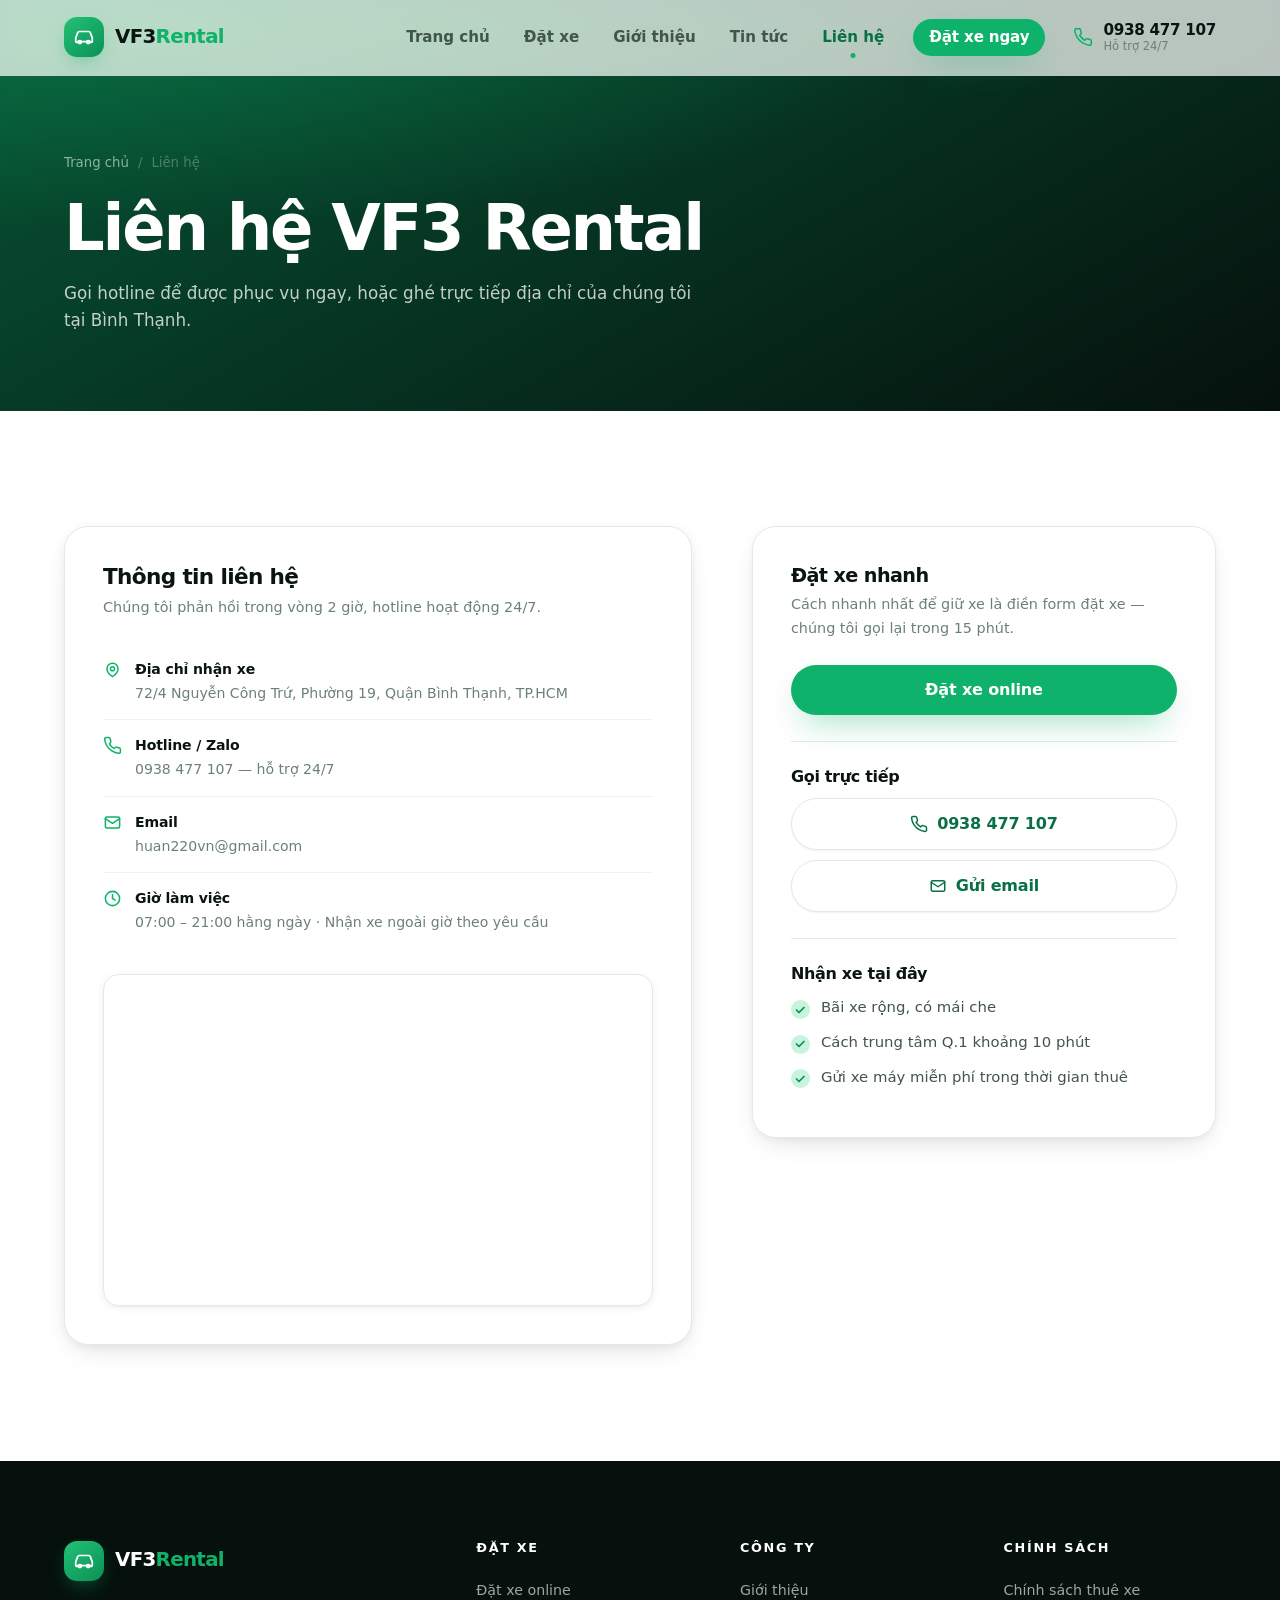
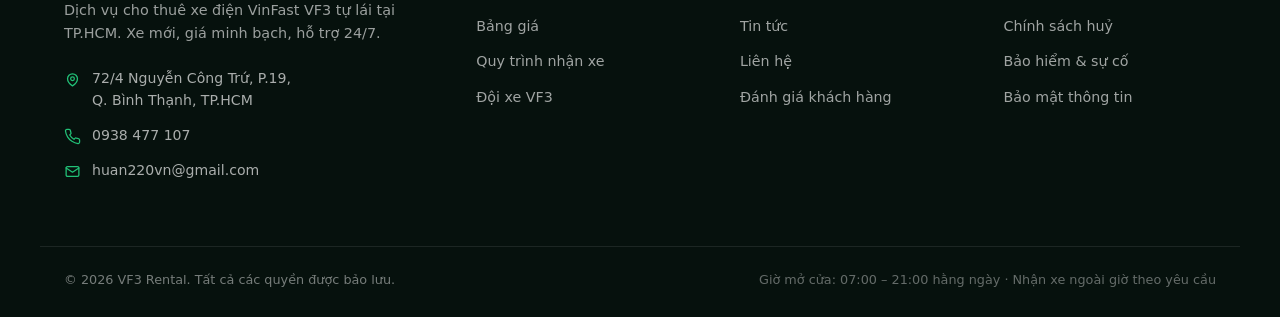
<file: lien-he.html>
<!DOCTYPE html>
<html lang="vi">
<head>
<meta charset="UTF-8">
<meta name="viewport" content="width=device-width, initial-scale=1.0">
<title>Liên hệ — VF3 Rental | 72/4 Nguyễn Công Trứ, P.19, Q. Bình Thạnh</title>
<meta name="description" content="Liên hệ VF3 Rental: 72/4 Nguyễn Công Trứ, Phường 19, Quận Bình Thạnh, TP.HCM. Hotline 0938 477 107, hỗ trợ 24/7.">
<meta name="theme-color" content="#0FB26A">
<link rel="icon" href="assets/img/favicon.svg" type="image/svg+xml">
<link rel="stylesheet" href="assets/css/style.css">
</head>
<body>
<div class="scroll-progress" id="scrollProgress"></div>

<header class="site-header" id="siteHeader">
  <div class="wrap header-inner">
    <a class="brand" href="index.html">
      <span class="brand-mark" aria-hidden="true"><svg viewBox="0 0 24 24" fill="none" stroke="currentColor" stroke-width="1.9" stroke-linecap="round" stroke-linejoin="round"><path d="M5 17h14M3 13l2-5.5A2 2 0 0 1 6.9 6h10.2a2 2 0 0 1 1.9 1.5L21 13v4a1 1 0 0 1-1 1h-1.5M3 13v4a1 1 0 0 0 1 1h1.5"/><circle cx="7.5" cy="17.5" r="1.6"/><circle cx="16.5" cy="17.5" r="1.6"/></svg></span>
      <span class="brand-text">VF3<span>Rental</span></span>
    </a>
    <nav class="nav" id="nav" aria-label="Điều hướng chính">
      <a href="index.html">Trang chủ</a>
      <a href="dat-xe.html">Đặt xe</a>
      <a href="gioi-thieu.html">Giới thiệu</a>
      <a href="tin-tuc.html">Tin tức</a>
      <a href="lien-he.html" class="is-active">Liên hệ</a>
      <a href="dat-xe.html" class="btn btn-primary btn-sm nav-cta">Đặt xe ngay</a>
    </nav>
    <div class="header-actions">
      <a class="hotline" href="tel:0938477107">
        <svg viewBox="0 0 24 24" fill="none" stroke="currentColor" stroke-width="1.9" stroke-linecap="round" stroke-linejoin="round"><path d="M22 16.9v3a2 2 0 0 1-2.2 2 19.8 19.8 0 0 1-8.6-3.1 19.5 19.5 0 0 1-6-6A19.8 19.8 0 0 1 2.1 4.2 2 2 0 0 1 4.1 2h3a2 2 0 0 1 2 1.7c.1 1 .4 1.9.7 2.8a2 2 0 0 1-.5 2.1L8.1 9.9a16 16 0 0 0 6 6l1.3-1.3a2 2 0 0 1 2.1-.4c.9.3 1.8.6 2.8.7a2 2 0 0 1 1.7 2Z"/></svg>
        <span><b>0938 477 107</b><small>Hỗ trợ 24/7</small></span>
      </a>
      <button class="burger" id="burger" aria-label="Mở menu" aria-expanded="false" aria-controls="nav"><span></span><span></span><span></span></button>
    </div>
  </div>
</header>

<main>
<section class="page-hero">
  <div class="wrap">
    <nav class="crumbs" aria-label="Breadcrumb"><a href="index.html">Trang chủ</a><span>/</span><span>Liên hệ</span></nav>
    <h1>Liên hệ VF3 Rental</h1>
    <p>Gọi hotline để được phục vụ ngay, hoặc ghé trực tiếp địa chỉ của chúng tôi tại Bình Thạnh.</p>
  </div>
</section>

<section class="section">
  <div class="wrap split">
    <div class="panel">
      <h2>Thông tin liên hệ</h2>
      <p class="sub">Chúng tôi phản hồi trong vòng 2 giờ, hotline hoạt động 24/7.</p>

      <ul class="info-list" style="margin-bottom:26px">
        <li>
          <svg viewBox="0 0 24 24" fill="none" stroke="currentColor" stroke-width="1.9" stroke-linecap="round" stroke-linejoin="round"><path d="M12 21s-7-4.4-7-10a7 7 0 0 1 14 0c0 5.6-7 10-7 10Z"/><circle cx="12" cy="11" r="2.6"/></svg>
          <span><b>Địa chỉ nhận xe</b><span>72/4 Nguyễn Công Trứ, Phường 19, Quận Bình Thạnh, TP.HCM</span></span>
        </li>
        <li>
          <svg viewBox="0 0 24 24" fill="none" stroke="currentColor" stroke-width="1.9" stroke-linecap="round" stroke-linejoin="round"><path d="M22 16.9v3a2 2 0 0 1-2.2 2 19.8 19.8 0 0 1-8.6-3.1 19.5 19.5 0 0 1-6-6A19.8 19.8 0 0 1 2.1 4.2 2 2 0 0 1 4.1 2h3a2 2 0 0 1 2 1.7c.1 1 .4 1.9.7 2.8a2 2 0 0 1-.5 2.1L8.1 9.9a16 16 0 0 0 6 6l1.3-1.3a2 2 0 0 1 2.1-.4c.9.3 1.8.6 2.8.7a2 2 0 0 1 1.7 2Z"/></svg>
          <span><b>Hotline / Zalo</b><span><a href="tel:0938477107">0938 477 107</a> — hỗ trợ 24/7</span></span>
        </li>
        <li>
          <svg viewBox="0 0 24 24" fill="none" stroke="currentColor" stroke-width="1.9" stroke-linecap="round" stroke-linejoin="round"><rect x="3" y="5" width="18" height="14" rx="2"/><path d="m3 7 9 6 9-6"/></svg>
          <span><b>Email</b><span><a href="mailto:huan220vn@gmail.com">huan220vn@gmail.com</a></span></span>
        </li>
        <li>
          <svg viewBox="0 0 24 24" fill="none" stroke="currentColor" stroke-width="1.9" stroke-linecap="round" stroke-linejoin="round"><circle cx="12" cy="12" r="9"/><path d="M12 7v5l3.5 2"/></svg>
          <span><b>Giờ làm việc</b><span>07:00 – 21:00 hằng ngày · Nhận xe ngoài giờ theo yêu cầu</span></span>
        </li>
      </ul>

      <div class="map-embed">
        <iframe
          title="Bản đồ vị trí VF3 Rental"
          src="https://www.google.com/maps?q=72%2F4%20Nguy%E1%BB%85n%20C%C3%B4ng%20Tr%E1%BB%A9%2C%20Ph%C6%B0%E1%BB%9Dng%2019%2C%20B%C3%ACnh%20Th%E1%BA%A1nh%2C%20TP.HCM&output=embed"
          loading="lazy" referrerpolicy="no-referrer-when-downgrade"></iframe>
      </div>
    </div>

    <aside>
      <div class="panel panel--sticky">
        <h2 style="font-size:1.2rem">Đặt xe nhanh</h2>
        <p class="sub">Cách nhanh nhất để giữ xe là điền form đặt xe — chúng tôi gọi lại trong 15 phút.</p>
        <a href="dat-xe.html" class="btn btn-primary btn-lg btn-block">Đặt xe online</a>

        <div class="divider"></div>

        <h3 style="font-size:1rem;margin-bottom:12px">Gọi trực tiếp</h3>
        <a href="tel:0938477107" class="btn btn-ghost btn-lg btn-block" style="margin-bottom:10px">
          <svg viewBox="0 0 24 24" fill="none" stroke="currentColor" stroke-width="2" stroke-linecap="round" stroke-linejoin="round"><path d="M22 16.9v3a2 2 0 0 1-2.2 2 19.8 19.8 0 0 1-8.6-3.1 19.5 19.5 0 0 1-6-6A19.8 19.8 0 0 1 2.1 4.2 2 2 0 0 1 4.1 2h3a2 2 0 0 1 2 1.7c.1 1 .4 1.9.7 2.8a2 2 0 0 1-.5 2.1L8.1 9.9a16 16 0 0 0 6 6l1.3-1.3a2 2 0 0 1 2.1-.4c.9.3 1.8.6 2.8.7a2 2 0 0 1 1.7 2Z"/></svg>
          0938 477 107
        </a>
        <a href="mailto:huan220vn@gmail.com" class="btn btn-ghost btn-lg btn-block">
          <svg viewBox="0 0 24 24" fill="none" stroke="currentColor" stroke-width="2" stroke-linecap="round" stroke-linejoin="round"><rect x="3" y="5" width="18" height="14" rx="2"/><path d="m3 7 9 6 9-6"/></svg>
          Gửi email
        </a>

        <div class="divider"></div>

        <h3 style="font-size:1rem;margin-bottom:12px">Nhận xe tại đây</h3>
        <ul class="ticks" style="margin:0">
          <li>Bãi xe rộng, có mái che</li>
          <li>Cách trung tâm Q.1 khoảng 10 phút</li>
          <li>Gửi xe máy miễn phí trong thời gian thuê</li>
        </ul>
      </div>
    </aside>
  </div>
</section>
</main>

<footer class="site-footer">
  <div class="wrap footer-grid">
    <div class="f-brand">
      <a class="brand brand--light" href="index.html">
        <span class="brand-mark" aria-hidden="true"><svg viewBox="0 0 24 24" fill="none" stroke="currentColor" stroke-width="1.9" stroke-linecap="round" stroke-linejoin="round"><path d="M5 17h14M3 13l2-5.5A2 2 0 0 1 6.9 6h10.2a2 2 0 0 1 1.9 1.5L21 13v4a1 1 0 0 1-1 1h-1.5M3 13v4a1 1 0 0 0 1 1h1.5"/><circle cx="7.5" cy="17.5" r="1.6"/><circle cx="16.5" cy="17.5" r="1.6"/></svg></span>
        <span class="brand-text">VF3<span>Rental</span></span>
      </a>
      <p>Dịch vụ cho thuê xe điện VinFast VF3 tự lái tại TP.HCM. Xe mới, giá minh bạch, hỗ trợ 24/7.</p>
      <ul class="f-contact">
        <li><svg viewBox="0 0 24 24" fill="none" stroke="currentColor" stroke-width="1.8" stroke-linecap="round" stroke-linejoin="round"><path d="M12 21s-7-4.4-7-10a7 7 0 0 1 14 0c0 5.6-7 10-7 10Z"/><circle cx="12" cy="11" r="2.6"/></svg><span>72/4 Nguyễn Công Trứ, P.19,<br>Q. Bình Thạnh, TP.HCM</span></li>
        <li><svg viewBox="0 0 24 24" fill="none" stroke="currentColor" stroke-width="1.8" stroke-linecap="round" stroke-linejoin="round"><path d="M22 16.9v3a2 2 0 0 1-2.2 2 19.8 19.8 0 0 1-8.6-3.1 19.5 19.5 0 0 1-6-6A19.8 19.8 0 0 1 2.1 4.2 2 2 0 0 1 4.1 2h3a2 2 0 0 1 2 1.7c.1 1 .4 1.9.7 2.8a2 2 0 0 1-.5 2.1L8.1 9.9a16 16 0 0 0 6 6l1.3-1.3a2 2 0 0 1 2.1-.4c.9.3 1.8.6 2.8.7a2 2 0 0 1 1.7 2Z"/></svg><a href="tel:0938477107">0938 477 107</a></li>
        <li><svg viewBox="0 0 24 24" fill="none" stroke="currentColor" stroke-width="1.8" stroke-linecap="round" stroke-linejoin="round"><rect x="3" y="5" width="18" height="14" rx="2"/><path d="m3 7 9 6 9-6"/></svg><a href="mailto:huan220vn@gmail.com">huan220vn@gmail.com</a></li>
      </ul>
    </div>
    <nav class="f-col" aria-label="Đặt xe">
      <h4>Đặt xe</h4>
      <a href="dat-xe.html">Đặt xe online</a>
      <a href="index.html#bang-gia">Bảng giá</a>
      <a href="index.html#quy-trinh">Quy trình nhận xe</a>
      <a href="index.html#xe">Đội xe VF3</a>
    </nav>
    <nav class="f-col" aria-label="Công ty">
      <h4>Công ty</h4>
      <a href="gioi-thieu.html">Giới thiệu</a>
      <a href="tin-tuc.html">Tin tức</a>
      <a href="lien-he.html">Liên hệ</a>
      <a href="index.html#danh-gia">Đánh giá khách hàng</a>
    </nav>
    <nav class="f-col" aria-label="Chính sách">
      <h4>Chính sách</h4>
      <a href="chinh-sach.html#thue">Chính sách thuê xe</a>
      <a href="chinh-sach.html#huy">Chính sách huỷ</a>
      <a href="chinh-sach.html#bao-hiem">Bảo hiểm &amp; sự cố</a>
      <a href="chinh-sach.html#bao-mat">Bảo mật thông tin</a>
    </nav>
  </div>
  <div class="wrap footer-bottom">
    <p>© <span id="year"></span> VF3 Rental. Tất cả các quyền được bảo lưu.</p>
    <p class="f-hours">Giờ mở cửa: 07:00 – 21:00 hằng ngày · Nhận xe ngoài giờ theo yêu cầu</p>
  </div>
</footer>

<a class="fab-call" href="tel:0938477107" aria-label="Gọi hotline 0938 477 107">
  <svg viewBox="0 0 24 24" fill="none" stroke="currentColor" stroke-width="2" stroke-linecap="round" stroke-linejoin="round"><path d="M22 16.9v3a2 2 0 0 1-2.2 2 19.8 19.8 0 0 1-8.6-3.1 19.5 19.5 0 0 1-6-6A19.8 19.8 0 0 1 2.1 4.2 2 2 0 0 1 4.1 2h3a2 2 0 0 1 2 1.7c.1 1 .4 1.9.7 2.8a2 2 0 0 1-.5 2.1L8.1 9.9a16 16 0 0 0 6 6l1.3-1.3a2 2 0 0 1 2.1-.4c.9.3 1.8.6 2.8.7a2 2 0 0 1 1.7 2Z"/></svg>
</a>

<script src="assets/js/config.js"></script>
<script src="assets/js/app.js"></script>
</body>
</html>
</file>
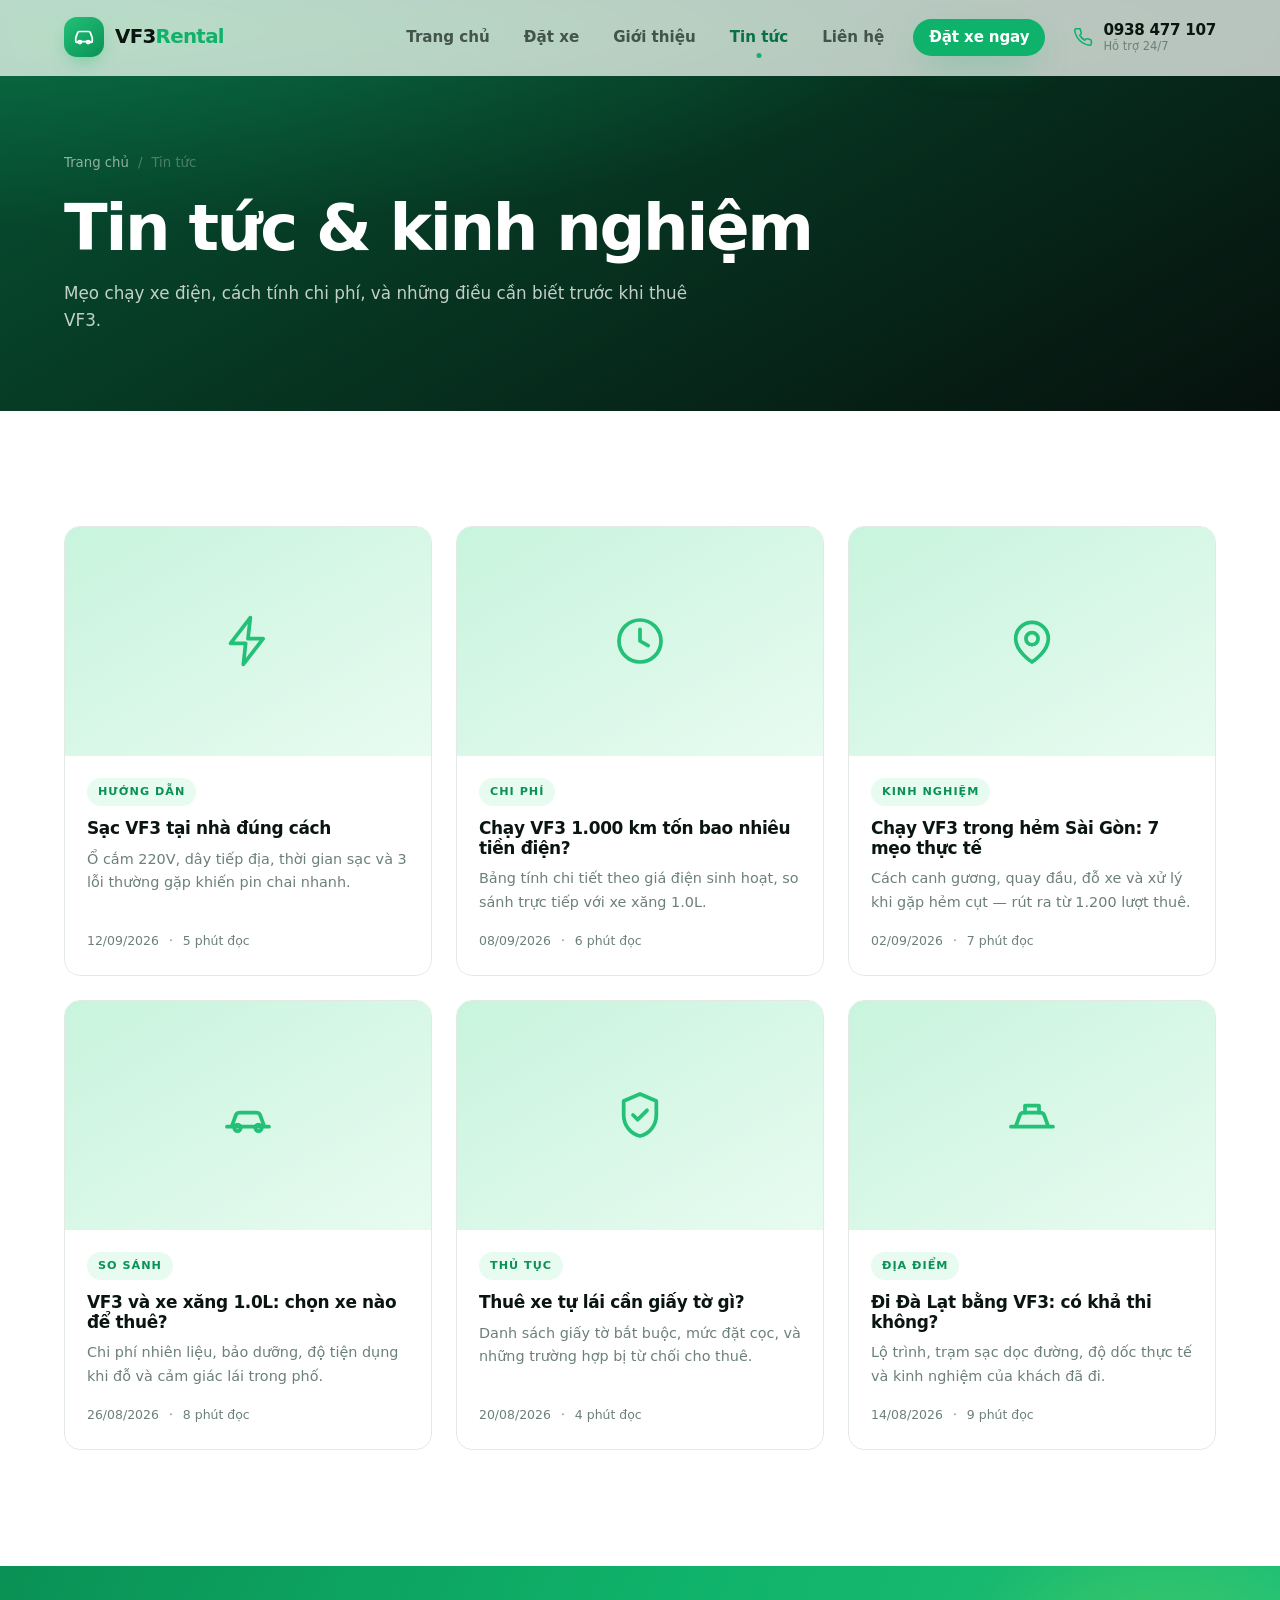
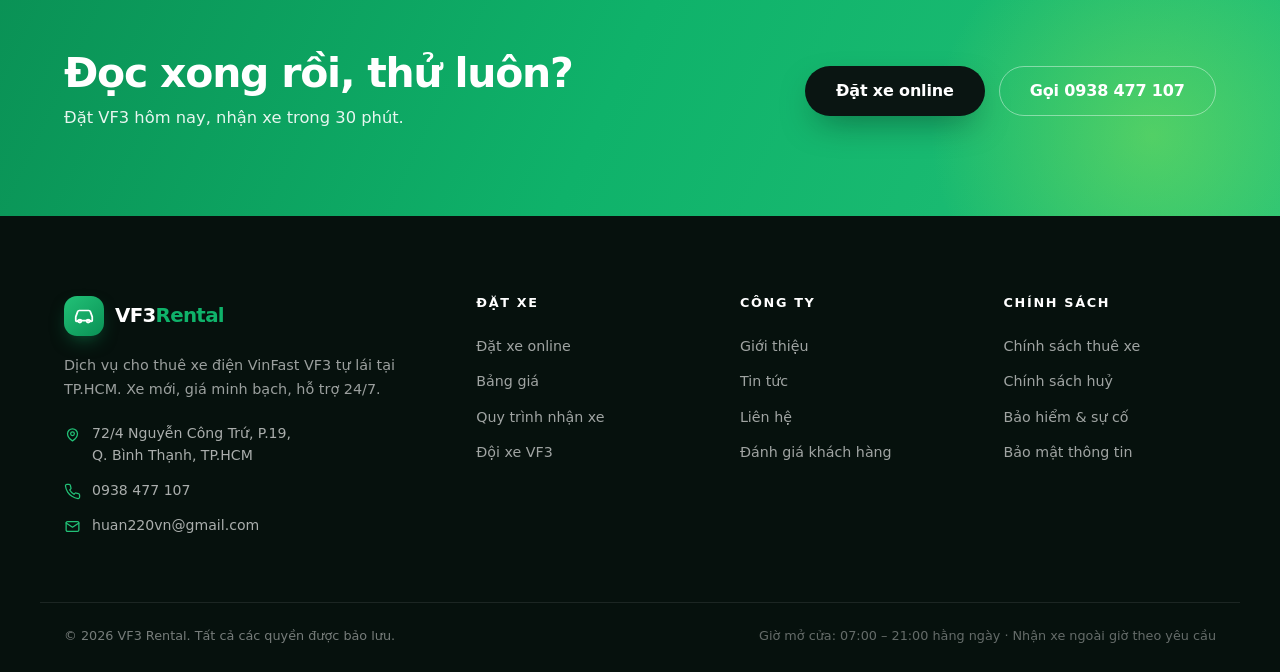
<file: tin-tuc.html>
<!DOCTYPE html>
<html lang="vi">
<head>
<meta charset="UTF-8">
<meta name="viewport" content="width=device-width, initial-scale=1.0">
<title>Tin tức — VF3 Rental | Kinh nghiệm thuê &amp; chạy xe điện VF3</title>
<meta name="description" content="Tin tức, kinh nghiệm thuê xe điện VinFast VF3: sạc pin, chi phí, mẹo chạy phố, so sánh với xe xăng.">
<meta name="theme-color" content="#0FB26A">
<link rel="icon" href="assets/img/favicon.svg" type="image/svg+xml">
<link rel="stylesheet" href="assets/css/style.css">
</head>
<body>
<div class="scroll-progress" id="scrollProgress"></div>

<header class="site-header" id="siteHeader">
  <div class="wrap header-inner">
    <a class="brand" href="index.html">
      <span class="brand-mark" aria-hidden="true"><svg viewBox="0 0 24 24" fill="none" stroke="currentColor" stroke-width="1.9" stroke-linecap="round" stroke-linejoin="round"><path d="M5 17h14M3 13l2-5.5A2 2 0 0 1 6.9 6h10.2a2 2 0 0 1 1.9 1.5L21 13v4a1 1 0 0 1-1 1h-1.5M3 13v4a1 1 0 0 0 1 1h1.5"/><circle cx="7.5" cy="17.5" r="1.6"/><circle cx="16.5" cy="17.5" r="1.6"/></svg></span>
      <span class="brand-text">VF3<span>Rental</span></span>
    </a>
    <nav class="nav" id="nav" aria-label="Điều hướng chính">
      <a href="index.html">Trang chủ</a>
      <a href="dat-xe.html">Đặt xe</a>
      <a href="gioi-thieu.html">Giới thiệu</a>
      <a href="tin-tuc.html" class="is-active">Tin tức</a>
      <a href="lien-he.html">Liên hệ</a>
      <a href="dat-xe.html" class="btn btn-primary btn-sm nav-cta">Đặt xe ngay</a>
    </nav>
    <div class="header-actions">
      <a class="hotline" href="tel:0938477107">
        <svg viewBox="0 0 24 24" fill="none" stroke="currentColor" stroke-width="1.9" stroke-linecap="round" stroke-linejoin="round"><path d="M22 16.9v3a2 2 0 0 1-2.2 2 19.8 19.8 0 0 1-8.6-3.1 19.5 19.5 0 0 1-6-6A19.8 19.8 0 0 1 2.1 4.2 2 2 0 0 1 4.1 2h3a2 2 0 0 1 2 1.7c.1 1 .4 1.9.7 2.8a2 2 0 0 1-.5 2.1L8.1 9.9a16 16 0 0 0 6 6l1.3-1.3a2 2 0 0 1 2.1-.4c.9.3 1.8.6 2.8.7a2 2 0 0 1 1.7 2Z"/></svg>
        <span><b>0938 477 107</b><small>Hỗ trợ 24/7</small></span>
      </a>
      <button class="burger" id="burger" aria-label="Mở menu" aria-expanded="false" aria-controls="nav"><span></span><span></span><span></span></button>
    </div>
  </div>
</header>

<main>
<section class="page-hero">
  <div class="wrap">
    <nav class="crumbs" aria-label="Breadcrumb"><a href="index.html">Trang chủ</a><span>/</span><span>Tin tức</span></nav>
    <h1>Tin tức &amp; kinh nghiệm</h1>
    <p>Mẹo chạy xe điện, cách tính chi phí, và những điều cần biết trước khi thuê VF3.</p>
  </div>
</section>

<section class="section">
  <div class="wrap">
    <div class="news-grid">

      <article class="news-card reveal">
        <div class="news-thumb"><svg viewBox="0 0 24 24" fill="none" stroke="currentColor" stroke-width="1.6" stroke-linecap="round" stroke-linejoin="round"><path d="M13 2 4.5 13H11l-1 9 8.5-11H12l1-9Z"/></svg></div>
        <div class="news-body">
          <span class="news-tag">Hướng dẫn</span>
          <h3>Sạc VF3 tại nhà đúng cách</h3>
          <p>Ổ cắm 220V, dây tiếp địa, thời gian sạc và 3 lỗi thường gặp khiến pin chai nhanh.</p>
          <div class="news-meta"><span>12/09/2026</span>·<span>5 phút đọc</span></div>
        </div>
      </article>

      <article class="news-card reveal" data-delay="1">
        <div class="news-thumb"><svg viewBox="0 0 24 24" fill="none" stroke="currentColor" stroke-width="1.6" stroke-linecap="round" stroke-linejoin="round"><circle cx="12" cy="12" r="9"/><path d="M12 7v5l3.5 2"/></svg></div>
        <div class="news-body">
          <span class="news-tag">Chi phí</span>
          <h3>Chạy VF3 1.000 km tốn bao nhiêu tiền điện?</h3>
          <p>Bảng tính chi tiết theo giá điện sinh hoạt, so sánh trực tiếp với xe xăng 1.0L.</p>
          <div class="news-meta"><span>08/09/2026</span>·<span>6 phút đọc</span></div>
        </div>
      </article>

      <article class="news-card reveal" data-delay="2">
        <div class="news-thumb"><svg viewBox="0 0 24 24" fill="none" stroke="currentColor" stroke-width="1.6" stroke-linecap="round" stroke-linejoin="round"><path d="M12 21s-7-4.4-7-10a7 7 0 0 1 14 0c0 5.6-7 10-7 10Z"/><circle cx="12" cy="11" r="2.6"/></svg></div>
        <div class="news-body">
          <span class="news-tag">Kinh nghiệm</span>
          <h3>Chạy VF3 trong hẻm Sài Gòn: 7 mẹo thực tế</h3>
          <p>Cách canh gương, quay đầu, đỗ xe và xử lý khi gặp hẻm cụt — rút ra từ 1.200 lượt thuê.</p>
          <div class="news-meta"><span>02/09/2026</span>·<span>7 phút đọc</span></div>
        </div>
      </article>

      <article class="news-card reveal">
        <div class="news-thumb"><svg viewBox="0 0 24 24" fill="none" stroke="currentColor" stroke-width="1.6" stroke-linecap="round" stroke-linejoin="round"><path d="M3 17h18M5 17l1.8-5A2 2 0 0 1 8.7 11h6.6a2 2 0 0 1 1.9 1l1.8 5"/><circle cx="7.5" cy="17.5" r="1.4"/><circle cx="16.5" cy="17.5" r="1.4"/></svg></div>
        <div class="news-body">
          <span class="news-tag">So sánh</span>
          <h3>VF3 và xe xăng 1.0L: chọn xe nào để thuê?</h3>
          <p>Chi phí nhiên liệu, bảo dưỡng, độ tiện dụng khi đỗ và cảm giác lái trong phố.</p>
          <div class="news-meta"><span>26/08/2026</span>·<span>8 phút đọc</span></div>
        </div>
      </article>

      <article class="news-card reveal" data-delay="1">
        <div class="news-thumb"><svg viewBox="0 0 24 24" fill="none" stroke="currentColor" stroke-width="1.6" stroke-linecap="round" stroke-linejoin="round"><path d="M12 3l7 3v6c0 4.4-3 8.2-7 9-4-.8-7-4.6-7-9V6l7-3Z"/><path d="m9 12 2 2 4-4"/></svg></div>
        <div class="news-body">
          <span class="news-tag">Thủ tục</span>
          <h3>Thuê xe tự lái cần giấy tờ gì?</h3>
          <p>Danh sách giấy tờ bắt buộc, mức đặt cọc, và những trường hợp bị từ chối cho thuê.</p>
          <div class="news-meta"><span>20/08/2026</span>·<span>4 phút đọc</span></div>
        </div>
      </article>

      <article class="news-card reveal" data-delay="2">
        <div class="news-thumb"><svg viewBox="0 0 24 24" fill="none" stroke="currentColor" stroke-width="1.6" stroke-linecap="round" stroke-linejoin="round"><path d="M3 17h18M5 17l1.8-5A2 2 0 0 1 8.7 11h6.6a2 2 0 0 1 1.9 1l1.8 5"/><path d="M9 11V8h6v3"/></svg></div>
        <div class="news-body">
          <span class="news-tag">Địa điểm</span>
          <h3>Đi Đà Lạt bằng VF3: có khả thi không?</h3>
          <p>Lộ trình, trạm sạc dọc đường, độ dốc thực tế và kinh nghiệm của khách đã đi.</p>
          <div class="news-meta"><span>14/08/2026</span>·<span>9 phút đọc</span></div>
        </div>
      </article>

    </div>
  </div>
</section>

<section class="cta-band">
  <div class="wrap cta-inner">
    <div class="reveal"><h2>Đọc xong rồi, thử luôn?</h2><p>Đặt VF3 hôm nay, nhận xe trong 30 phút.</p></div>
    <div class="cta-buttons reveal" data-delay="1">
      <a href="dat-xe.html" class="btn btn-dark btn-lg">Đặt xe online</a>
      <a href="tel:0938477107" class="btn btn-outline-light btn-lg">Gọi 0938 477 107</a>
    </div>
  </div>
</section>
</main>

<footer class="site-footer">
  <div class="wrap footer-grid">
    <div class="f-brand">
      <a class="brand brand--light" href="index.html">
        <span class="brand-mark" aria-hidden="true"><svg viewBox="0 0 24 24" fill="none" stroke="currentColor" stroke-width="1.9" stroke-linecap="round" stroke-linejoin="round"><path d="M5 17h14M3 13l2-5.5A2 2 0 0 1 6.9 6h10.2a2 2 0 0 1 1.9 1.5L21 13v4a1 1 0 0 1-1 1h-1.5M3 13v4a1 1 0 0 0 1 1h1.5"/><circle cx="7.5" cy="17.5" r="1.6"/><circle cx="16.5" cy="17.5" r="1.6"/></svg></span>
        <span class="brand-text">VF3<span>Rental</span></span>
      </a>
      <p>Dịch vụ cho thuê xe điện VinFast VF3 tự lái tại TP.HCM. Xe mới, giá minh bạch, hỗ trợ 24/7.</p>
      <ul class="f-contact">
        <li><svg viewBox="0 0 24 24" fill="none" stroke="currentColor" stroke-width="1.8" stroke-linecap="round" stroke-linejoin="round"><path d="M12 21s-7-4.4-7-10a7 7 0 0 1 14 0c0 5.6-7 10-7 10Z"/><circle cx="12" cy="11" r="2.6"/></svg><span>72/4 Nguyễn Công Trứ, P.19,<br>Q. Bình Thạnh, TP.HCM</span></li>
        <li><svg viewBox="0 0 24 24" fill="none" stroke="currentColor" stroke-width="1.8" stroke-linecap="round" stroke-linejoin="round"><path d="M22 16.9v3a2 2 0 0 1-2.2 2 19.8 19.8 0 0 1-8.6-3.1 19.5 19.5 0 0 1-6-6A19.8 19.8 0 0 1 2.1 4.2 2 2 0 0 1 4.1 2h3a2 2 0 0 1 2 1.7c.1 1 .4 1.9.7 2.8a2 2 0 0 1-.5 2.1L8.1 9.9a16 16 0 0 0 6 6l1.3-1.3a2 2 0 0 1 2.1-.4c.9.3 1.8.6 2.8.7a2 2 0 0 1 1.7 2Z"/></svg><a href="tel:0938477107">0938 477 107</a></li>
        <li><svg viewBox="0 0 24 24" fill="none" stroke="currentColor" stroke-width="1.8" stroke-linecap="round" stroke-linejoin="round"><rect x="3" y="5" width="18" height="14" rx="2"/><path d="m3 7 9 6 9-6"/></svg><a href="mailto:huan220vn@gmail.com">huan220vn@gmail.com</a></li>
      </ul>
    </div>
    <nav class="f-col" aria-label="Đặt xe">
      <h4>Đặt xe</h4>
      <a href="dat-xe.html">Đặt xe online</a>
      <a href="index.html#bang-gia">Bảng giá</a>
      <a href="index.html#quy-trinh">Quy trình nhận xe</a>
      <a href="index.html#xe">Đội xe VF3</a>
    </nav>
    <nav class="f-col" aria-label="Công ty">
      <h4>Công ty</h4>
      <a href="gioi-thieu.html">Giới thiệu</a>
      <a href="tin-tuc.html">Tin tức</a>
      <a href="lien-he.html">Liên hệ</a>
      <a href="index.html#danh-gia">Đánh giá khách hàng</a>
    </nav>
    <nav class="f-col" aria-label="Chính sách">
      <h4>Chính sách</h4>
      <a href="chinh-sach.html#thue">Chính sách thuê xe</a>
      <a href="chinh-sach.html#huy">Chính sách huỷ</a>
      <a href="chinh-sach.html#bao-hiem">Bảo hiểm &amp; sự cố</a>
      <a href="chinh-sach.html#bao-mat">Bảo mật thông tin</a>
    </nav>
  </div>
  <div class="wrap footer-bottom">
    <p>© <span id="year"></span> VF3 Rental. Tất cả các quyền được bảo lưu.</p>
    <p class="f-hours">Giờ mở cửa: 07:00 – 21:00 hằng ngày · Nhận xe ngoài giờ theo yêu cầu</p>
  </div>
</footer>

<a class="fab-call" href="tel:0938477107" aria-label="Gọi hotline 0938 477 107">
  <svg viewBox="0 0 24 24" fill="none" stroke="currentColor" stroke-width="2" stroke-linecap="round" stroke-linejoin="round"><path d="M22 16.9v3a2 2 0 0 1-2.2 2 19.8 19.8 0 0 1-8.6-3.1 19.5 19.5 0 0 1-6-6A19.8 19.8 0 0 1 2.1 4.2 2 2 0 0 1 4.1 2h3a2 2 0 0 1 2 1.7c.1 1 .4 1.9.7 2.8a2 2 0 0 1-.5 2.1L8.1 9.9a16 16 0 0 0 6 6l1.3-1.3a2 2 0 0 1 2.1-.4c.9.3 1.8.6 2.8.7a2 2 0 0 1 1.7 2Z"/></svg>
</a>

<script src="assets/js/config.js"></script>
<script src="assets/js/app.js"></script>
</body>
</html>
</file>
<file: assets/css/style.css>
/* ==========================================================================
   VF3 Rental — Design System
   Tác giả: VF3 Rental
   Phong cách: hiện đại, tối giản, xanh điện, chuyển động mượt
   ========================================================================== */

/* ---------- 1. Tokens ---------- */
:root{
  /* Màu thương hiệu */
  --green-50:#E8FBF1;
  --green-100:#C8F4DD;
  --green-200:#95E8BE;
  --green-300:#5CD79B;
  --green-400:#22C177;
  --green-500:#0FB26A;   /* primary */
  --green-600:#0A9155;
  --green-700:#087043;
  --green-800:#065434;
  --green-900:#043A24;

  --lime:#B7F34A;

  /* Trung tính */
  --ink:#0A1512;
  --ink-2:#122019;
  --body:#42544C;
  --muted:#6C807A;
  --line:#E3EAE6;
  --line-2:#EFF4F1;
  --bg:#FFFFFF;
  --bg-alt:#F6FAF8;
  --bg-deep:#06110D;

  /* Hệ thống */
  --radius-sm:10px;
  --radius:16px;
  --radius-lg:24px;
  --radius-xl:32px;
  --radius-pill:999px;

  --shadow-xs:0 1px 2px rgba(6,17,13,.06);
  --shadow-sm:0 2px 8px rgba(6,17,13,.06), 0 1px 2px rgba(6,17,13,.04);
  --shadow:0 10px 30px -12px rgba(6,17,13,.18), 0 2px 8px rgba(6,17,13,.05);
  --shadow-lg:0 30px 60px -20px rgba(6,17,13,.28), 0 8px 20px -8px rgba(6,17,13,.12);
  --shadow-green:0 14px 34px -12px rgba(15,178,106,.5);

  --wrap:1200px;
  --header-h:76px;

  --ease:cubic-bezier(.22,.61,.36,1);
  --ease-out:cubic-bezier(.16,1,.3,1);

  --font:"Inter","Segoe UI",system-ui,-apple-system,"Helvetica Neue",Arial,sans-serif;
}

/* ---------- 2. Reset ---------- */
*,*::before,*::after{box-sizing:border-box}
html{-webkit-text-size-adjust:100%;scroll-behavior:smooth;scroll-padding-top:calc(var(--header-h) + 20px)}
body{
  margin:0;
  font-family:var(--font);
  font-size:16.5px;
  line-height:1.65;
  color:var(--body);
  background:var(--bg);
  -webkit-font-smoothing:antialiased;
  text-rendering:optimizeLegibility;
  overflow-x:hidden;
}
img,svg,video{max-width:100%;display:block;height:auto}
a{color:inherit;text-decoration:none}
button,input,select,textarea{font:inherit;color:inherit}
h1,h2,h3,h4{
  color:var(--ink);
  line-height:1.15;
  letter-spacing:-.022em;
  margin:0 0 .5em;
  font-weight:800;
}
h1{font-size:clamp(2.3rem,5.2vw,4rem);letter-spacing:-.035em}
h2{font-size:clamp(1.7rem,3.2vw,2.6rem);letter-spacing:-.03em}
h3{font-size:1.25rem;letter-spacing:-.02em}
p{margin:0 0 1em}
ul,ol{margin:0;padding:0;list-style:none}
::selection{background:var(--green-200);color:var(--green-900)}
:focus-visible{outline:3px solid var(--green-400);outline-offset:3px;border-radius:6px}

/* ---------- 3. Layout ---------- */
.wrap{width:100%;max-width:var(--wrap);margin-inline:auto;padding-inline:24px}
.section{padding:clamp(64px,9vw,120px) 0}
.section-alt{background:var(--bg-alt)}
.sec-head{max-width:660px;margin:0 auto clamp(36px,5vw,60px);text-align:center}
.sec-head p{font-size:1.075rem;color:var(--muted);margin:0}
.eyebrow{
  display:inline-block;font-size:.775rem;font-weight:800;letter-spacing:.14em;
  text-transform:uppercase;color:var(--green-600);
  background:var(--green-50);border:1px solid var(--green-100);
  padding:7px 15px;border-radius:var(--radius-pill);margin-bottom:18px;
}

/* ---------- 4. Buttons ---------- */
.btn{
  --btn-bg:var(--green-500); --btn-fg:#fff;
  display:inline-flex;align-items:center;justify-content:center;gap:9px;
  padding:13px 24px;border:1.5px solid transparent;border-radius:var(--radius-pill);
  background:var(--btn-bg);color:var(--btn-fg);
  font-weight:700;font-size:.95rem;letter-spacing:-.01em;line-height:1;
  cursor:pointer;white-space:nowrap;
  transition:transform .22s var(--ease),box-shadow .22s var(--ease),background .22s var(--ease),border-color .22s var(--ease),color .22s var(--ease);
  box-shadow:var(--shadow-green);
}
.btn svg{width:18px;height:18px;flex:none}
.btn:hover{transform:translateY(-2px);box-shadow:0 18px 40px -14px rgba(15,178,106,.62)}
.btn:active{transform:translateY(0)}
.btn-primary:hover{background:var(--green-600)}
.btn-lg{padding:16px 30px;font-size:1rem}
.btn-sm{padding:10px 18px;font-size:.875rem}
.btn-block{width:100%}
.btn-ghost{
  background:#fff;color:var(--green-700);border-color:var(--line);
  box-shadow:var(--shadow-xs);
}
.btn-ghost:hover{background:var(--green-50);border-color:var(--green-200);color:var(--green-800);box-shadow:var(--shadow-sm)}
.btn-dark{background:var(--ink);color:#fff;box-shadow:0 14px 34px -12px rgba(6,17,13,.5)}
.btn-dark:hover{background:var(--ink-2)}
.btn-outline-light{background:transparent;color:#fff;border-color:rgba(255,255,255,.42);box-shadow:none}
.btn-outline-light:hover{background:rgba(255,255,255,.12);border-color:#fff;box-shadow:none}

/* ---------- 5. Thanh tiến trình cuộn ---------- */
.scroll-progress{
  position:fixed;inset:0 auto auto 0;height:3px;width:0;z-index:200;
  background:linear-gradient(90deg,var(--green-400),var(--lime));
  transition:width .1s linear;
}

/* ---------- 6. Header ---------- */
.site-header{
  position:fixed;inset:0 0 auto 0;z-index:100;height:var(--header-h);
  display:flex;align-items:center;
  background:rgba(255,255,255,.72);
  backdrop-filter:saturate(180%) blur(18px);
  -webkit-backdrop-filter:saturate(180%) blur(18px);
  border-bottom:1px solid transparent;
  transition:background .3s var(--ease),border-color .3s var(--ease),box-shadow .3s var(--ease);
}
.site-header.is-stuck{
  background:rgba(255,255,255,.94);
  border-bottom-color:var(--line);
  box-shadow:0 6px 24px -14px rgba(6,17,13,.2);
}
.header-inner{display:flex;align-items:center;gap:28px}

.brand{display:inline-flex;align-items:center;gap:11px;flex:none}
.brand-mark{
  width:40px;height:40px;flex:none;display:grid;place-items:center;
  border-radius:13px;color:#fff;
  background:linear-gradient(140deg,var(--green-400),var(--green-600));
  box-shadow:0 8px 20px -8px rgba(15,178,106,.65);
}
.brand-mark svg{width:22px;height:22px}
.brand-text{font-weight:900;font-size:1.24rem;color:var(--ink);letter-spacing:-.035em}
.brand-text span{color:var(--green-500)}
.brand--light .brand-text{color:#fff}

.nav{display:flex;align-items:center;gap:4px;margin-inline-start:auto}
.nav a{
  position:relative;padding:10px 15px;border-radius:var(--radius-pill);
  font-size:.945rem;font-weight:600;color:var(--body);
  transition:color .2s var(--ease),background .2s var(--ease);
}
.nav a:hover{color:var(--green-700);background:var(--green-50)}
.nav a.is-active{color:var(--green-700)}
.nav a.is-active::after{
  content:"";position:absolute;left:50%;bottom:2px;translate:-50% 0;
  width:5px;height:5px;border-radius:50%;background:var(--green-500);
}
.nav .nav-cta{margin-inline-start:10px;color:#fff!important;background:var(--green-500)}
.nav .nav-cta:hover{background:var(--green-600)}
.nav .nav-cta::after{display:none}

.header-actions{display:flex;align-items:center;gap:14px;flex:none}
.hotline{display:flex;align-items:center;gap:10px;color:var(--ink)}
.hotline svg{width:20px;height:20px;color:var(--green-500);flex:none}
.hotline b{display:block;font-size:.95rem;letter-spacing:-.02em;line-height:1.2}
.hotline small{display:block;font-size:.72rem;color:var(--muted);line-height:1.2}

.burger{
  display:none;width:44px;height:44px;border:1px solid var(--line);background:#fff;
  border-radius:13px;cursor:pointer;padding:0;place-items:center;gap:5px;
  box-shadow:var(--shadow-xs);
}
.burger span{display:block;width:19px;height:2px;border-radius:2px;background:var(--ink);transition:transform .3s var(--ease),opacity .2s}
.burger[aria-expanded="true"] span:nth-child(1){transform:translateY(7px) rotate(45deg)}
.burger[aria-expanded="true"] span:nth-child(2){opacity:0}
.burger[aria-expanded="true"] span:nth-child(3){transform:translateY(-7px) rotate(-45deg)}

/* ---------- 7. Hero ---------- */
.hero{
  position:relative;overflow:hidden;
  padding:calc(var(--header-h) + clamp(48px,7vw,90px)) 0 clamp(70px,9vw,120px);
  background:var(--bg-deep);
}
.hero-bg{position:absolute;inset:0;z-index:0}
.hero-bg img{width:100%;height:100%;object-fit:cover;opacity:.85}
.hero-overlay{
  position:absolute;inset:0;
  background:
    radial-gradient(120% 80% at 12% 8%,rgba(15,178,106,.32),transparent 60%),
    linear-gradient(180deg,rgba(6,17,13,.72) 0%,rgba(6,17,13,.82) 55%,rgba(6,17,13,.95) 100%);
}
.hero-inner{
  position:relative;z-index:1;
  display:grid;grid-template-columns:1.08fr .92fr;
  gap:clamp(32px,5vw,64px);align-items:center;
}
.hero-copy{color:rgba(255,255,255,.82)}
.pill{
  display:inline-flex;align-items:center;gap:9px;
  padding:8px 16px;border-radius:var(--radius-pill);
  background:rgba(255,255,255,.1);border:1px solid rgba(255,255,255,.2);
  backdrop-filter:blur(8px);
  font-size:.8rem;font-weight:700;letter-spacing:.02em;color:#fff;margin-bottom:22px;
}
.pill .dot{width:7px;height:7px;border-radius:50%;background:var(--lime);box-shadow:0 0 0 4px rgba(183,243,74,.22)}
.hero h1{color:#fff;margin-bottom:20px}
.grad{
  background:linear-gradient(100deg,var(--lime),var(--green-300) 55%,var(--green-200));
  -webkit-background-clip:text;background-clip:text;color:transparent;
}
.hero .lead{font-size:clamp(1rem,1.5vw,1.14rem);max-width:52ch;color:rgba(255,255,255,.8);margin-bottom:30px}
.hero-facts{display:flex;gap:clamp(20px,3vw,40px);margin-bottom:34px;flex-wrap:wrap}
.hero-facts li{display:flex;flex-direction:column}
.hero-facts strong{font-size:1.5rem;font-weight:800;color:#fff;letter-spacing:-.03em;line-height:1.1}
.hero-facts span{font-size:.8rem;color:rgba(255,255,255,.62);letter-spacing:.02em}
.hero-cta{display:flex;gap:14px;flex-wrap:wrap}
.hero-wave{position:absolute;inset:auto 0 -1px 0;z-index:2;line-height:0}
.hero-wave svg{width:100%;height:70px}

/* Form đặt nhanh */
.quick-book{
  background:rgba(255,255,255,.97);
  backdrop-filter:blur(20px);
  border:1px solid rgba(255,255,255,.6);
  border-radius:var(--radius-lg);
  padding:clamp(22px,3vw,30px);
  box-shadow:var(--shadow-lg);
}
.quick-book h2{font-size:1.3rem;margin-bottom:4px}
.qb-sub{font-size:.85rem;color:var(--muted);margin-bottom:20px}

.field{display:block;margin-bottom:14px}
.field>span{
  display:block;font-size:.775rem;font-weight:700;letter-spacing:.04em;
  text-transform:uppercase;color:var(--muted);margin-bottom:7px;
}
.field input,.field select,.field textarea{
  width:100%;padding:13px 15px;
  background:#fff;border:1.5px solid var(--line);border-radius:var(--radius-sm);
  font-size:.95rem;color:var(--ink);
  transition:border-color .2s var(--ease),box-shadow .2s var(--ease),background .2s;
  appearance:none;
}
.field select{
  background-image:url("data:image/svg+xml,%3Csvg xmlns='http://www.w3.org/2000/svg' width='14' height='14' viewBox='0 0 24 24' fill='none' stroke='%236C807A' stroke-width='2.4' stroke-linecap='round' stroke-linejoin='round'%3E%3Cpath d='m6 9 6 6 6-6'/%3E%3C/svg%3E");
  background-repeat:no-repeat;background-position:right 15px center;padding-right:42px;
}
.field textarea{resize:vertical;min-height:104px;line-height:1.6}
.field input:focus,.field select:focus,.field textarea:focus{
  outline:none;border-color:var(--green-400);
  box-shadow:0 0 0 4px rgba(34,193,119,.14);
}
.field-row{display:grid;grid-template-columns:1fr 1fr;gap:14px}
.field .hint{font-size:.76rem;color:var(--muted);margin-top:6px;text-transform:none;letter-spacing:0;font-weight:500}
.qb-note{font-size:.775rem;color:var(--muted);text-align:center;margin:14px 0 0}

/* ---------- 8. Trust bar ---------- */
.trustbar{padding:0 0 8px;background:var(--bg)}
.trust-grid{
  display:grid;grid-template-columns:repeat(4,1fr);gap:20px;
  padding:30px 24px;
  background:#fff;border:1px solid var(--line);border-radius:var(--radius-lg);
  box-shadow:var(--shadow);margin-top:-52px;position:relative;z-index:5;
}
.trust{text-align:center;padding:8px 6px;border-right:1px solid var(--line-2)}
.trust:last-child{border-right:0}
.trust b{display:block;font-size:1.4rem;font-weight:800;color:var(--green-600);letter-spacing:-.03em}
.trust span{font-size:.83rem;color:var(--muted)}

/* ---------- 9. Cards ---------- */
.cards-3{display:grid;grid-template-columns:repeat(3,1fr);gap:22px}
.card{
  background:#fff;border:1px solid var(--line);border-radius:var(--radius);
  padding:30px 26px;
  transition:transform .3s var(--ease-out),box-shadow .3s var(--ease-out),border-color .3s;
}
.card:hover{transform:translateY(-5px);box-shadow:var(--shadow);border-color:var(--green-200)}
.card-ico{
  width:52px;height:52px;display:grid;place-items:center;margin-bottom:18px;
  border-radius:15px;color:var(--green-600);
  background:linear-gradient(140deg,var(--green-50),var(--green-100));
}
.card-ico svg{width:25px;height:25px}
.card h3{margin-bottom:9px}
.card p{margin:0;font-size:.945rem;color:var(--muted)}
.card p b{color:var(--ink);font-weight:700}

/* ---------- 10. Showcase xe ---------- */
.car-showcase{
  display:grid;grid-template-columns:1.05fr .95fr;
  gap:clamp(32px,5vw,64px);align-items:center;
}
.car-visual{position:relative}
.car-visual img{
  width:100%;border-radius:var(--radius-lg);
  background:linear-gradient(150deg,var(--green-50),#fff);
  border:1px solid var(--line);box-shadow:var(--shadow-lg);
}
.car-badge{
  position:absolute;top:18px;left:18px;
  display:inline-flex;align-items:center;gap:8px;
  padding:9px 16px;border-radius:var(--radius-pill);
  background:var(--green-500);color:#fff;
  font-size:.8rem;font-weight:800;letter-spacing:.01em;
  box-shadow:var(--shadow-green);
}
.car-badge::before{
  content:"";width:7px;height:7px;border-radius:50%;background:var(--lime);
  animation:pulse 2s var(--ease) infinite;
}
@keyframes pulse{0%,100%{opacity:1;transform:scale(1)}50%{opacity:.45;transform:scale(.82)}}
.car-info h3{font-size:clamp(1.5rem,2.4vw,2rem)}
.car-sub{color:var(--muted);font-size:.95rem;margin-bottom:24px}

.specs{
  display:grid;grid-template-columns:1fr 1fr;gap:2px 26px;
  margin:0 0 24px;padding:22px 0;
  border-top:1px solid var(--line);border-bottom:1px solid var(--line);
}
.specs>div{display:flex;justify-content:space-between;gap:12px;padding:7px 0;font-size:.9rem}
.specs dt{color:var(--muted)}
.specs dd{margin:0;font-weight:700;color:var(--ink);text-align:right}

.ticks{margin-bottom:24px}
.ticks li{
  position:relative;padding-left:30px;margin-bottom:10px;
  font-size:.93rem;color:var(--body);
}
.ticks li::before{
  content:"";position:absolute;left:0;top:.32em;
  width:19px;height:19px;border-radius:50%;
  background:var(--green-100) url("data:image/svg+xml,%3Csvg xmlns='http://www.w3.org/2000/svg' width='12' height='12' viewBox='0 0 24 24' fill='none' stroke='%230A9155' stroke-width='3.4' stroke-linecap='round' stroke-linejoin='round'%3E%3Cpath d='m5 12 5 5L20 7'/%3E%3C/svg%3E") center/12px no-repeat;
}

/* ---------- 11. Bảng giá ---------- */
.pricing{display:grid;grid-template-columns:repeat(3,1fr);gap:22px;align-items:start}
.price-card{
  position:relative;
  background:#fff;border:1px solid var(--line);border-radius:var(--radius-lg);
  padding:34px 28px;
  transition:transform .3s var(--ease-out),box-shadow .3s var(--ease-out),border-color .3s;
}
.price-card:hover{transform:translateY(-5px);box-shadow:var(--shadow);border-color:var(--green-200)}
.price-card--hot{
  border-color:var(--green-300);
  box-shadow:var(--shadow-lg);
  background:linear-gradient(180deg,#fff,var(--green-50));
}
.ribbon{
  position:absolute;top:-13px;left:50%;translate:-50% 0;
  padding:6px 18px;border-radius:var(--radius-pill);
  background:var(--green-500);color:#fff;
  font-size:.72rem;font-weight:800;letter-spacing:.07em;text-transform:uppercase;
  box-shadow:var(--shadow-green);white-space:nowrap;
}
.price-card h3{font-size:1.1rem;margin-bottom:6px}
.price{margin:0 0 6px;display:flex;align-items:baseline;gap:4px}
.price span{font-size:clamp(1.9rem,3vw,2.4rem);font-weight:900;color:var(--ink);letter-spacing:-.04em}
.price-note{font-size:.82rem;color:var(--muted);margin-bottom:22px}
.price-card .ticks{margin-bottom:26px;padding-top:20px;border-top:1px solid var(--line)}

/* ---------- 12. Quy trình ---------- */
.steps{
  display:grid;grid-template-columns:repeat(4,1fr);gap:24px;
  counter-reset:s;
}
.steps li{position:relative;padding-top:14px}
.steps li::before{
  content:"";position:absolute;top:0;left:0;width:44px;height:3px;border-radius:3px;
  background:linear-gradient(90deg,var(--green-400),var(--lime));
}
.step-n{
  display:block;font-size:.78rem;font-weight:800;letter-spacing:.14em;
  color:var(--green-500);margin-bottom:10px;
}
.steps h3{font-size:1.08rem;margin-bottom:7px}
.steps p{font-size:.9rem;color:var(--muted);margin:0}

/* ---------- 13. Đánh giá ---------- */
.reviews{display:grid;grid-template-columns:repeat(3,1fr);gap:22px}
.review{
  margin:0;background:#fff;border:1px solid var(--line);border-radius:var(--radius);
  padding:28px 26px;
  transition:transform .3s var(--ease-out),box-shadow .3s var(--ease-out);
}
.review:hover{transform:translateY(-4px);box-shadow:var(--shadow)}
.stars{color:#F5A623;font-size:1.05rem;letter-spacing:2px;margin-bottom:14px}
.review blockquote{margin:0 0 20px;font-size:.95rem;color:var(--body);line-height:1.7}
.review figcaption{display:flex;align-items:center;gap:12px}
.av{
  width:42px;height:42px;flex:none;display:grid;place-items:center;border-radius:50%;
  background:linear-gradient(140deg,var(--green-400),var(--green-600));
  color:#fff;font-weight:800;font-size:.85rem;letter-spacing:.02em;
}
.review figcaption b{display:block;font-size:.92rem;color:var(--ink);letter-spacing:-.01em}
.review figcaption small{display:block;font-size:.78rem;color:var(--muted)}

/* ---------- 14. CTA band ---------- */
.cta-band{
  position:relative;overflow:hidden;
  background:linear-gradient(115deg,var(--green-600),var(--green-500) 48%,var(--green-400));
  color:#fff;padding:clamp(52px,7vw,84px) 0;
}
.cta-band::after{
  content:"";position:absolute;inset:auto -8% -60% auto;
  width:460px;height:460px;border-radius:50%;
  background:radial-gradient(circle,rgba(183,243,74,.34),transparent 68%);
}
.cta-inner{
  position:relative;z-index:1;
  display:flex;align-items:center;justify-content:space-between;
  gap:32px;flex-wrap:wrap;
}
.cta-band h2{color:#fff;margin-bottom:8px}
.cta-band p{margin:0;color:rgba(255,255,255,.9);font-size:1.02rem}
.cta-buttons{display:flex;gap:14px;flex-wrap:wrap}

/* ---------- 15. Footer ---------- */
.site-footer{background:var(--bg-deep);color:rgba(255,255,255,.66);padding:clamp(52px,7vw,80px) 0 0}
.footer-grid{
  display:grid;grid-template-columns:1.7fr 1fr 1fr 1fr;
  gap:clamp(28px,4vw,52px);padding-bottom:52px;
}
.f-brand p{font-size:.9rem;margin:18px 0 22px;max-width:38ch;color:rgba(255,255,255,.6)}
.f-contact li{display:flex;gap:11px;margin-bottom:13px;font-size:.88rem;line-height:1.55}
.f-contact svg{width:17px;height:17px;flex:none;margin-top:3px;color:var(--green-400)}
.f-contact a:hover{color:#fff}
.f-col h4{
  color:#fff;font-size:.8rem;letter-spacing:.13em;text-transform:uppercase;
  margin-bottom:18px;font-weight:800;
}
.f-col a{display:block;font-size:.89rem;padding:6px 0;color:rgba(255,255,255,.62);transition:color .2s,padding-left .2s var(--ease)}
.f-col a:hover{color:var(--green-300);padding-left:5px}
.footer-bottom{
  display:flex;justify-content:space-between;gap:16px;flex-wrap:wrap;
  padding:22px 24px 26px;border-top:1px solid rgba(255,255,255,.09);
  font-size:.8rem;color:rgba(255,255,255,.45);
}
.footer-bottom p{margin:0}
.f-hours{color:rgba(255,255,255,.38)}

/* ---------- 16. FAB gọi điện ---------- */
.fab-call{
  position:fixed;right:20px;bottom:20px;z-index:90;
  width:56px;height:56px;display:none;place-items:center;border-radius:50%;
  background:var(--green-500);color:#fff;
  box-shadow:0 12px 30px -8px rgba(15,178,106,.7);
  animation:float 3s var(--ease) infinite;
}
.fab-call svg{width:24px;height:24px}
@keyframes float{0%,100%{transform:translateY(0)}50%{transform:translateY(-6px)}}

/* ---------- 17. Reveal on scroll ---------- */
.reveal{opacity:0;transform:translateY(22px);will-change:opacity,transform}
.reveal.is-in{
  opacity:1;transform:none;
  transition:opacity .7s var(--ease-out),transform .7s var(--ease-out);
}
.reveal[data-delay="1"].is-in{transition-delay:.09s}
.reveal[data-delay="2"].is-in{transition-delay:.18s}
.reveal[data-delay="3"].is-in{transition-delay:.27s}
.reveal[data-delay="4"].is-in{transition-delay:.36s}
@media (prefers-reduced-motion:reduce){
  .reveal{opacity:1;transform:none}
  *{animation-duration:.01ms!important;transition-duration:.01ms!important}
}

/* ==========================================================================
   TRANG CON
   ========================================================================== */
.page-hero{
  position:relative;color:#fff;
  padding:calc(var(--header-h) + clamp(46px,6vw,76px)) 0 clamp(46px,6vw,76px);
  background:
    radial-gradient(110% 90% at 8% 0%,rgba(15,178,106,.34),transparent 62%),
    linear-gradient(150deg,var(--green-800),var(--bg-deep));
  overflow:hidden;
}
.page-hero h1{color:#fff;margin-bottom:14px}
.page-hero p{color:rgba(255,255,255,.76);max-width:60ch;margin:0;font-size:1.05rem}
.crumbs{display:flex;gap:9px;align-items:center;font-size:.83rem;color:rgba(255,255,255,.55);margin-bottom:18px}
.crumbs a:hover{color:#fff}
.crumbs span{opacity:.5}

.split{display:grid;grid-template-columns:1.15fr .85fr;gap:clamp(32px,5vw,60px);align-items:start}
.panel{
  background:#fff;border:1px solid var(--line);border-radius:var(--radius-lg);
  padding:clamp(24px,3.4vw,38px);box-shadow:var(--shadow);
}
.panel--sticky{position:sticky;top:calc(var(--header-h) + 22px)}
.panel h2{font-size:1.35rem;margin-bottom:6px}
.panel .sub{font-size:.9rem;color:var(--muted);margin-bottom:24px}

.form-grid{display:grid;grid-template-columns:1fr 1fr;gap:0 18px}
.form-grid .span-2{grid-column:span 2}
fieldset{border:0;margin:0 0 8px;padding:0}
legend{
  font-size:.78rem;font-weight:800;letter-spacing:.1em;text-transform:uppercase;
  color:var(--green-600);margin-bottom:16px;padding:0;
}
.divider{height:1px;background:var(--line);margin:26px 0}

.radio-cards{display:grid;grid-template-columns:1fr 1fr;gap:12px;margin-bottom:14px}
.radio-card{
  position:relative;display:block;cursor:pointer;
  border:1.5px solid var(--line);border-radius:var(--radius);
  padding:16px 16px 16px 46px;background:#fff;
  transition:border-color .2s var(--ease),background .2s var(--ease),box-shadow .2s;
}
.radio-card input{position:absolute;opacity:0;pointer-events:none}
.radio-card::before{
  content:"";position:absolute;left:16px;top:17px;
  width:19px;height:19px;border-radius:50%;
  border:2px solid var(--line);background:#fff;transition:border-color .2s,background .2s;
}
.radio-card::after{
  content:"";position:absolute;left:22px;top:23px;
  width:7px;height:7px;border-radius:50%;background:transparent;transition:background .2s;
}
.radio-card:has(input:checked){border-color:var(--green-400);background:var(--green-50);box-shadow:0 4px 14px -6px rgba(15,178,106,.35)}
.radio-card:has(input:checked)::before{border-color:var(--green-500)}
.radio-card:has(input:checked)::after{background:var(--green-500)}
.radio-card b{display:block;font-size:.95rem;color:var(--ink);letter-spacing:-.01em}
.radio-card small{display:block;font-size:.79rem;color:var(--muted);margin-top:2px}

.summary{background:var(--bg-alt);border:1px solid var(--line);border-radius:var(--radius);padding:22px}
.summary h3{font-size:1rem;margin-bottom:16px}
.summary dl{margin:0}
.summary .srow{display:flex;justify-content:space-between;gap:14px;padding:9px 0;font-size:.9rem;border-bottom:1px dashed var(--line)}
.summary .srow:last-child{border-bottom:0}
.summary dt{color:var(--muted)}
.summary dd{margin:0;font-weight:700;color:var(--ink);text-align:right}
.summary .total{margin-top:12px;padding-top:14px;border-top:2px solid var(--green-200)}
.summary .total dt{font-weight:800;color:var(--ink);font-size:1rem}
.summary .total dd{font-size:1.35rem;font-weight:900;color:var(--green-600);letter-spacing:-.03em}

.alert{
  display:none;gap:11px;align-items:flex-start;
  padding:14px 16px;border-radius:var(--radius-sm);font-size:.9rem;
  margin-bottom:20px;line-height:1.55;
}
.alert.is-on{display:flex}
.alert svg{width:19px;height:19px;flex:none;margin-top:2px}
.alert-err{background:#FEF2F2;border:1px solid #FECACA;color:#991B1B}
.alert-ok{background:var(--green-50);border:1px solid var(--green-200);color:var(--green-800)}

.info-list li{display:flex;gap:13px;padding:14px 0;border-bottom:1px solid var(--line-2);font-size:.92rem}
.info-list li:last-child{border-bottom:0}
.info-list svg{width:19px;height:19px;flex:none;margin-top:2px;color:var(--green-500)}
.info-list b{display:block;color:var(--ink);letter-spacing:-.01em;margin-bottom:1px}
.info-list span{color:var(--muted);font-size:.88rem}

.map-embed{
  border-radius:var(--radius);overflow:hidden;border:1px solid var(--line);
  box-shadow:var(--shadow-sm);margin-top:20px;
}
.map-embed iframe{width:100%;height:330px;border:0;display:block}

.article{max-width:760px;margin-inline:auto}
.article h2{margin-top:38px}
.article h3{margin-top:26px}
.article p,.article li{font-size:1.01rem}
.article ul{list-style:disc;padding-left:22px;margin-bottom:1em}
.article ul li{margin-bottom:8px}
.article ol{list-style:decimal;padding-left:22px;margin-bottom:1em}
.article ol li{margin-bottom:8px}
.article blockquote{
  margin:24px 0;padding:18px 22px;border-left:4px solid var(--green-400);
  background:var(--green-50);border-radius:0 var(--radius-sm) var(--radius-sm) 0;
}
.article blockquote p{margin:0}

.news-grid{display:grid;grid-template-columns:repeat(3,1fr);gap:24px}
.news-card{
  display:flex;flex-direction:column;background:#fff;border:1px solid var(--line);
  border-radius:var(--radius);overflow:hidden;
  transition:transform .3s var(--ease-out),box-shadow .3s var(--ease-out);
}
.news-card:hover{transform:translateY(-5px);box-shadow:var(--shadow)}
.news-thumb{aspect-ratio:16/10;background:linear-gradient(150deg,var(--green-100),var(--green-50));display:grid;place-items:center}
.news-thumb svg{width:56px;height:56px;color:var(--green-400)}
.news-body{padding:22px 22px 24px;display:flex;flex-direction:column;flex:1}
.news-tag{
  align-self:flex-start;font-size:.7rem;font-weight:800;letter-spacing:.09em;text-transform:uppercase;
  color:var(--green-600);background:var(--green-50);border-radius:var(--radius-pill);
  padding:5px 11px;margin-bottom:13px;
}
.news-body h3{font-size:1.06rem;margin-bottom:9px}
.news-body p{font-size:.9rem;color:var(--muted);margin-bottom:16px}
.news-meta{margin-top:auto;font-size:.78rem;color:var(--muted);display:flex;gap:10px;align-items:center}

/* ---------- 18. Responsive ---------- */
@media (max-width:1080px){
  .hero-inner{grid-template-columns:1fr;gap:40px}
  .quick-book{max-width:520px}
  .cards-3,.pricing,.reviews,.news-grid{grid-template-columns:repeat(2,1fr)}
  .steps{grid-template-columns:repeat(2,1fr);gap:30px}
  .car-showcase{grid-template-columns:1fr;gap:36px}
  .split{grid-template-columns:1fr}
  .panel--sticky{position:static}
  .footer-grid{grid-template-columns:1fr 1fr}
}
@media (max-width:820px){
  :root{--header-h:68px}
  .burger{display:grid}
  .nav{
    position:fixed;inset:var(--header-h) 0 auto 0;
    flex-direction:column;align-items:stretch;gap:2px;margin:0;
    background:#fff;border-bottom:1px solid var(--line);
    padding:14px 20px 22px;box-shadow:var(--shadow-lg);
    transform:translateY(-130%);transition:transform .38s var(--ease-out);
    max-height:calc(100vh - var(--header-h));overflow-y:auto;
  }
  .nav.is-open{transform:translateY(0)}
  .nav a{padding:14px 12px;border-radius:var(--radius-sm);font-size:1rem}
  .nav a.is-active::after{display:none}
  .nav .nav-cta{margin:10px 0 0;text-align:center;justify-content:center}
  .hotline{display:none}
  .trust-grid{grid-template-columns:1fr 1fr;gap:8px;padding:22px 16px;margin-top:-40px}
  .trust{border-right:0}
  .fab-call{display:grid}
  .footer-grid{grid-template-columns:1fr;gap:34px;padding-bottom:38px}
}
@media (max-width:560px){
  body{font-size:16px}
  .wrap{padding-inline:18px}
  .cards-3,.pricing,.reviews,.news-grid,.steps,.specs,.form-grid,.radio-cards,.field-row{grid-template-columns:1fr}
  .form-grid .span-2{grid-column:span 1}
  .specs>div{justify-content:space-between}
  .btn-lg{padding:15px 24px;font-size:.95rem}
  .hero-cta .btn,.cta-buttons .btn{width:100%}
  .cta-inner{flex-direction:column;text-align:center}
  .footer-bottom{flex-direction:column;text-align:center}
}

/* ---------- 19. In ấn ---------- */
@media print{
  .site-header,.fab-call,.scroll-progress,.hero-bg,.quick-book,.cta-band,.site-footer{display:none}
  body{color:#000}
  .panel{box-shadow:none;border-color:#ccc}
}
</file>
